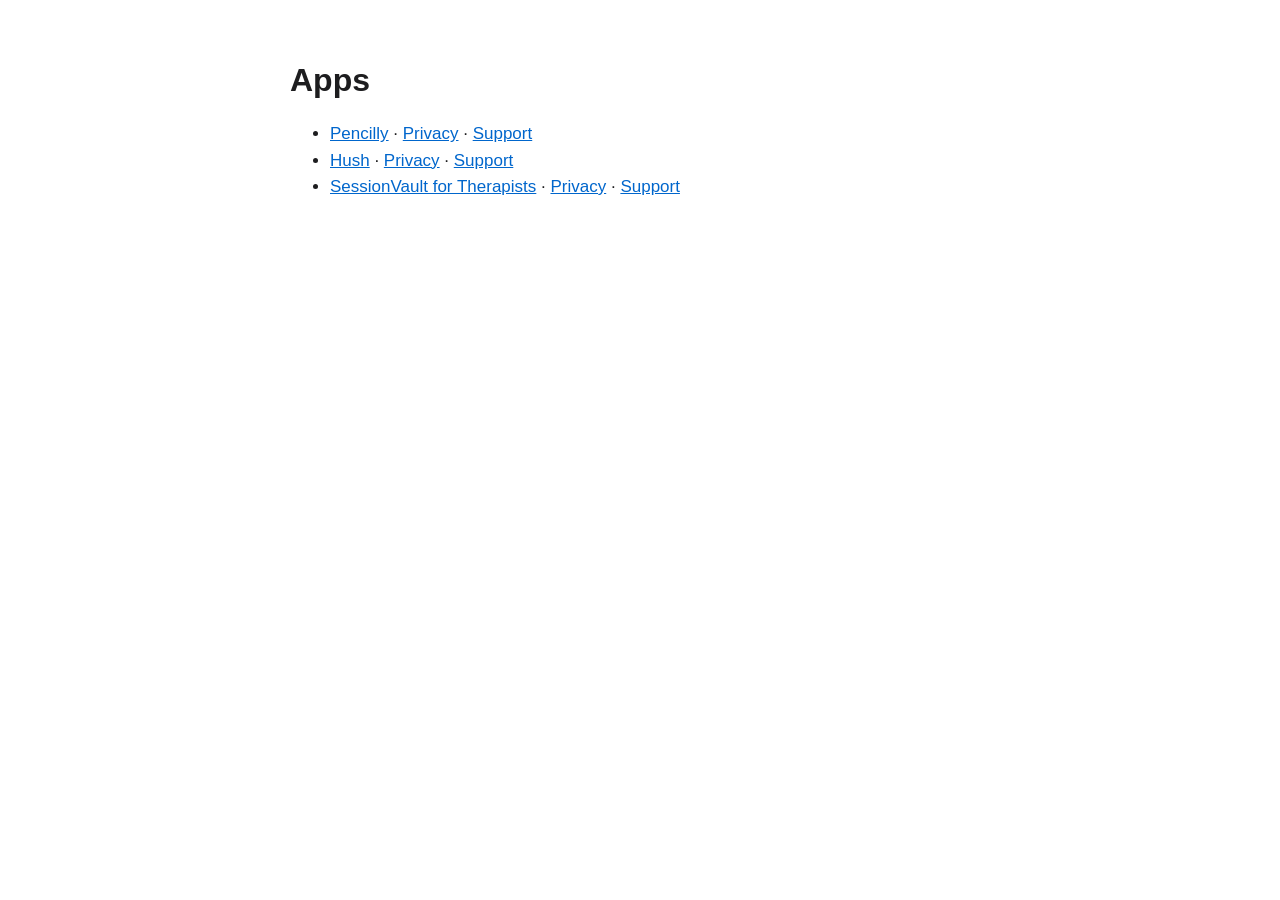
<file: index.html>
<!doctype html>
<html lang="en"><head><meta charset="utf-8"><meta name="viewport" content="width=device-width,initial-scale=1">
<title>rohanjsh apps</title><link rel="stylesheet" href="style.css"></head>
<body><main><h1>Apps</h1>
<ul><li><a href="pencilly/">Pencilly</a> · <a href="pencilly/privacy.html">Privacy</a> · <a href="pencilly/support.html">Support</a></li><li><a href="hush/">Hush</a> · <a href="hush/privacy.html">Privacy</a> · <a href="hush/support.html">Support</a></li><li><a href="sessionvault/">SessionVault for Therapists</a> · <a href="sessionvault/privacy.html">Privacy</a> · <a href="sessionvault/support.html">Support</a></li></ul>
</main></body></html>
</file>
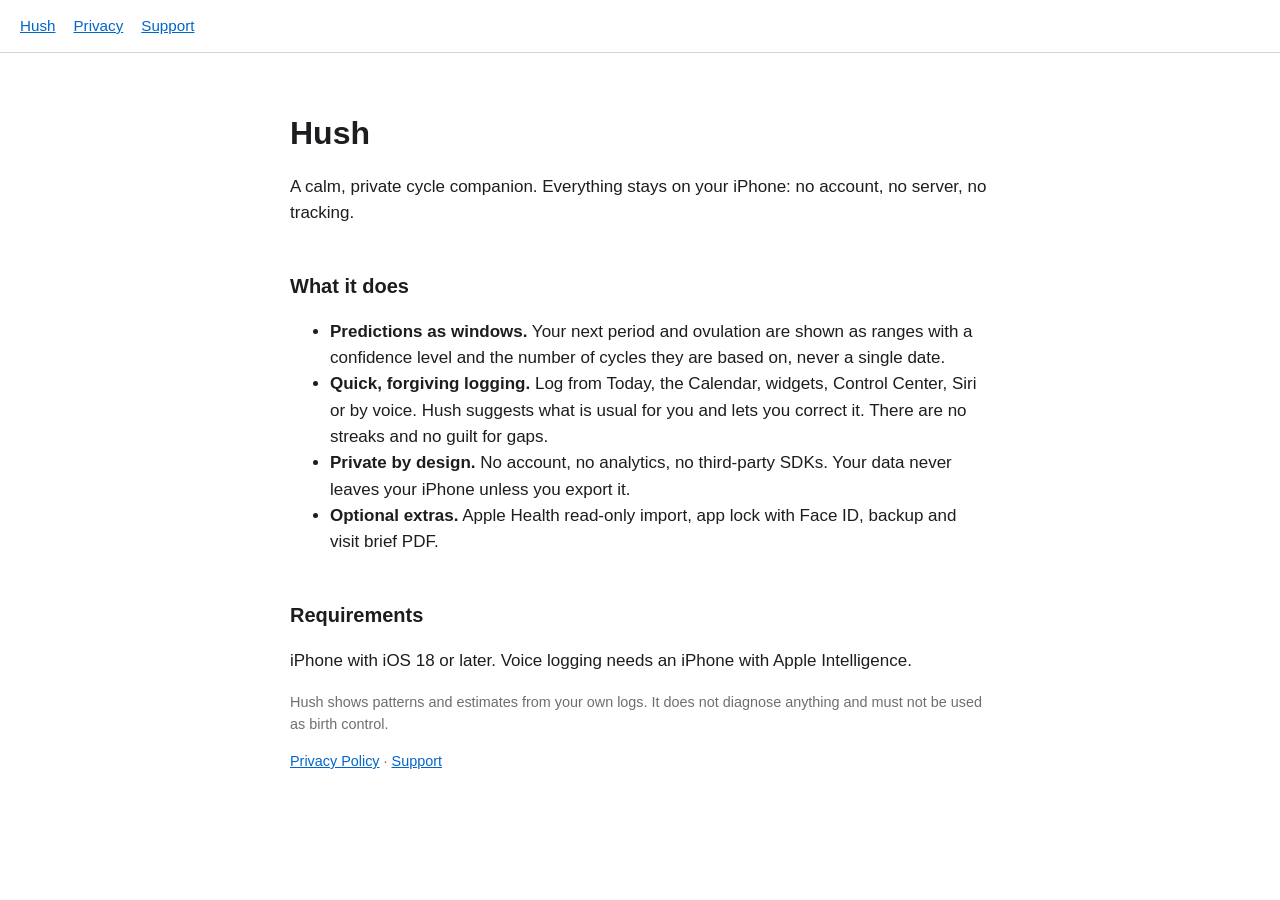
<file: hush/index.html>
<!doctype html>
<html lang="en"><head><meta charset="utf-8"><meta name="viewport" content="width=device-width,initial-scale=1">
<title>Hush: a private cycle companion</title><link rel="stylesheet" href="style.css"></head>
<body><nav><a href="index.html">Hush</a><a href="privacy.html">Privacy</a><a href="support.html">Support</a></nav>
<main>
<h1>Hush</h1>
<p class="lead">A calm, private cycle companion. Everything stays on your iPhone: no account, no server, no tracking.</p>

<h2>What it does</h2>
<ul>
<li><strong>Predictions as windows.</strong> Your next period and ovulation are shown as ranges with a confidence level and the number of cycles they are based on, never a single date.</li>
<li><strong>Quick, forgiving logging.</strong> Log from Today, the Calendar, widgets, Control Center, Siri or by voice. Hush suggests what is usual for you and lets you correct it. There are no streaks and no guilt for gaps.</li>
<li><strong>Private by design.</strong> No account, no analytics, no third-party SDKs. Your data never leaves your iPhone unless you export it.</li>
<li><strong>Optional extras.</strong> Apple Health read-only import, app lock with Face ID, backup and visit brief PDF.</li>
</ul>

<h2>Requirements</h2>
<p>iPhone with iOS 18 or later. Voice logging needs an iPhone with Apple Intelligence.</p>

<p class="muted">Hush shows patterns and estimates from your own logs. It does not diagnose anything and must not be used as birth control.</p>
<p class="muted"><a href="privacy.html">Privacy Policy</a> · <a href="support.html">Support</a></p>
</main></body></html>
</file>
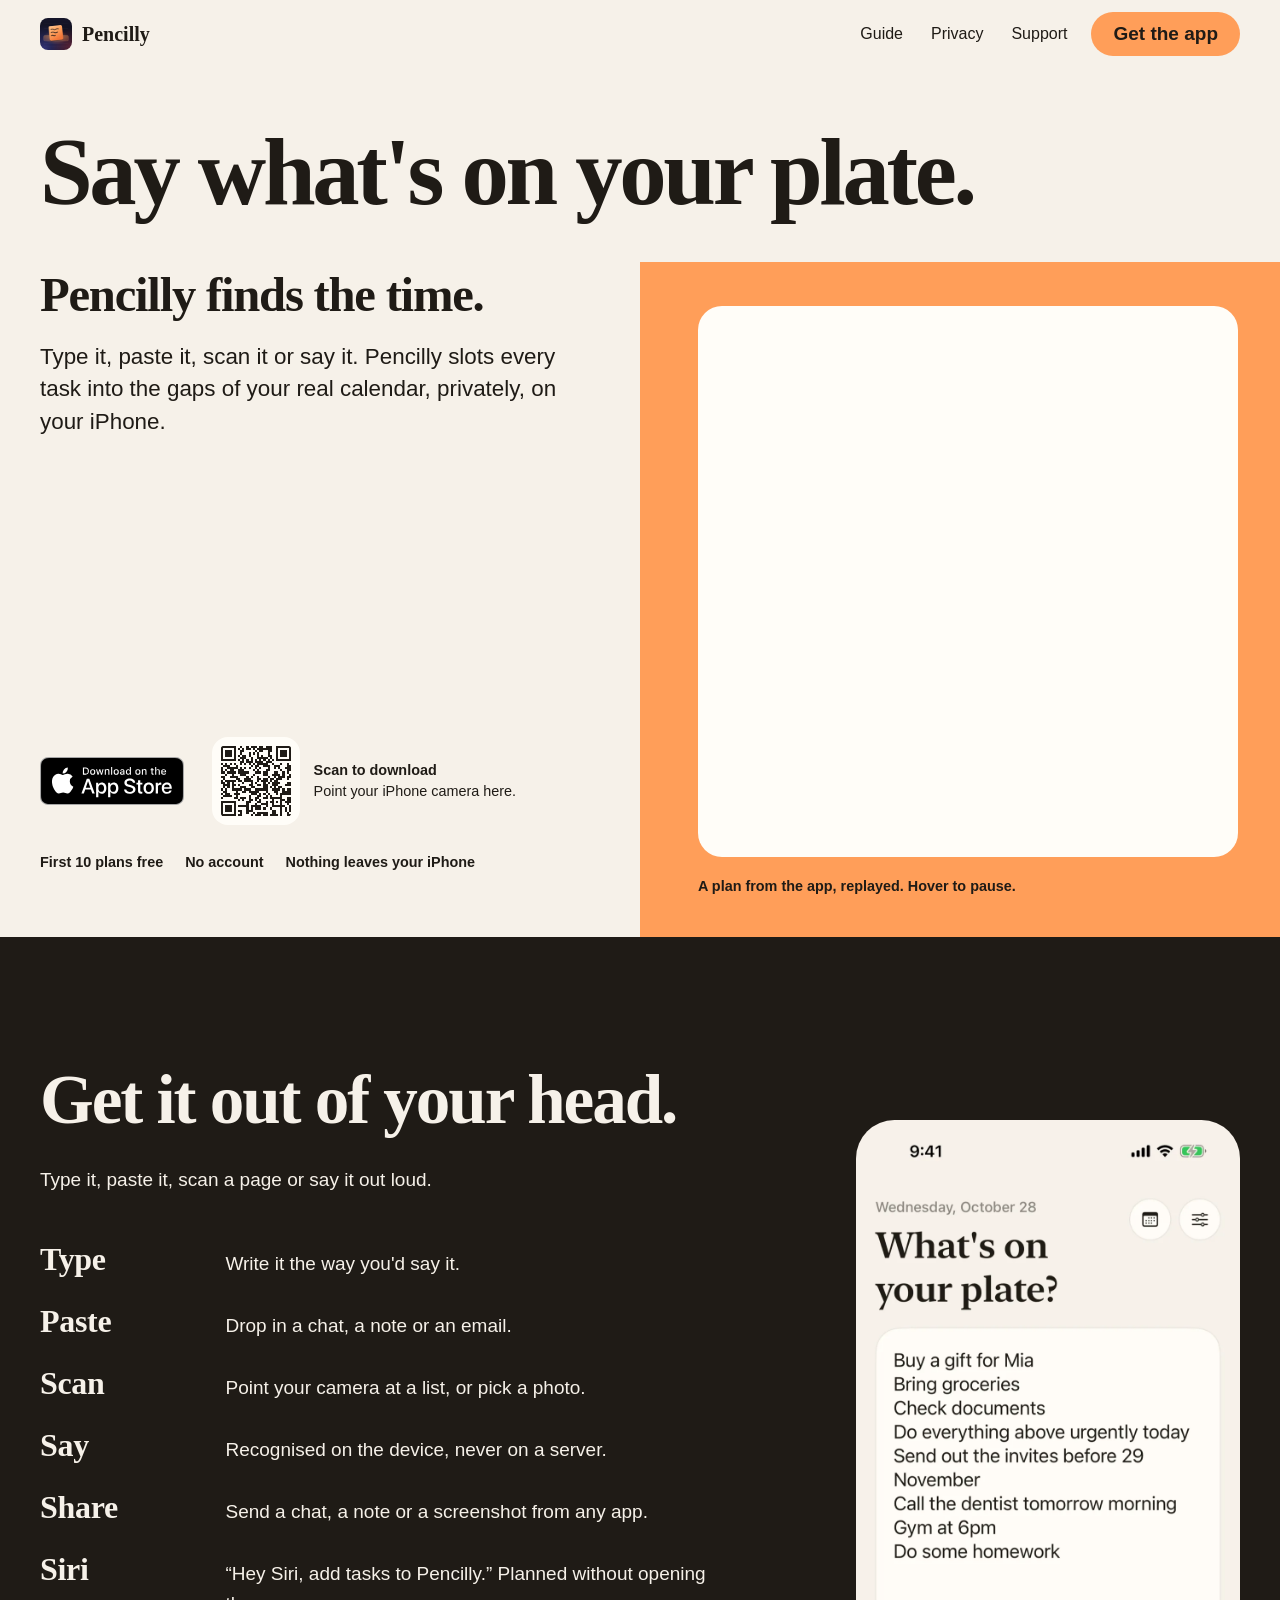
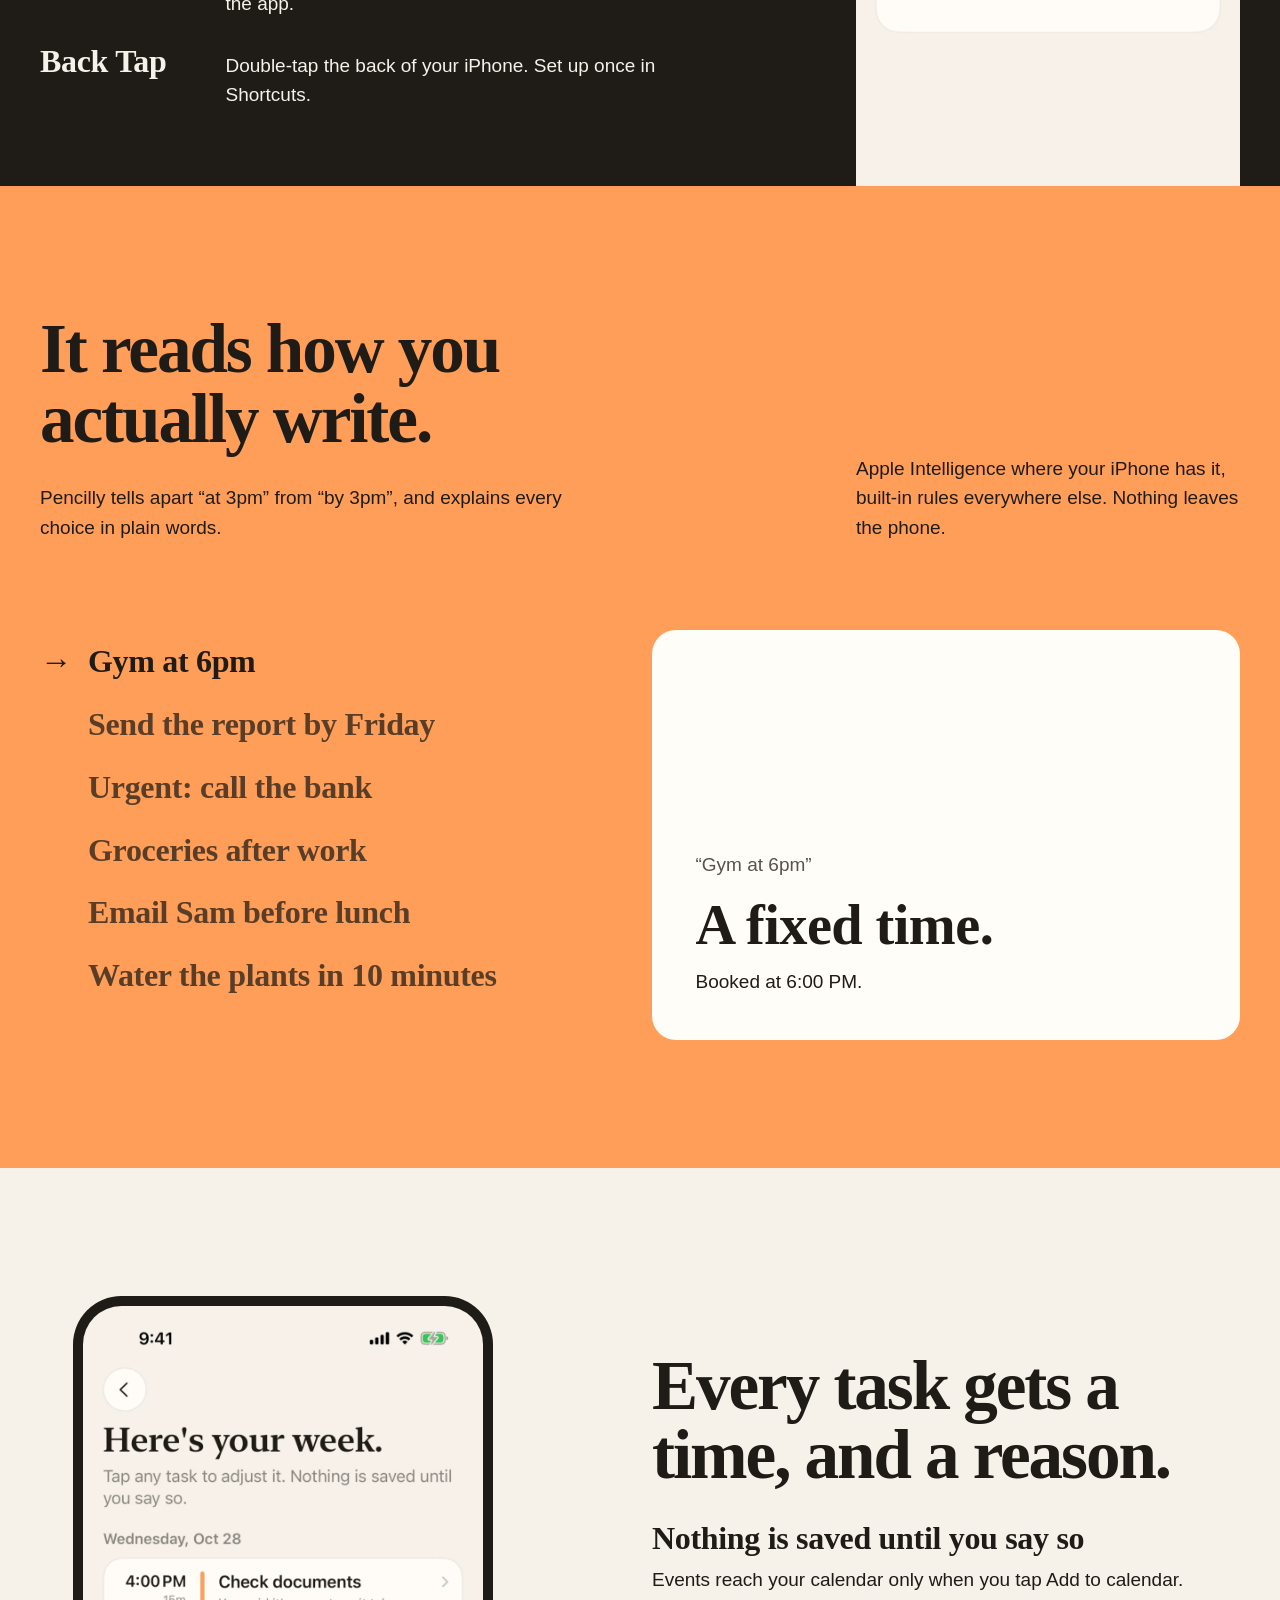
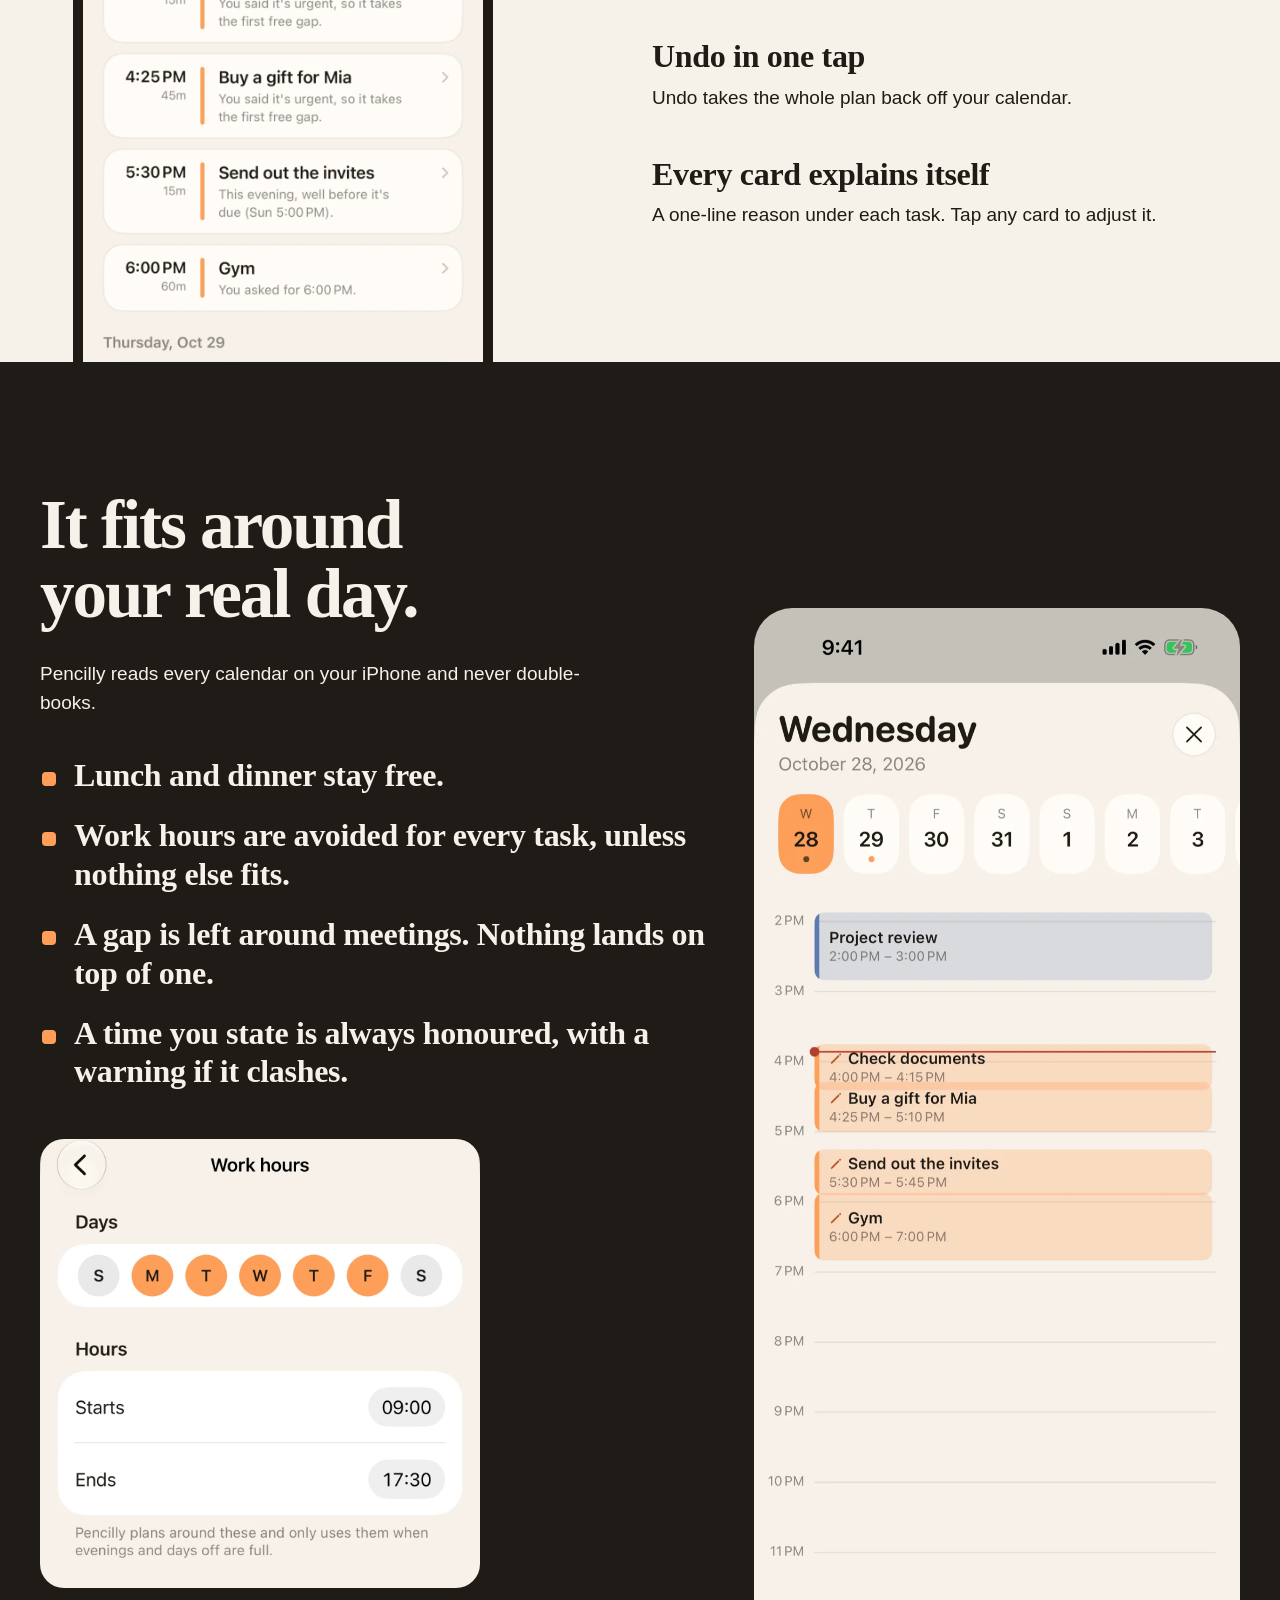
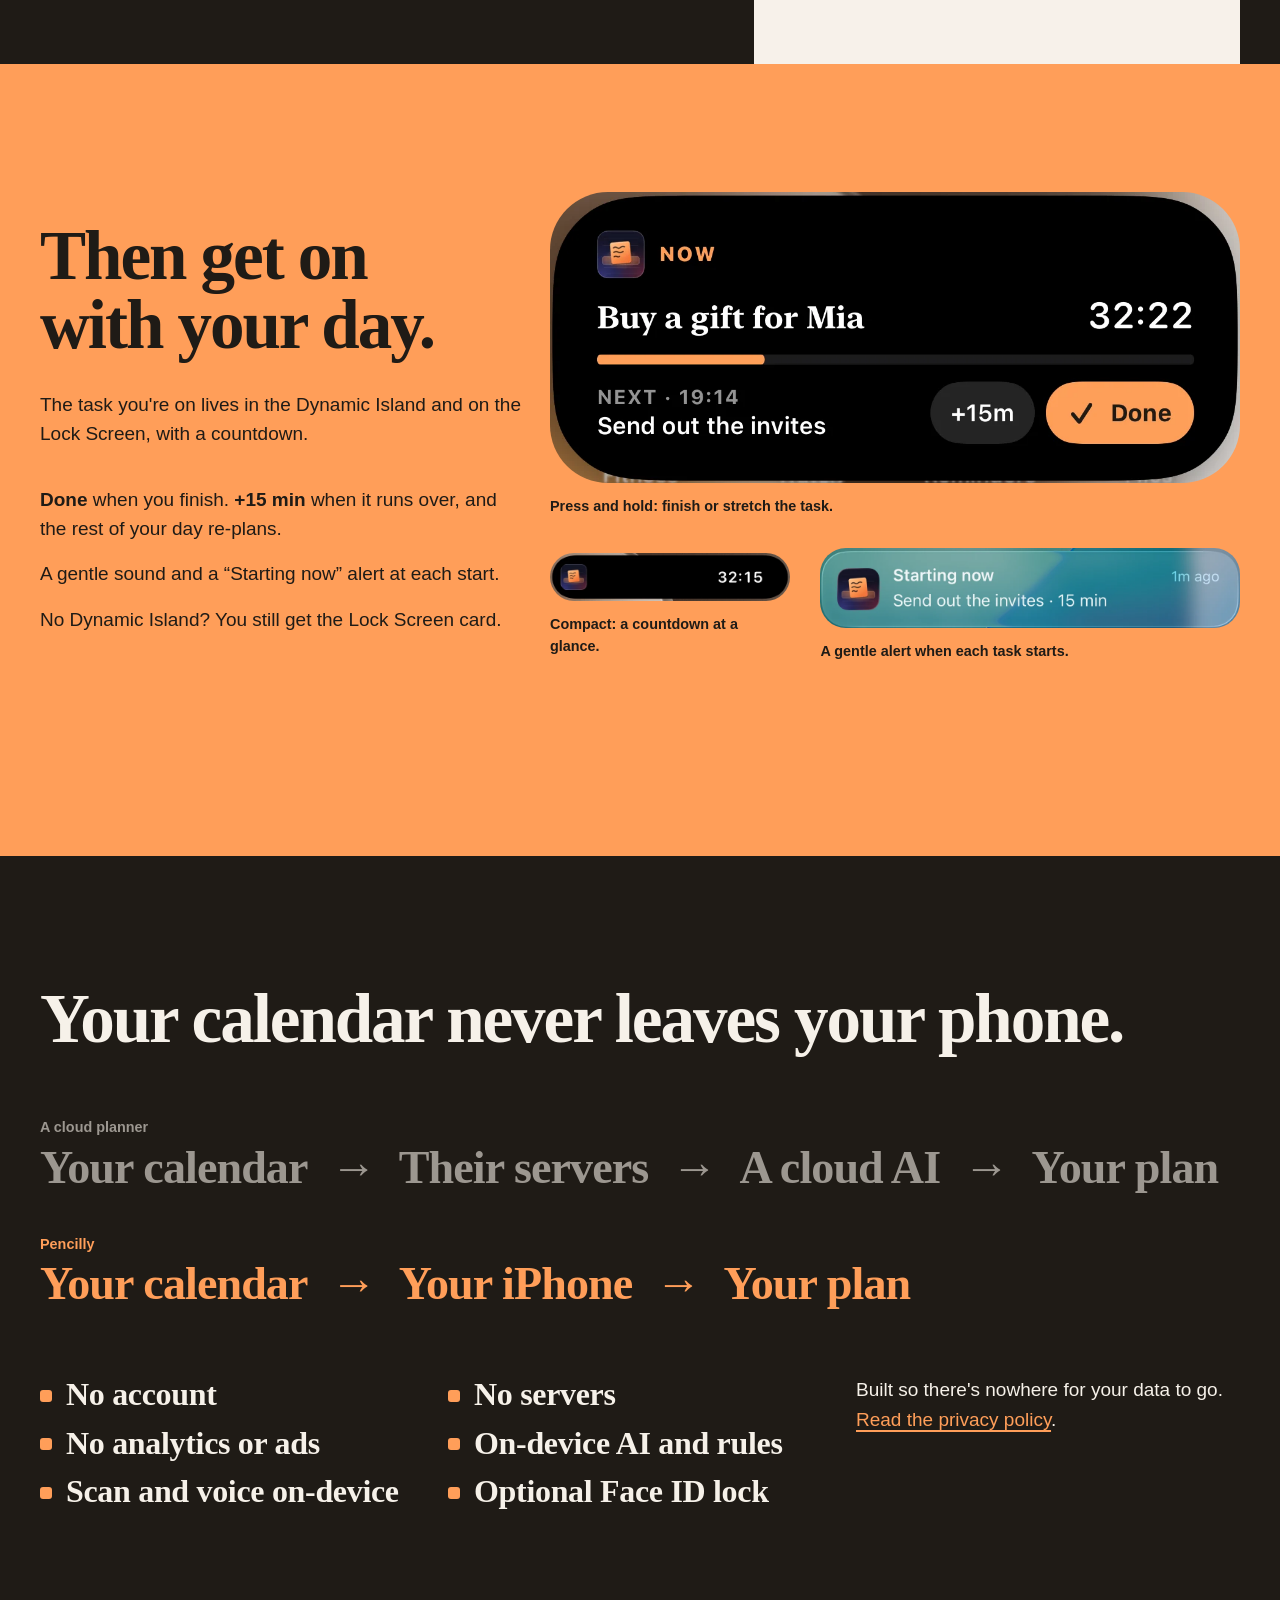
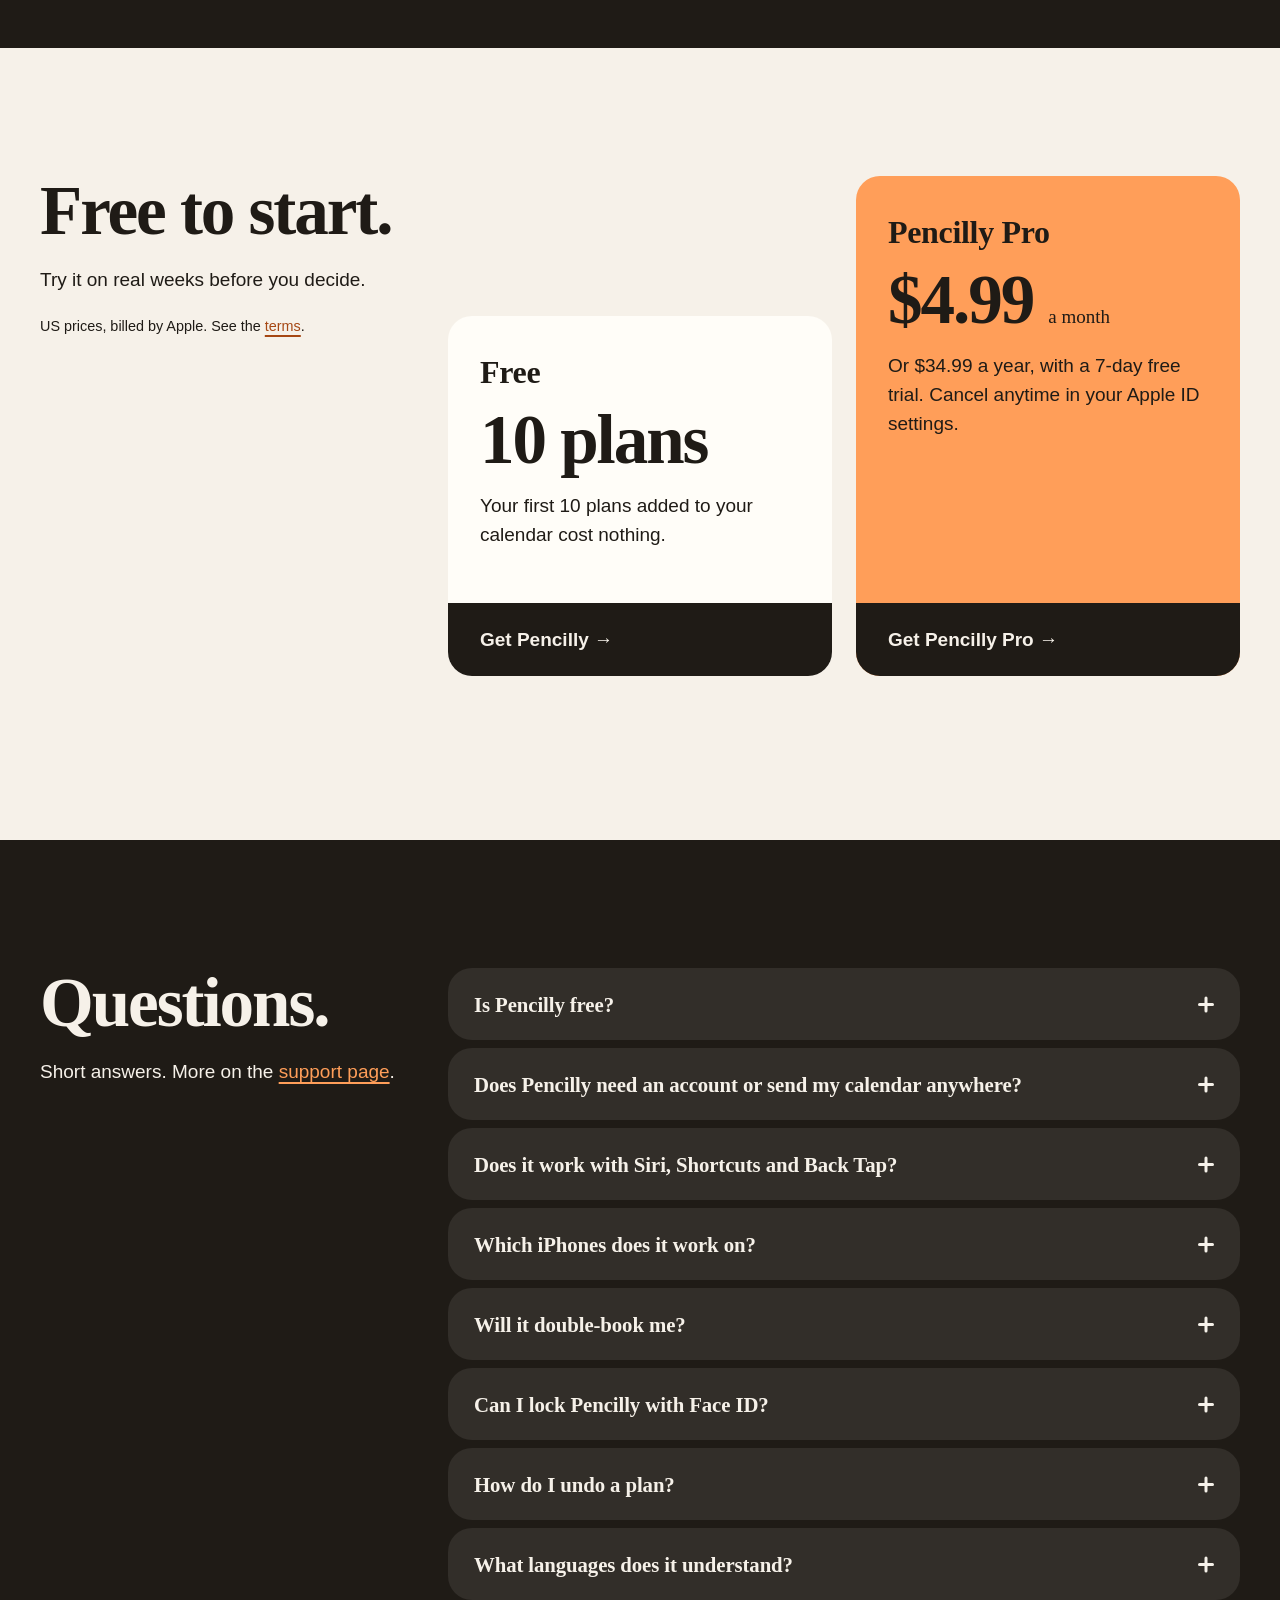
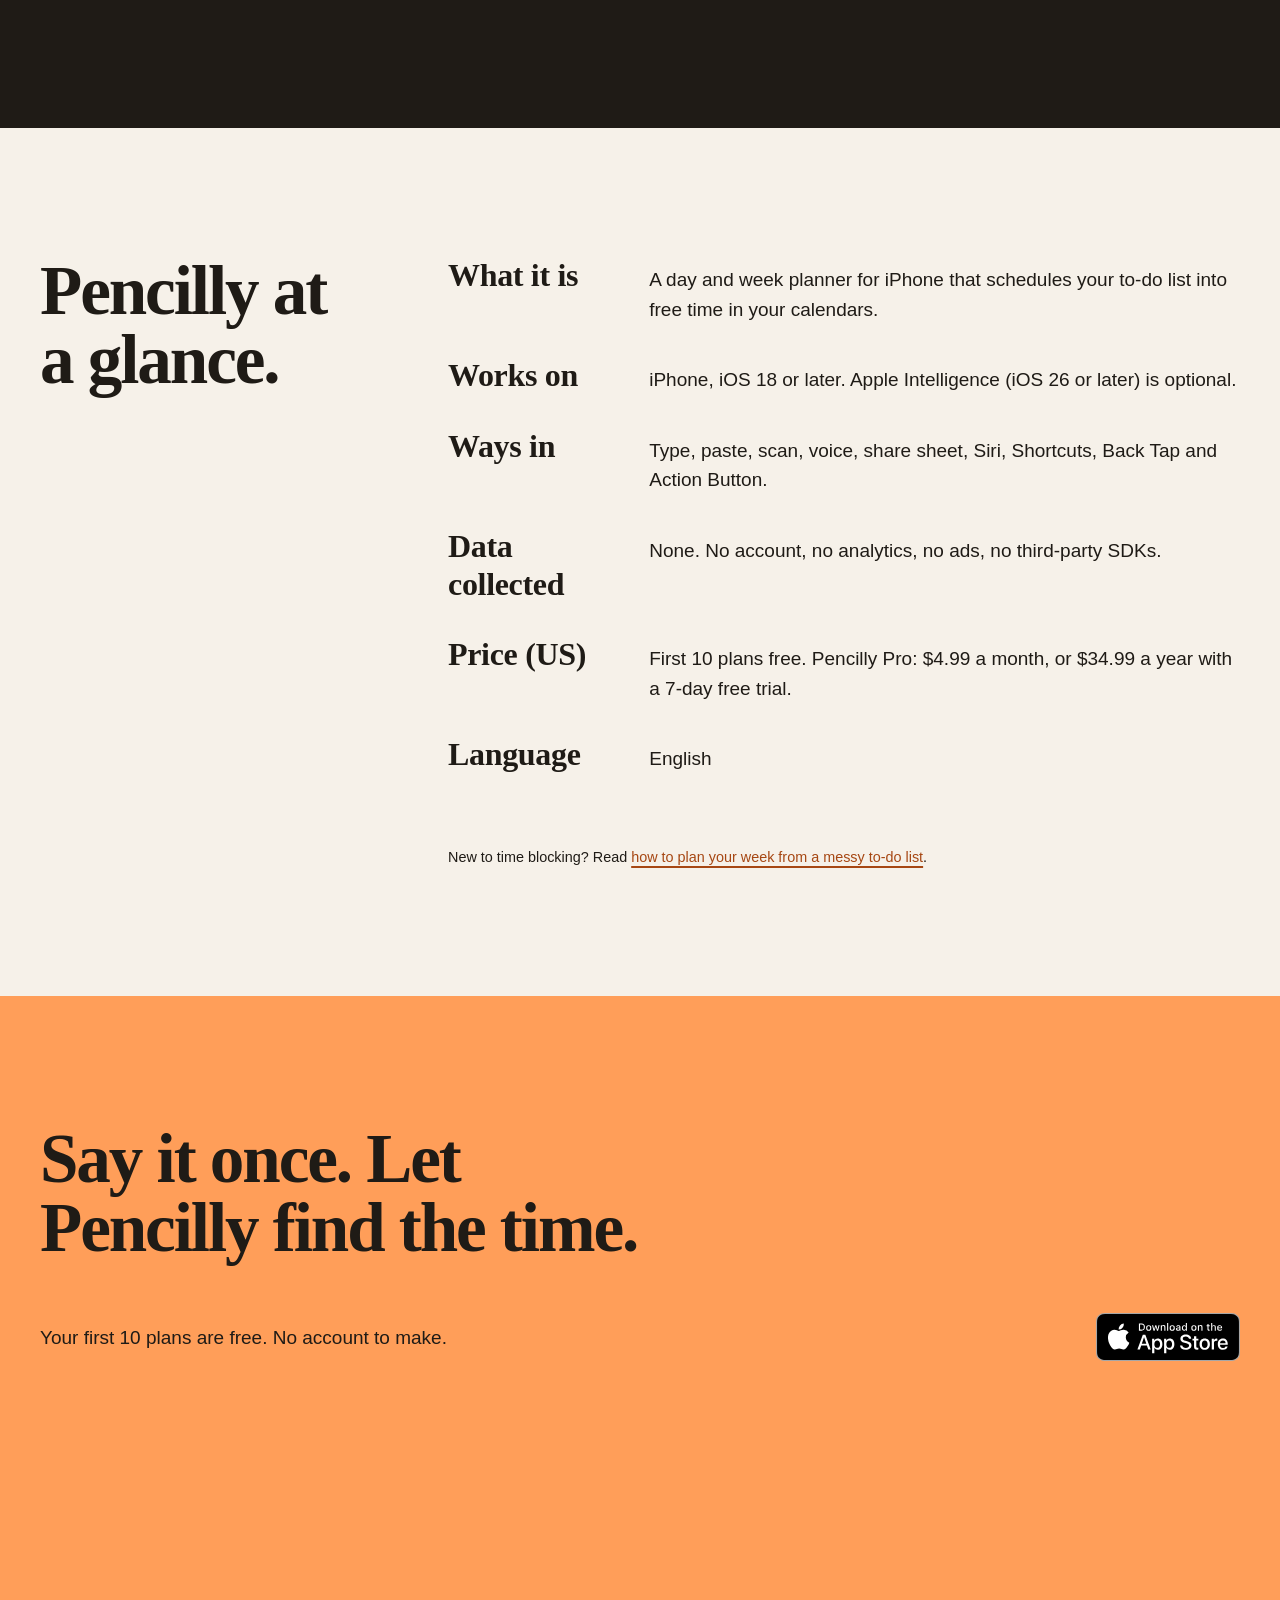
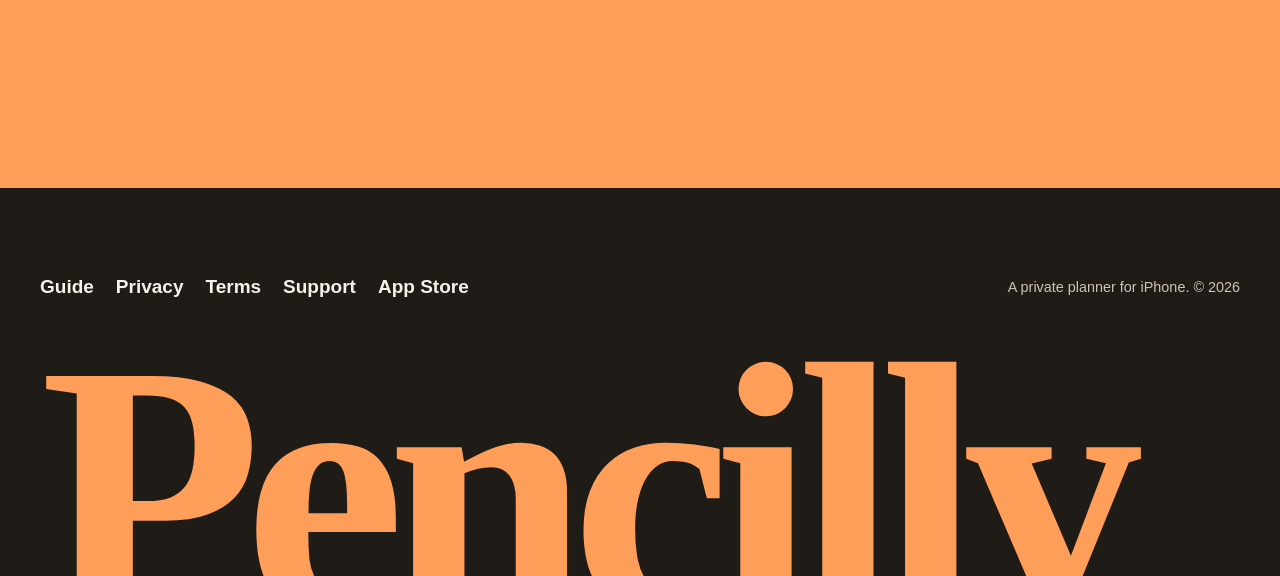
<file: pencilly/index.html>
<!doctype html>
<html lang="en"><head><meta charset="utf-8"><meta name="viewport" content="width=device-width,initial-scale=1">
<title>Pencilly: private iPhone planner that fits tasks around your calendar</title>
<meta name="description" content="Say what's on your plate and Pencilly fits it around your real calendar. Siri, Back Tap, Dynamic Island and Lock Screen built in. No account, no servers. Everything stays on your iPhone.">
<link rel="canonical" href="https://pencilly.rohanjsh.dev/">
<meta name="theme-color" content="#f6f1e9" media="(prefers-color-scheme: light)">
<meta name="theme-color" content="#14110d" media="(prefers-color-scheme: dark)">
<link rel="icon" type="image/png" sizes="48x48" href="favicon-48.png">
<link rel="apple-touch-icon" href="apple-touch-icon.png">
<meta property="og:type" content="website">
<meta property="og:site_name" content="Pencilly">
<meta property="og:title" content="Pencilly: say what's on your plate. It finds the time.">
<meta property="og:description" content="A private iPhone planner that fits every task around your real calendar. Works with Siri, Back Tap, Dynamic Island and the Lock Screen. No account. Nothing leaves your iPhone.">
<meta property="og:url" content="https://pencilly.rohanjsh.dev/">
<meta property="og:image" content="https://pencilly.rohanjsh.dev/og.png">
<meta property="og:image:width" content="1200"><meta property="og:image:height" content="630">
<meta property="og:image:alt" content="Pencilly on iPhone: a typed to-do list and the weekly plan it produced.">
<meta name="twitter:card" content="summary_large_image">
<meta name="twitter:title" content="Pencilly: say what's on your plate. It finds the time.">
<meta name="twitter:description" content="A private iPhone planner with Siri, Back Tap, Dynamic Island and Lock Screen. No account. No servers.">
<meta name="twitter:image" content="https://pencilly.rohanjsh.dev/og.png">
<link rel="stylesheet" href="home.css">
<script type="application/ld+json">
{
  "@context": "https://schema.org",
  "@graph": [
    {
      "@type": "WebSite",
      "@id": "https://pencilly.rohanjsh.dev/#website",
      "url": "https://pencilly.rohanjsh.dev/",
      "name": "Pencilly",
      "inLanguage": "en"
    },
    {
      "@type": "SoftwareApplication",
      "@id": "https://pencilly.rohanjsh.dev/#app",
      "name": "Pencilly",
      "alternateName": "Pencilly: Day Planner",
      "description": "An iPhone app that turns a typed, pasted, scanned or spoken to-do list into a plan that fits around your real calendars. Works with Siri, Shortcuts, Back Tap, Live Activities and the Dynamic Island. No account, no servers; planning happens on the device.",
      "applicationCategory": "ProductivityApplication",
      "operatingSystem": "iOS 18.0 or later",
      "url": "https://pencilly.rohanjsh.dev/",
      "downloadUrl": "https://apps.apple.com/au/app/pencilly-day-planner/id6827095563",
      "installUrl": "https://apps.apple.com/au/app/pencilly-day-planner/id6827095563",
      "image": "https://pencilly.rohanjsh.dev/icon-512.png",
      "screenshot": [
        "https://pencilly.rohanjsh.dev/img/capture.webp",
        "https://pencilly.rohanjsh.dev/img/plan.webp",
        "https://pencilly.rohanjsh.dev/img/calendar.webp"
      ],
      "inLanguage": "en",
      "isAccessibleForFree": true,
      "offers": {
        "@type": "Offer",
        "price": "0",
        "priceCurrency": "USD",
        "url": "https://apps.apple.com/au/app/pencilly-day-planner/id6827095563",
        "description": "Free for the first 10 plans added to your calendar. Pencilly Pro is $4.99 per month, or $34.99 per year with a 7-day free trial (US prices)."
      },
      "featureList": [
        "Type, paste, scan or say your tasks",
        "Add tasks with Siri without opening the app",
        "Back Tap and Action Button through Shortcuts",
        "Share text or screenshots from any app",
        "Live Activities on the Lock Screen and Dynamic Island with Done and +15 min",
        "Reads every calendar on the iPhone and never double-books",
        "Keeps lunch and dinner free and respects work hours",
        "Review the plan before anything is written to the calendar, with one-tap Undo",
        "Optional Face ID lock",
        "No account, no servers, no tracking"
      ]
    },
    {
      "@type": "FAQPage",
      "mainEntity": [
        {
          "@type": "Question",
          "name": "Is Pencilly free?",
          "acceptedAnswer": { "@type": "Answer", "text": "The first 10 plans you add to your calendar are free. After that, Pencilly Pro is $34.99 per year with a 7-day free trial, or $4.99 per month (US prices). You can manage or cancel in your Apple ID subscriptions." }
        },
        {
          "@type": "Question",
          "name": "Does Pencilly need an account or send my calendar anywhere?",
          "acceptedAnswer": { "@type": "Answer", "text": "No. Pencilly has no accounts and no servers. Your calendar, tasks, voice and images stay on your iPhone, and the developer collects no data." }
        },
        {
          "@type": "Question",
          "name": "Does Pencilly work with Siri, Shortcuts and Back Tap?",
          "acceptedAnswer": { "@type": "Answer", "text": "Yes. Pencilly adds Siri phrases and Shortcuts actions: \"Add tasks to Pencilly\" plans and saves tasks without opening the app, \"What's next in Pencilly\" tells you your next task, and \"Plan my week with Pencilly\" opens the app with your list. Set the same actions up once in Shortcuts to run them from Back Tap or the Action Button. Adding tasks by Siri uses Pencilly's built-in rules and needs calendar access already granted." }
        },
        {
          "@type": "Question",
          "name": "Which iPhones does Pencilly work on?",
          "acceptedAnswer": { "@type": "Answer", "text": "Any iPhone running iOS 18 or later. On an iPhone with Apple Intelligence (iOS 26 or later) Pencilly also uses Apple's on-device model to understand messy text; everywhere else, built-in rules do the work." }
        },
        {
          "@type": "Question",
          "name": "Will Pencilly double-book me?",
          "acceptedAnswer": { "@type": "Answer", "text": "No. It reads every calendar on your phone and never overlaps an existing event. It also keeps lunch and dinner free, respects your work hours and leaves a gap around events. If your calendar changes while you review a plan, Pencilly checks again when you tap Add and moves anything that now clashes." }
        },
        {
          "@type": "Question",
          "name": "Can I lock Pencilly with Face ID?",
          "acceptedAnswer": { "@type": "Answer", "text": "Yes. Settings has an optional Face ID lock. It uses your iPhone's own authentication and stores nothing anywhere else." }
        },
        {
          "@type": "Question",
          "name": "How do I undo a plan?",
          "acceptedAnswer": { "@type": "Answer", "text": "Tap Undo right after adding it, or delete the events from the Pencilly calendar in your Calendar app. Nothing is written to your calendar until you tap Add to calendar." }
        },
        {
          "@type": "Question",
          "name": "What languages does Pencilly understand?",
          "acceptedAnswer": { "@type": "Answer", "text": "English only for now." }
        }
      ]
    }
  ]
}
</script>
</head>
<body>
<a class="skip" href="#main">Skip to content</a>
<header class="top"><div class="in bar">
<a class="brand" href="./"><img src="apple-touch-icon.png" width="32" height="32" alt="">Pencilly</a>
<nav aria-label="Main"><a class="hide-s" href="plan-week-from-todo-list">Guide</a><a class="hide-s" href="privacy">Privacy</a><a class="hide-s" href="support">Support</a><a class="btn btn--sm" href="https://apps.apple.com/au/app/pencilly-day-planner/id6827095563" rel="noopener">Get the app</a></nav>
</div></header>

<main id="main">

<section class="hero"><div class="in">
<h1 class="d-xl rise">Say what's on your plate.</h1>
<div class="hero-grid">
<div class="hero-copy">
<p class="state rise d1">Pencilly finds the time.</p>
<p class="lede rise d2">Type it, paste it, scan it or say it. Pencilly slots every task into the gaps of your real calendar, privately, on your iPhone.</p>
<div class="cta-row rise d3">
<a class="store" href="https://apps.apple.com/au/app/pencilly-day-planner/id6827095563" rel="noopener"><picture><source media="(prefers-color-scheme: dark)" srcset="img/app-store-white.svg"><img src="img/app-store-black.svg" width="144" height="48" alt="Download on the App Store"></picture></a>
<div class="qr"><img src="img/qr-app-store.svg" width="88" height="88" alt="QR code that opens Pencilly in the App Store"><p><strong>Scan to download</strong><br>Point your iPhone camera here.</p></div>
</div>
<ul class="assure rise d4"><li>First 10 plans free</li><li>No account</li><li>Nothing leaves your iPhone</li></ul>
</div>
<div class="hero-field">
<div class="demo rise d2" data-ui role="img" aria-label="Animation: a messy to-do list is typed in, Pencilly plans it around an existing Project review meeting, and the plan is added to the calendar.">
<div class="demo-in" aria-hidden="true">
<div class="d-note">
<p class="d-h">What's on your plate?</p>
<div class="d-lines">
<span class="l l0">Buy a gift for Mia</span>
<span class="l l1">Bring groceries</span>
<span class="l l2">Check documents</span>
<span class="l l3">Do everything above urgently today</span>
<span class="l l4">Send out the invites before 29 November</span>
<span class="l l5">Call the dentist tomorrow morning</span>
<span class="l l6">Gym at 6pm</span>
<span class="l l7">Do some homework<span class="caret"></span></span>
</div>
<div class="d-bar"><p class="d-priv"><svg class="lk" width="13" height="14" viewBox="0 0 13 14" aria-hidden="true"><rect x="1.5" y="6" width="10" height="7" rx="2" fill="currentColor"/><path d="M4 6V4.4a2.5 2.5 0 015 0V6" fill="none" stroke="currentColor" stroke-width="1.6"/></svg>Private. Stays on this iPhone.</p><span class="d-btn d-plan">Plan it &#8594;</span></div>
</div>
<div class="d-day">
<div class="d-head"><p class="d-h">Here's your week.</p><p class="d-sub">Wednesday, Oct 28 &middot; fits around your day</p></div>
<div class="pc pc--ext pcx"><span class="t">2:00 PM<small>1h</small></span><div><b>Project review</b><i>Already on your calendar</i></div></div>
<div class="pc pc1"><span class="t">4:00 PM<small>15m</small></span><div><b>Check documents</b><i>You said it's urgent, so it takes the first free gap.</i></div></div>
<div class="pc pc2"><span class="t">4:25 PM<small>45m</small></span><div><b>Buy a gift for Mia</b><i>You said it's urgent, so it takes the first free gap.</i></div></div>
<div class="pc pc3"><span class="t">5:30 PM<small>15m</small></span><div><b>Send out the invites</b><i>This evening, well before it's due (Sun 5:00 PM).</i></div></div>
<div class="pc pc4"><span class="t">6:00 PM<small>60m</small></span><div><b>Gym</b><i>You asked for 6:00 PM.</i></div></div>
<div class="d-foot"><span class="d-btn d-add">Add to calendar</span><span class="d-btn d-set">You're set</span></div>
</div>
</div>
</div>
<p class="demo-cap">A plan from the app, replayed.<span class="hov"> Hover to pause.</span></p>
</div>
</div>
</div></section>

<section class="ch ch--ink ch--crop" id="capture" aria-labelledby="h-capture"><div class="in g">
<div class="c-copy">
<h2 class="d-l rv" id="h-capture">Get it out of your head.</h2>
<p class="lead rv">Type it, paste it, scan a page or say it out loud.</p>
<dl class="ways">
<div class="rv"><dt>Type</dt><dd>Write it the way you'd say it.</dd></div>
<div class="rv"><dt>Paste</dt><dd>Drop in a chat, a note or an email.</dd></div>
<div class="rv"><dt>Scan</dt><dd>Point your camera at a list, or pick a photo.</dd></div>
<div class="rv"><dt>Say</dt><dd>Recognised on the device, never on a server.</dd></div>
<div class="rv"><dt>Share</dt><dd>Send a chat, a note or a screenshot from any app.</dd></div>
<div class="rv"><dt>Siri</dt><dd>“Hey Siri, add tasks to Pencilly.” Planned without opening the app.</dd></div>
<div class="rv"><dt>Back Tap</dt><dd>Double-tap the back of your iPhone. Set up once in Shortcuts.</dd></div>
</dl>
</div>
<div class="c-shot"><div class="crop shot-rise"><img src="img/capture.webp" width="900" height="1956" alt="Pencilly's first screen: What's on your plate? with a messy to-do list typed in, scan and microphone buttons, and a Plan it button." loading="lazy" decoding="async"></div></div>
</div></section>

<section class="ch ch--ember" id="understand" aria-labelledby="h-understand"><div class="in g">
<div class="c-copy">
<h2 class="d-l rv" id="h-understand">It reads how you actually write.</h2>
<p class="lead rv">Pencilly tells apart “at 3pm” from “by 3pm”, and explains every choice in plain words.</p>
</div>
<div class="c-side">
<p class="lead rv">Apple Intelligence where your iPhone has it, built-in rules everywhere else. Nothing leaves the phone.</p>
</div>
<div class="reader rv">
<input class="vh" type="radio" name="phrase" id="ph1" checked aria-label="Gym at 6pm">
<input class="vh" type="radio" name="phrase" id="ph2" aria-label="Send the report by Friday">
<input class="vh" type="radio" name="phrase" id="ph3" aria-label="Urgent: call the bank">
<input class="vh" type="radio" name="phrase" id="ph4" aria-label="Groceries after work">
<input class="vh" type="radio" name="phrase" id="ph5" aria-label="Email Sam before lunch">
<input class="vh" type="radio" name="phrase" id="ph6" aria-label="Water the plants in 10 minutes">
<div class="phrases" role="group" aria-label="Example phrases">
<label for="ph1">Gym at 6pm</label>
<label for="ph2">Send the report by Friday</label>
<label for="ph3">Urgent: call the bank</label>
<label for="ph4">Groceries after work</label>
<label for="ph5">Email Sam before lunch</label>
<label for="ph6">Water the plants in 10 minutes</label>
</div>
<div class="reading" data-ui aria-live="polite">
<div class="r r1"><p class="r-q">“Gym at 6pm”</p><p class="r-k">A fixed time.</p><p class="r-a">Booked at 6:00 PM.</p></div>
<div class="r r2"><p class="r-q">“Send the report by Friday”</p><p class="r-k">A deadline.</p><p class="r-a">It goes in well before.</p></div>
<div class="r r3"><p class="r-q">“Urgent: call the bank”</p><p class="r-k">Urgent.</p><p class="r-a">Takes the first free gap.</p></div>
<div class="r r4"><p class="r-q">“Groceries after work”</p><p class="r-k">After work.</p><p class="r-a">Waits until your workday ends.</p></div>
<div class="r r5"><p class="r-q">“Email Sam before lunch”</p><p class="r-k">Before lunch.</p><p class="r-a">Done before your lunch break.</p></div>
<div class="r r6"><p class="r-q">“Water the plants in 10 minutes”</p><p class="r-k">A start time.</p><p class="r-a">Starts then.</p></div>
</div>
</div>
</div></section>

<section class="ch ch--paper ch--crop" id="tasks" aria-labelledby="h-tasks"><div class="in g g--rev">
<div class="c-shot"><div class="crop shot-rise"><img src="img/plan.webp" width="900" height="1956" alt="Here's your week: tasks like Check documents at 4:00 PM, Buy a gift for Mia at 4:25 PM and Gym at 6:00 PM, each with a one-line reason, and an Add to calendar button." loading="lazy" decoding="async"></div></div>
<div class="c-copy">
<h2 class="d-l rv" id="h-tasks">Every task gets a time, and a reason.</h2>
<div class="trio">
<div class="rv"><h3>Nothing is saved until you say so</h3><p>Events reach your calendar only when you tap Add to calendar.</p></div>
<div class="rv"><h3>Undo in one tap</h3><p>Undo takes the whole plan back off your calendar.</p></div>
<div class="rv"><h3>Every card explains itself</h3><p>A one-line reason under each task. Tap any card to adjust it.</p></div>
</div>
</div>
</div></section>

<section class="ch ch--ink ch--crop" id="calendar" aria-labelledby="h-calendar"><div class="in g">
<div class="c-copy">
<h2 class="d-l rv" id="h-calendar">It fits around your real day.</h2>
<p class="lead rv">Pencilly reads every calendar on your iPhone and never double-books.</p>
<ul class="rules">
<li class="rv">Lunch and dinner stay free.</li>
<li class="rv">Work hours are avoided for every task, unless nothing else fits.</li>
<li class="rv">A gap is left around meetings. Nothing lands on top of one.</li>
<li class="rv">A time you state is always honoured, with a warning if it clashes.</li>
</ul>
<img class="wide rv" src="img/work-hours.webp" width="1206" height="1230" alt="Pencilly's Work hours settings: work days Monday to Friday highlighted, starting at 09:00 and ending at 17:30, with a note that Pencilly plans around these hours." loading="lazy" decoding="async">
</div>
<div class="c-shot"><div class="crop shot-rise"><img src="img/calendar.webp" width="900" height="1956" alt="The day view for Wednesday, October 28: a Project review meeting from 2 to 3 PM and Pencilly's tasks placed in free time after it." loading="lazy" decoding="async"></div></div>
</div></section>

<section class="ch ch--ember" id="island" aria-labelledby="h-island"><div class="in g g--island">
<div class="c-copy">
<h2 class="d-l rv" id="h-island">Then get on with your day.</h2>
<p class="lead rv">The task you're on lives in the Dynamic Island and on the Lock Screen, with a countdown.</p>
<ul class="plain">
<li class="rv"><strong>Done</strong> when you finish. <strong>+15 min</strong> when it runs over, and the rest of your day re-plans.</li>
<li class="rv">A gentle sound and a “Starting now” alert at each start.</li>
<li class="rv">No Dynamic Island? You still get the Lock Screen card.</li>
</ul>
</div>
<div class="c-stage depth">
<figure class="rv"><img class="open" src="img/island-open.webp" width="1130" height="476" alt="The expanded Dynamic Island: Now, Buy a gift for Mia, a countdown, a progress bar, the next task, and +15m and Done buttons." loading="lazy" decoding="async"><figcaption>Press and hold: finish or stretch the task.</figcaption></figure>
<div class="pair">
<figure class="rv"><img class="pill" src="img/island-pill.webp" width="606" height="122" alt="The compact Dynamic Island: the Pencilly icon on the left and a countdown timer on the right." loading="lazy" decoding="async"><figcaption>Compact: a countdown at a glance.</figcaption></figure>
<figure class="rv"><img class="alert" src="img/start-alert.webp" width="1130" height="216" alt="A Starting now notification from Pencilly: Send out the invites, 15 min." loading="lazy" decoding="async"><figcaption>A gentle alert when each task starts.</figcaption></figure>
</div>
</div>
</div></section>

<section class="ch ch--ink" id="privacy" aria-labelledby="h-privacy"><div class="in">
<h2 class="d-l rv" id="h-privacy">Your calendar never leaves your phone.</h2>
<div class="flow">
<p class="flow-row flow-row--them rv"><span class="flow-label">A cloud planner</span> Your calendar <span class="go" aria-hidden="true">→</span> Their servers <span class="go" aria-hidden="true">→</span> A cloud AI <span class="go" aria-hidden="true">→</span> Your plan</p>
<p class="flow-row flow-row--us rv"><span class="flow-label">Pencilly</span> Your calendar <span class="go" aria-hidden="true">→</span> Your iPhone <span class="go" aria-hidden="true">→</span> Your plan</p>
</div>
<div class="g g--priv">
<ul class="nos">
<li class="rv">No account</li><li class="rv">No servers</li><li class="rv">No analytics or ads</li><li class="rv">On-device AI and rules</li><li class="rv">Scan and voice on-device</li><li class="rv">Optional Face ID lock</li>
</ul>
<p class="lead rv">Built so there's nowhere for your data to go. <a href="privacy">Read the privacy policy</a>.</p>
</div>
</div></section>

<section class="ch ch--paper" id="pricing" aria-labelledby="h-pricing"><div class="in g g--price">
<div class="p-head">
<h2 class="d-l rv" id="h-pricing">Free to start.</h2>
<p class="lead rv">Try it on real weeks before you decide.</p>
<p class="small rv">US prices, billed by Apple. See the <a href="terms">terms</a>.</p>
</div>
<div class="tile tile--free rv">
<div class="t-body"><h3>Free</h3><p class="price">10 plans</p><p>Your first 10 plans added to your calendar cost nothing.</p></div>
<a class="t-btn" href="https://apps.apple.com/au/app/pencilly-day-planner/id6827095563" rel="noopener">Get Pencilly</a>
</div>
<div class="tile tile--pro rv">
<div class="t-body"><h3>Pencilly Pro</h3><p class="price">$4.99 <small>a month</small></p><p>Or $34.99 a year, with a 7-day free trial. Cancel anytime in your Apple ID settings.</p></div>
<a class="t-btn" href="https://apps.apple.com/au/app/pencilly-day-planner/id6827095563" rel="noopener">Get Pencilly Pro</a>
</div>
</div></section>

<section class="ch ch--ink" id="faq" aria-labelledby="h-faq"><div class="in g g--faq">
<div class="f-head"><h2 class="d-l rv" id="h-faq">Questions.</h2><p class="lead rv">Short answers. More on the <a href="support">support page</a>.</p></div>
<div class="f-list">
<details name="faq"><summary>Is Pencilly free?</summary><p>The first 10 plans you add to your calendar are free. After that, Pencilly Pro is $4.99 a month, or $34.99 a year with a 7-day free trial (US prices). Manage or cancel in your Apple ID subscriptions.</p></details>
<details name="faq"><summary>Does Pencilly need an account or send my calendar anywhere?</summary><p>No. There are no accounts and no servers. Your calendar, tasks, voice and images stay on your iPhone, and the developer collects no data. Read the <a href="privacy">privacy policy</a>.</p></details>
<details name="faq"><summary>Does it work with Siri, Shortcuts and Back Tap?</summary><p>Yes. Pencilly adds Siri phrases and Shortcuts actions: "Add tasks to Pencilly" plans and saves tasks without opening the app, "What's next in Pencilly" tells you your next task, and "Plan my week with Pencilly" opens the app with your list. Set the same actions up once in Shortcuts to run them from Back Tap or the Action Button. Adding tasks by Siri uses Pencilly's built-in rules and needs calendar access already granted.</p></details>
<details name="faq"><summary>Which iPhones does it work on?</summary><p>Any iPhone running iOS 18 or later. On an iPhone with Apple Intelligence (iOS 26 or later) Pencilly also uses Apple's on-device model to understand messy text; everywhere else, built-in rules do the work.</p></details>
<details name="faq"><summary>Will it double-book me?</summary><p>No. It never overlaps an existing event, keeps lunch and dinner free, respects your work hours and leaves a gap around events. If your calendar changes while you review a plan, Pencilly checks again when you tap Add and moves anything that now clashes.</p></details>
<details name="faq"><summary>Can I lock Pencilly with Face ID?</summary><p>Yes. Settings has an optional Face ID lock. It uses your iPhone's own authentication and stores nothing anywhere else.</p></details>
<details name="faq"><summary>How do I undo a plan?</summary><p>Tap Undo right after adding it, or delete the events from the "Pencilly" calendar in your Calendar app. Nothing is written until you tap Add to calendar.</p></details>
<details name="faq"><summary>What languages does it understand?</summary><p>English only for now.</p></details>
</div>
</div></section>

<section class="ch ch--paper" id="facts" aria-labelledby="h-facts"><div class="in g g--facts">
<h2 class="d-m rv" id="h-facts">Pencilly at a glance.</h2>
<dl class="facts">
<div class="rv"><dt>What it is</dt><dd>A day and week planner for iPhone that schedules your to-do list into free time in your calendars.</dd></div>
<div class="rv"><dt>Works on</dt><dd>iPhone, iOS 18 or later. Apple Intelligence (iOS 26 or later) is optional.</dd></div>
<div class="rv"><dt>Ways in</dt><dd>Type, paste, scan, voice, share sheet, Siri, Shortcuts, Back Tap and Action Button.</dd></div>
<div class="rv"><dt>Data collected</dt><dd>None. No account, no analytics, no ads, no third-party SDKs.</dd></div>
<div class="rv"><dt>Price (US)</dt><dd>First 10 plans free. Pencilly Pro: $4.99 a month, or $34.99 a year with a 7-day free trial.</dd></div>
<div class="rv"><dt>Language</dt><dd>English</dd></div>
</dl>
<p class="small rv f-note">New to time blocking? Read <a href="plan-week-from-todo-list">how to plan your week from a messy to-do list</a>.</p>
</div></section>

<section class="ch ch--ember closer" aria-labelledby="h-closer"><div class="in">
<h2 class="d-l rv" id="h-closer">Say it once. Let Pencilly find the time.</h2>
<div class="closer-row">
<p class="lead rv">Your first 10 plans are free. No account to make.</p>
<p class="get rv"><a class="store" href="https://apps.apple.com/au/app/pencilly-day-planner/id6827095563" rel="noopener"><picture><source media="(prefers-color-scheme: dark)" srcset="img/app-store-white.svg"><img src="img/app-store-black.svg" width="144" height="48" alt="Download on the App Store" loading="lazy"></picture></a></p>
</div>
</div></section>

</main>

<footer class="foot"><div class="in">
<div class="foot-row">
<nav aria-label="Footer"><a href="plan-week-from-todo-list">Guide</a><a href="privacy">Privacy</a><a href="terms">Terms</a><a href="support">Support</a><a href="https://apps.apple.com/au/app/pencilly-day-planner/id6827095563" rel="noopener">App Store</a></nav>
<p>A private planner for iPhone. © 2026</p>
</div>
<p class="mark" aria-hidden="true">Pencilly</p>
</div></footer>
</body></html>
</file>
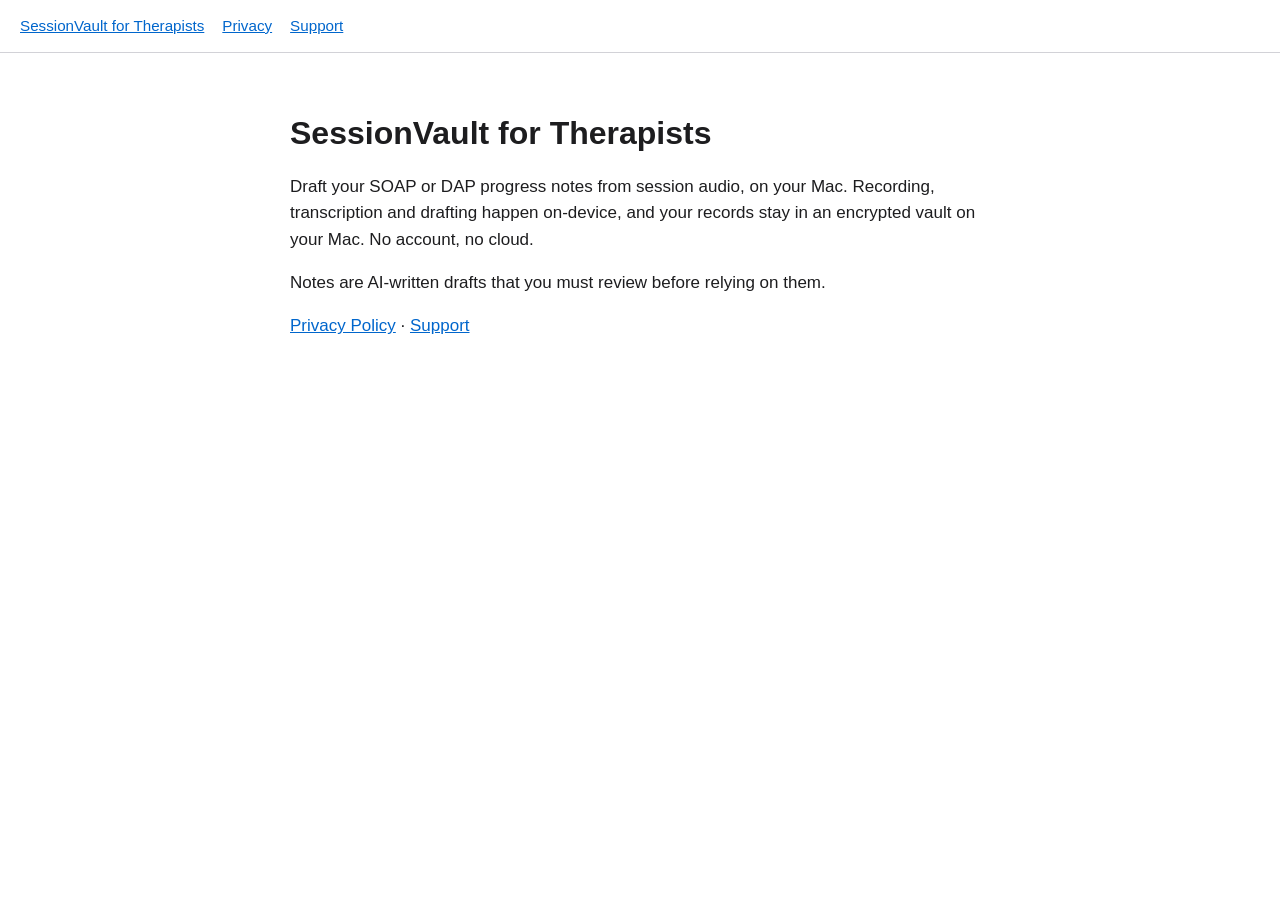
<file: sessionvault/index.html>
<!doctype html>
<html lang="en"><head><meta charset="utf-8"><meta name="viewport" content="width=device-width,initial-scale=1">
<title>SessionVault for Therapists</title><link rel="stylesheet" href="style.css"></head>
<body><nav><a href="index.html">SessionVault for Therapists</a><a href="privacy.html">Privacy</a><a href="support.html">Support</a></nav>
<main><h1>SessionVault for Therapists</h1>
<p>Draft your SOAP or DAP progress notes from session audio, on your Mac. Recording, transcription and drafting happen on-device, and your records stay in an encrypted vault on your Mac. No account, no cloud.</p>
<p>Notes are AI-written drafts that you must review before relying on them.</p>
<p><a href="privacy.html">Privacy Policy</a> · <a href="support.html">Support</a></p></main></body></html>
</file>
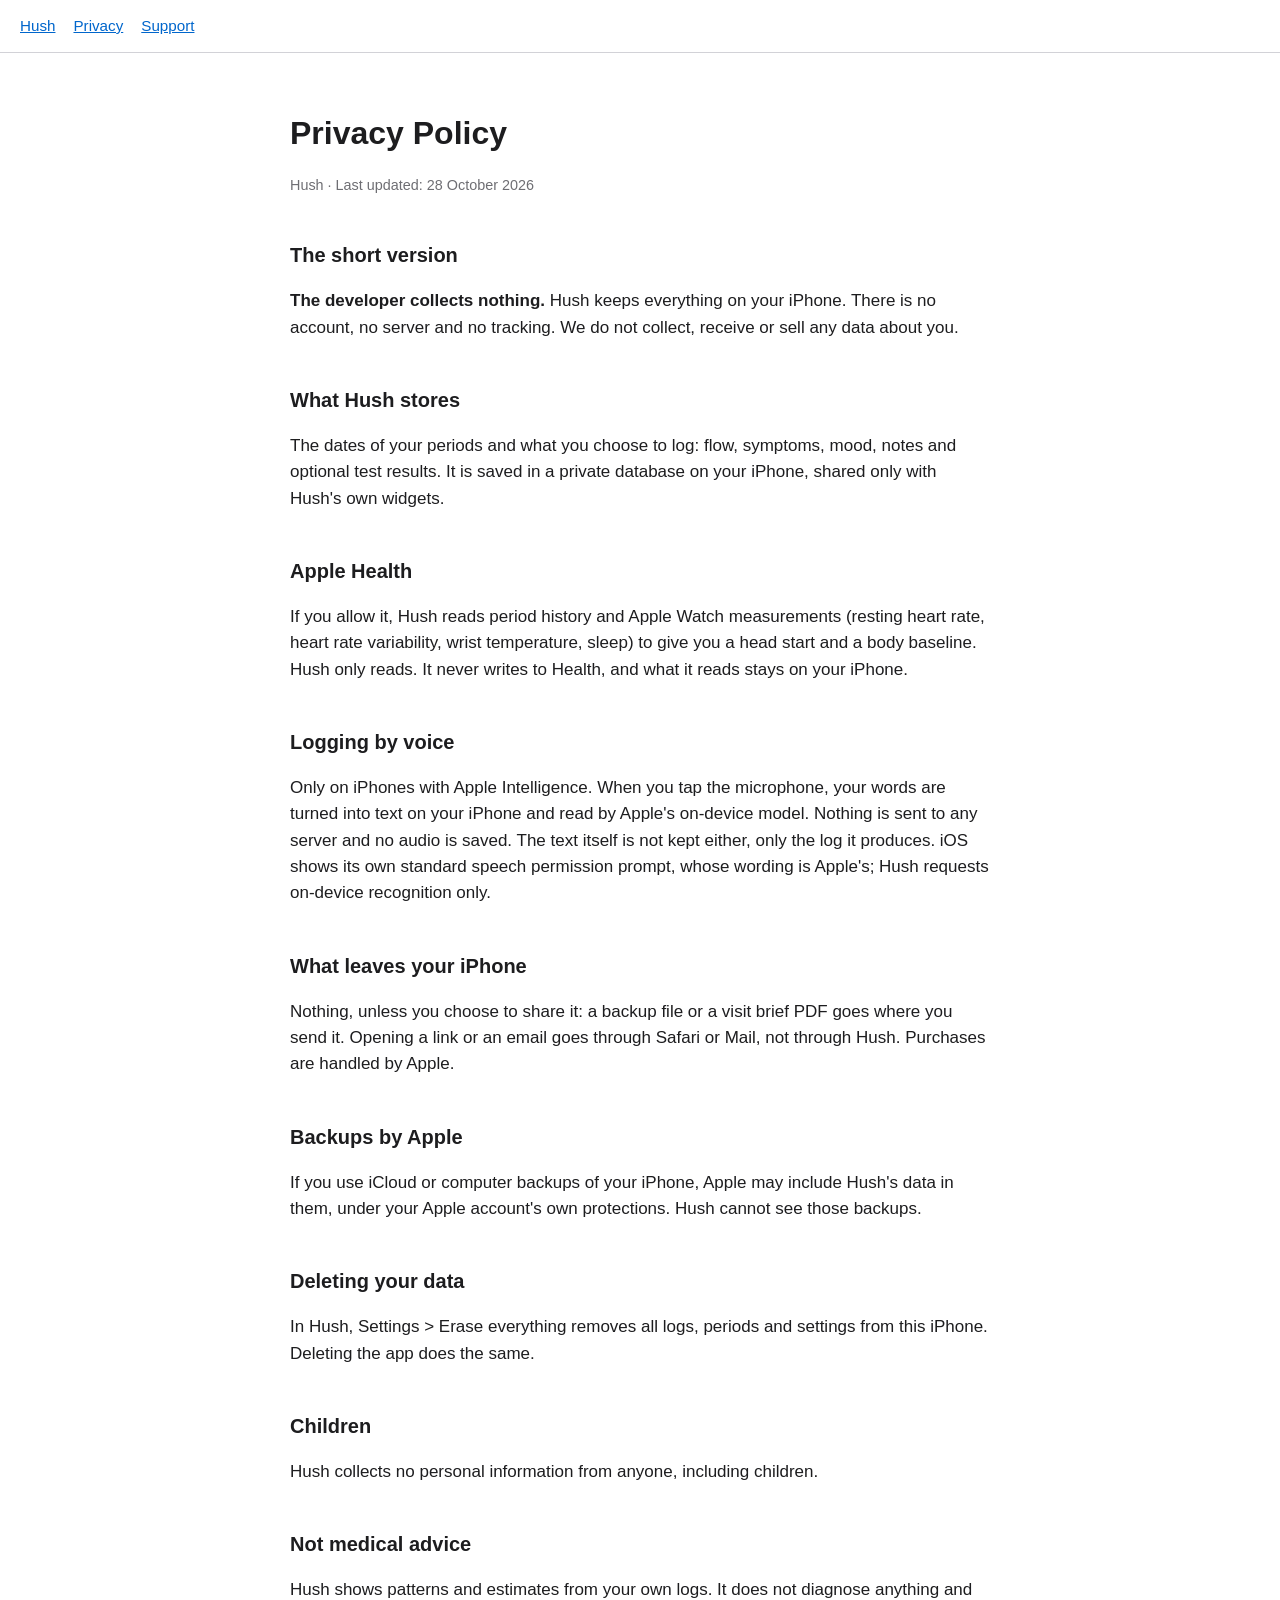
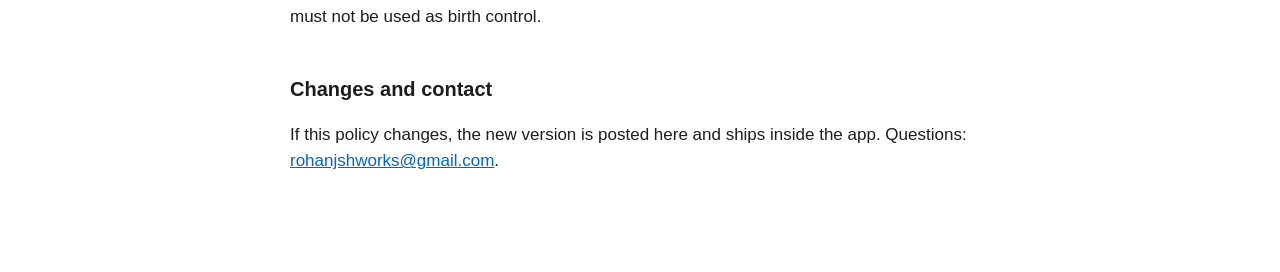
<file: hush/privacy.html>
<!doctype html>
<html lang="en"><head><meta charset="utf-8"><meta name="viewport" content="width=device-width,initial-scale=1">
<title>Privacy Policy – Hush</title><link rel="stylesheet" href="style.css"></head>
<body><nav><a href="index.html">Hush</a><a href="privacy.html">Privacy</a><a href="support.html">Support</a></nav>
<main>
<h1>Privacy Policy</h1>
<p class="muted">Hush · Last updated: 28 October 2026</p>

<h2>The short version</h2>
<p><strong>The developer collects nothing.</strong> Hush keeps everything on your iPhone. There is no account, no server and no tracking. We do not collect, receive or sell any data about you.</p>

<h2>What Hush stores</h2>
<p>The dates of your periods and what you choose to log: flow, symptoms, mood, notes and optional test results. It is saved in a private database on your iPhone, shared only with Hush's own widgets.</p>

<h2>Apple Health</h2>
<p>If you allow it, Hush reads period history and Apple Watch measurements (resting heart rate, heart rate variability, wrist temperature, sleep) to give you a head start and a body baseline. Hush only reads. It never writes to Health, and what it reads stays on your iPhone.</p>

<h2>Logging by voice</h2>
<p>Only on iPhones with Apple Intelligence. When you tap the microphone, your words are turned into text on your iPhone and read by Apple's on-device model. Nothing is sent to any server and no audio is saved. The text itself is not kept either, only the log it produces. iOS shows its own standard speech permission prompt, whose wording is Apple's; Hush requests on-device recognition only.</p>

<h2>What leaves your iPhone</h2>
<p>Nothing, unless you choose to share it: a backup file or a visit brief PDF goes where you send it. Opening a link or an email goes through Safari or Mail, not through Hush. Purchases are handled by Apple.</p>

<h2>Backups by Apple</h2>
<p>If you use iCloud or computer backups of your iPhone, Apple may include Hush's data in them, under your Apple account's own protections. Hush cannot see those backups.</p>

<h2>Deleting your data</h2>
<p>In Hush, Settings &gt; Erase everything removes all logs, periods and settings from this iPhone. Deleting the app does the same.</p>

<h2>Children</h2>
<p>Hush collects no personal information from anyone, including children.</p>

<h2>Not medical advice</h2>
<p>Hush shows patterns and estimates from your own logs. It does not diagnose anything and must not be used as birth control.</p>

<h2>Changes and contact</h2>
<p>If this policy changes, the new version is posted here and ships inside the app. Questions: <a href="mailto:rohanjshworks@gmail.com">rohanjshworks@gmail.com</a>.</p>
</main></body></html>
</file>
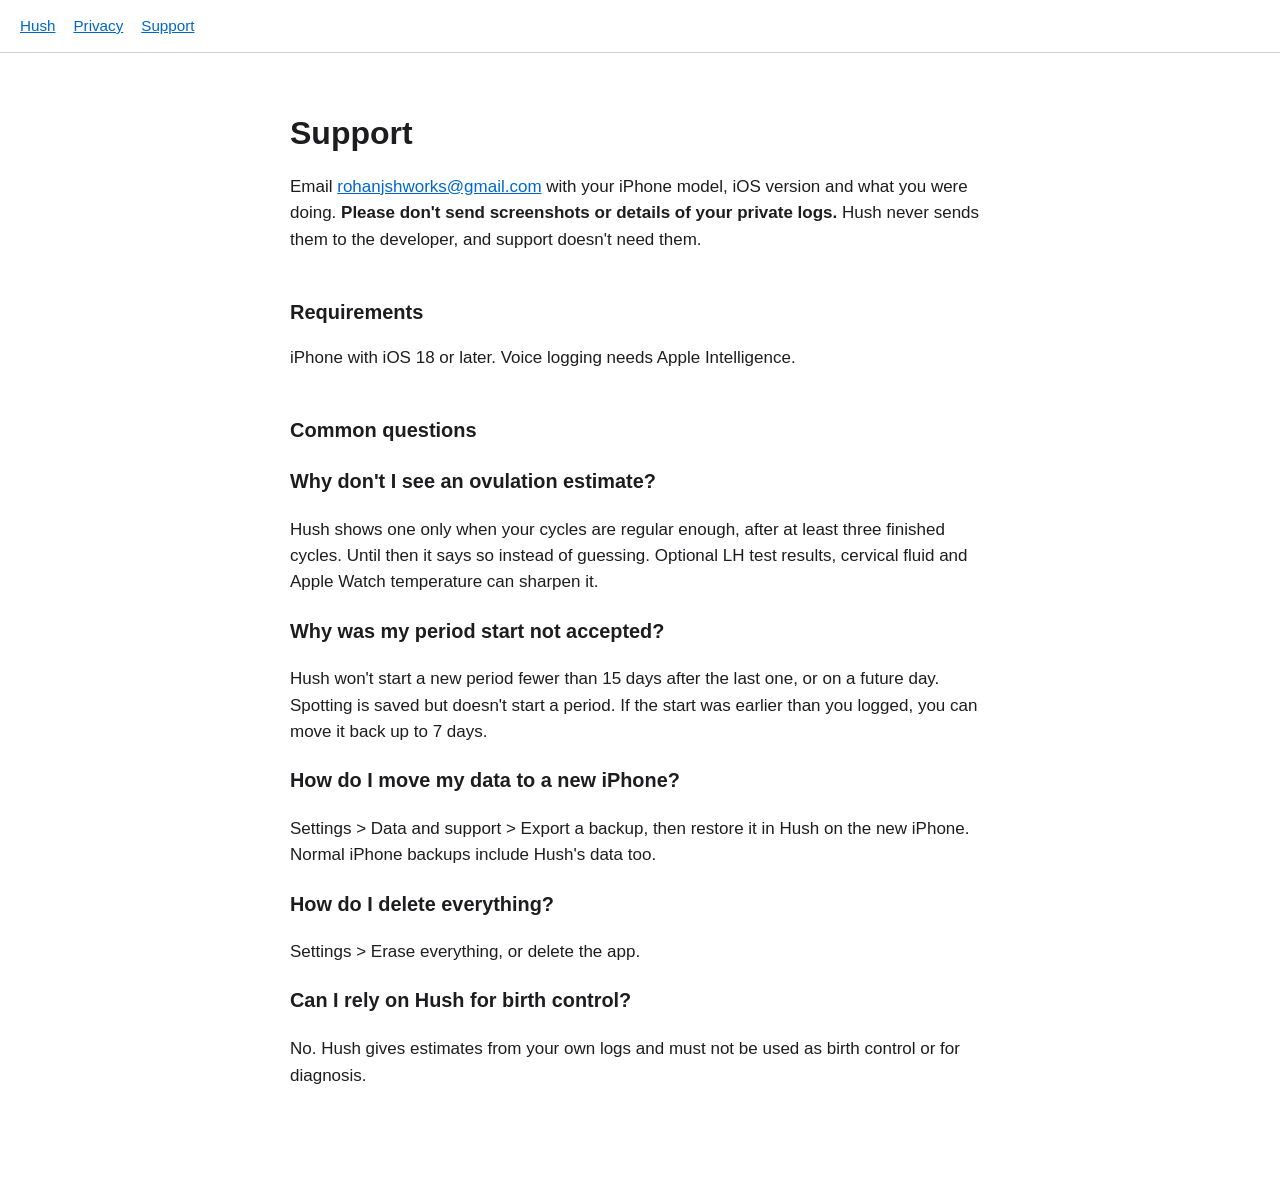
<file: hush/support.html>
<!doctype html>
<html lang="en"><head><meta charset="utf-8"><meta name="viewport" content="width=device-width,initial-scale=1">
<title>Support – Hush</title><link rel="stylesheet" href="style.css"></head>
<body><nav><a href="index.html">Hush</a><a href="privacy.html">Privacy</a><a href="support.html">Support</a></nav>
<main>
<h1>Support</h1>
<p>Email <a href="mailto:rohanjshworks@gmail.com">rohanjshworks@gmail.com</a> with your iPhone model, iOS version and what you were doing. <strong>Please don't send screenshots or details of your private logs.</strong> Hush never sends them to the developer, and support doesn't need them.</p>

<h2>Requirements</h2>
<p>iPhone with iOS 18 or later. Voice logging needs Apple Intelligence.</p>

<h2>Common questions</h2>
<h3>Why don't I see an ovulation estimate?</h3>
<p>Hush shows one only when your cycles are regular enough, after at least three finished cycles. Until then it says so instead of guessing. Optional LH test results, cervical fluid and Apple Watch temperature can sharpen it.</p>
<h3>Why was my period start not accepted?</h3>
<p>Hush won't start a new period fewer than 15 days after the last one, or on a future day. Spotting is saved but doesn't start a period. If the start was earlier than you logged, you can move it back up to 7 days.</p>
<h3>How do I move my data to a new iPhone?</h3>
<p>Settings &gt; Data and support &gt; Export a backup, then restore it in Hush on the new iPhone. Normal iPhone backups include Hush's data too.</p>
<h3>How do I delete everything?</h3>
<p>Settings &gt; Erase everything, or delete the app.</p>
<h3>Can I rely on Hush for birth control?</h3>
<p>No. Hush gives estimates from your own logs and must not be used as birth control or for diagnosis.</p>
</main></body></html>
</file>
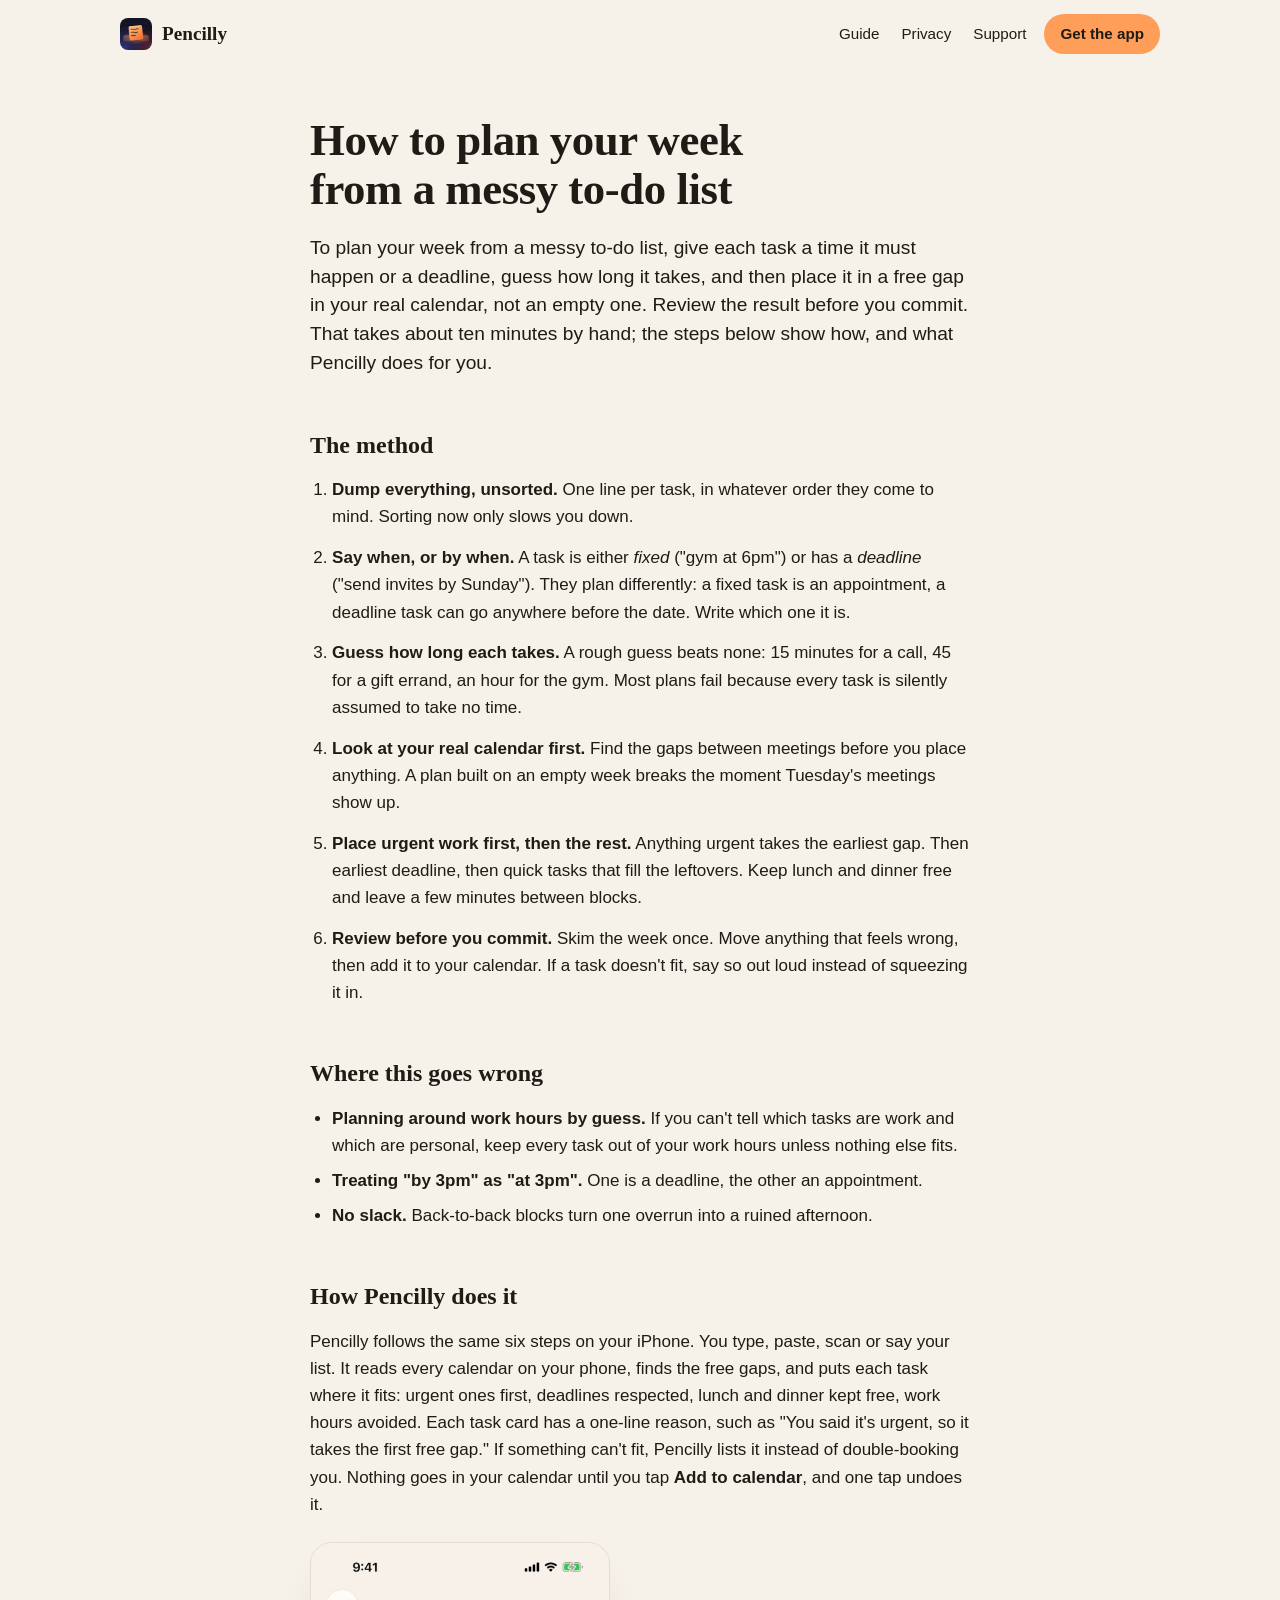
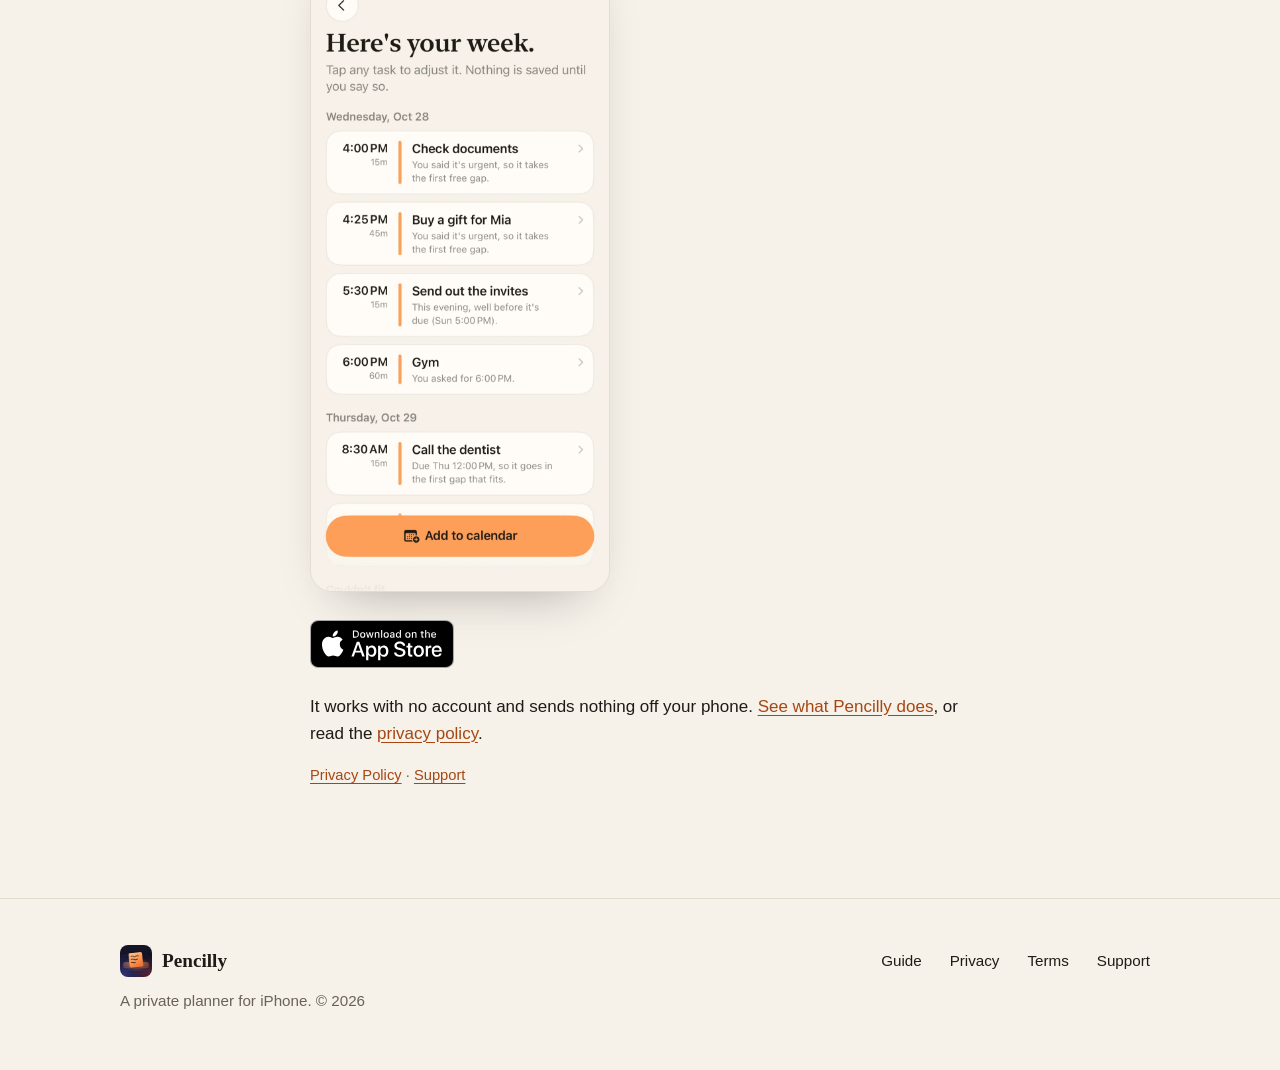
<file: pencilly/plan-week-from-todo-list.html>
<!doctype html>
<html lang="en"><head><meta charset="utf-8"><meta name="viewport" content="width=device-width,initial-scale=1">
<title>How to plan your week from a messy to-do list (iPhone) – Pencilly</title>
<meta name="description" content="A practical way to turn a messy to-do list into a week that fits around your meetings: say when, estimate time, look at your real calendar, protect meals, review. And how Pencilly does it for you.">
<link rel="canonical" href="https://pencilly.rohanjsh.dev/plan-week-from-todo-list">
<meta name="theme-color" content="#f6f1e9" media="(prefers-color-scheme: light)">
<meta name="theme-color" content="#14110d" media="(prefers-color-scheme: dark)">
<link rel="icon" type="image/png" sizes="48x48" href="favicon-48.png">
<link rel="apple-touch-icon" href="apple-touch-icon.png">
<meta property="og:type" content="article">
<meta property="og:site_name" content="Pencilly">
<meta property="og:title" content="How to plan your week from a messy to-do list">
<meta property="og:description" content="Six steps that turn an unsorted list into time blocks around your real calendar, and how Pencilly automates them on iPhone.">
<meta property="og:url" content="https://pencilly.rohanjsh.dev/plan-week-from-todo-list">
<meta property="og:image" content="https://pencilly.rohanjsh.dev/og.png">
<meta name="twitter:card" content="summary_large_image">
<link rel="stylesheet" href="site.css">
<script type="application/ld+json">
{
  "@context": "https://schema.org",
  "@type": "Article",
  "headline": "How to plan your week from a messy to-do list",
  "description": "Six steps that turn an unsorted list into time blocks around your real calendar, and how Pencilly automates them on iPhone.",
  "datePublished": "2026-11-17",
  "dateModified": "2026-11-17",
  "inLanguage": "en",
  "mainEntityOfPage": "https://pencilly.rohanjsh.dev/plan-week-from-todo-list",
  "image": "https://pencilly.rohanjsh.dev/og.png",
  "publisher": { "@type": "Organization", "name": "Pencilly", "url": "https://pencilly.rohanjsh.dev/", "logo": { "@type": "ImageObject", "url": "https://pencilly.rohanjsh.dev/icon-512.png" } }
}
</script>
</head>
<body>
<a class="skip" href="#main">Skip to content</a>
<header class="top"><div class="wrap"><a class="brand" href="./"><img src="apple-touch-icon.png" width="32" height="32" alt="">Pencilly</a><nav aria-label="Main"><a class="hide-s" href="plan-week-from-todo-list">Guide</a><a class="hide-s" href="privacy">Privacy</a><a class="hide-s" href="support">Support</a><a class="cta" href="https://apps.apple.com/au/app/pencilly-day-planner/id6827095563" rel="noopener">Get the app</a></nav></div></header>
<main id="main" class="doc">
<h1>How to plan your week from a messy to-do list</h1>
<p class="lead">To plan your week from a messy to-do list, give each task a time it must happen or a deadline, guess how long it takes, and then place it in a free gap in your real calendar, not an empty one. Review the result before you commit. That takes about ten minutes by hand; the steps below show how, and what Pencilly does for you.</p>

<h2>The method</h2>
<ol class="steps-list">
<li><strong>Dump everything, unsorted.</strong> One line per task, in whatever order they come to mind. Sorting now only slows you down.</li>
<li><strong>Say when, or by when.</strong> A task is either <em>fixed</em> ("gym at 6pm") or has a <em>deadline</em> ("send invites by Sunday"). They plan differently: a fixed task is an appointment, a deadline task can go anywhere before the date. Write which one it is.</li>
<li><strong>Guess how long each takes.</strong> A rough guess beats none: 15 minutes for a call, 45 for a gift errand, an hour for the gym. Most plans fail because every task is silently assumed to take no time.</li>
<li><strong>Look at your real calendar first.</strong> Find the gaps between meetings before you place anything. A plan built on an empty week breaks the moment Tuesday's meetings show up.</li>
<li><strong>Place urgent work first, then the rest.</strong> Anything urgent takes the earliest gap. Then earliest deadline, then quick tasks that fill the leftovers. Keep lunch and dinner free and leave a few minutes between blocks.</li>
<li><strong>Review before you commit.</strong> Skim the week once. Move anything that feels wrong, then add it to your calendar. If a task doesn't fit, say so out loud instead of squeezing it in.</li>
</ol>

<h2>Where this goes wrong</h2>
<ul class="tight">
<li><strong>Planning around work hours by guess.</strong> If you can't tell which tasks are work and which are personal, keep every task out of your work hours unless nothing else fits.</li>
<li><strong>Treating "by 3pm" as "at 3pm".</strong> One is a deadline, the other an appointment.</li>
<li><strong>No slack.</strong> Back-to-back blocks turn one overrun into a ruined afternoon.</li>
</ul>

<h2>How Pencilly does it</h2>
<p>Pencilly follows the same six steps on your iPhone. You type, paste, scan or say your list. It reads every calendar on your phone, finds the free gaps, and puts each task where it fits: urgent ones first, deadlines respected, lunch and dinner kept free, work hours avoided. Each task card has a one-line reason, such as "You said it's urgent, so it takes the first free gap." If something can't fit, Pencilly lists it instead of double-booking you. Nothing goes in your calendar until you tap <strong>Add to calendar</strong>, and one tap undoes it.</p>

<figure class="one"><div class="device"><img src="img/plan.webp" width="560" height="1218" alt="Pencilly's plan screen: tasks placed at 4:00, 4:25, 5:30 and 6:00 PM with a reason under each." decoding="async"></div></figure>

<p class="get"><a class="store" href="https://apps.apple.com/au/app/pencilly-day-planner/id6827095563" rel="noopener"><picture><source media="(prefers-color-scheme: dark)" srcset="img/app-store-white.svg"><img src="img/app-store-black.svg" width="144" height="48" alt="Download on the App Store"></picture></a></p>

<p>It works with no account and sends nothing off your phone. <a href="./">See what Pencilly does</a>, or read the <a href="privacy">privacy policy</a>.</p>

<p class="muted"><a href="privacy">Privacy Policy</a> · <a href="support">Support</a></p>
</main>
<footer class="foot"><div class="wrap"><div><a class="brand" href="./"><img src="apple-touch-icon.png" width="32" height="32" alt="">Pencilly</a><p>A private planner for iPhone. © 2026</p></div><nav aria-label="Footer"><a href="plan-week-from-todo-list">Guide</a><a href="privacy">Privacy</a><a href="terms">Terms</a><a href="support">Support</a></nav></div></footer>
</body></html>
</file>
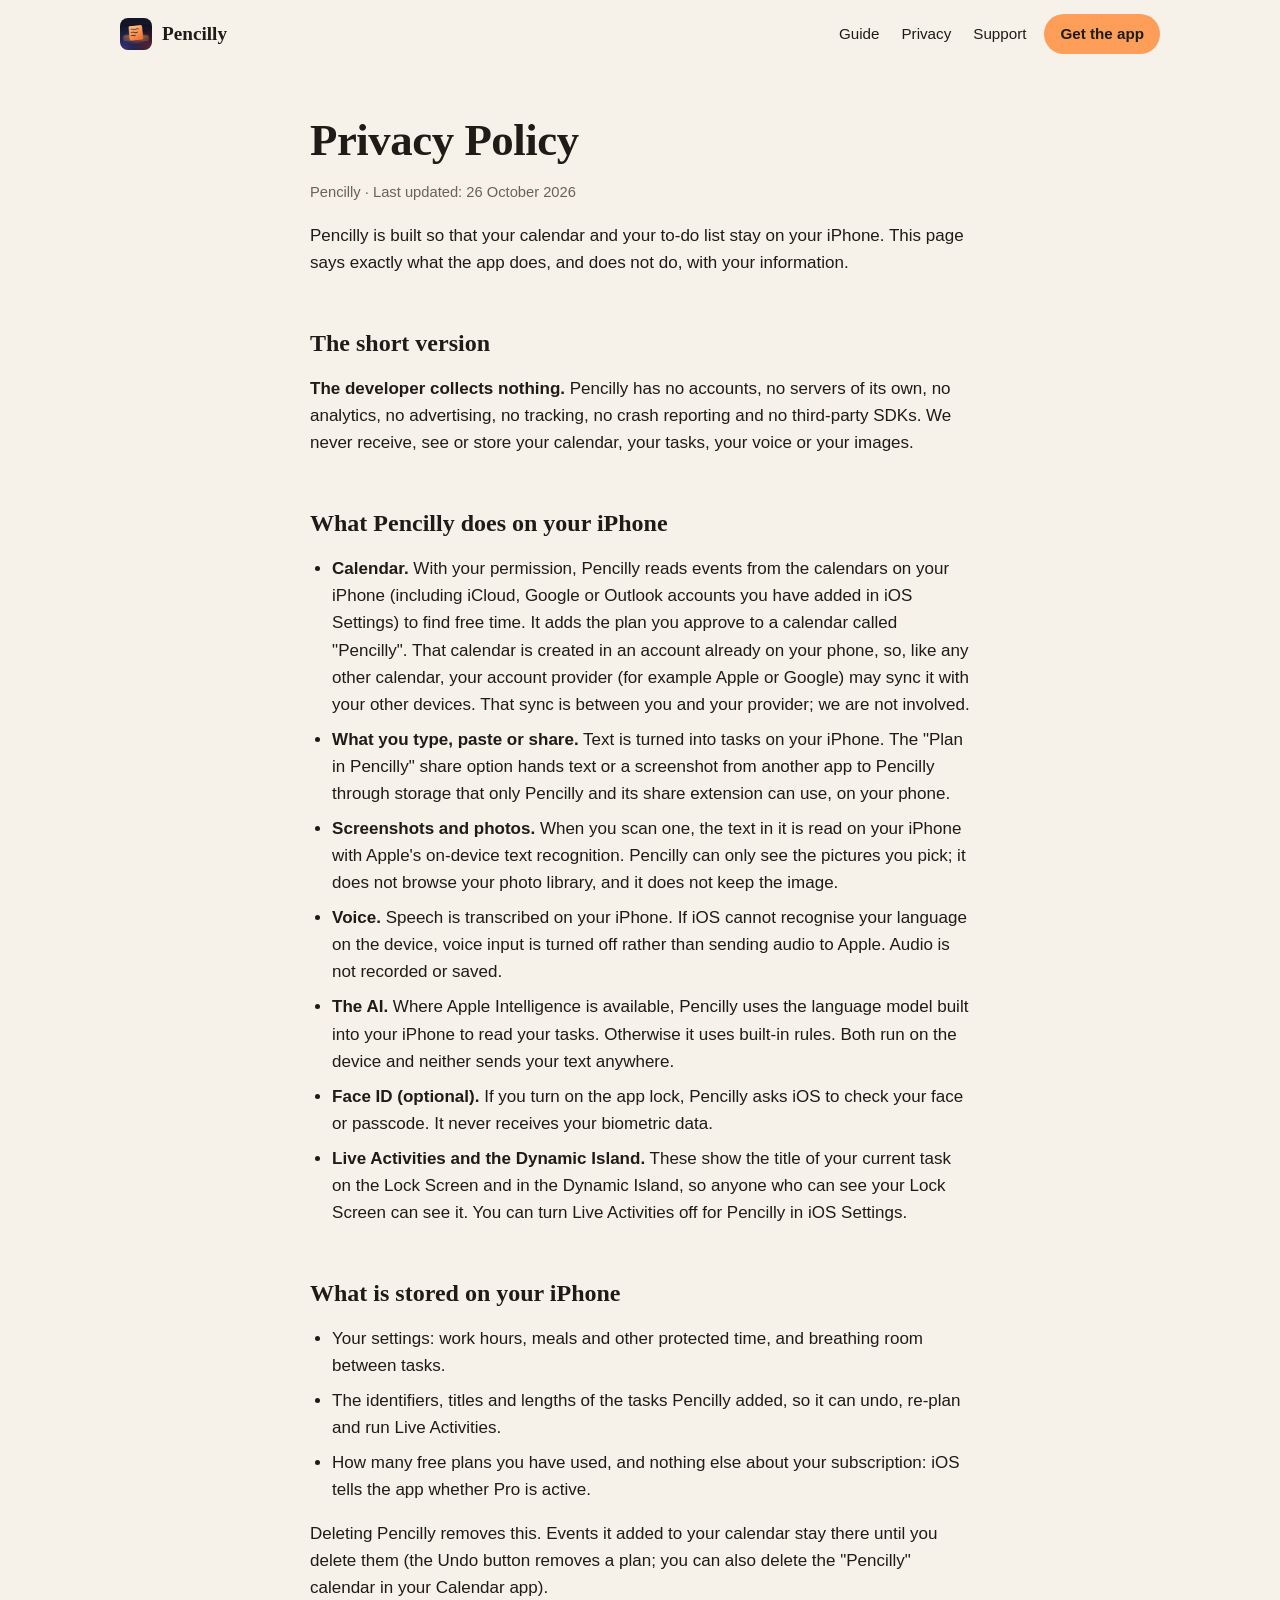
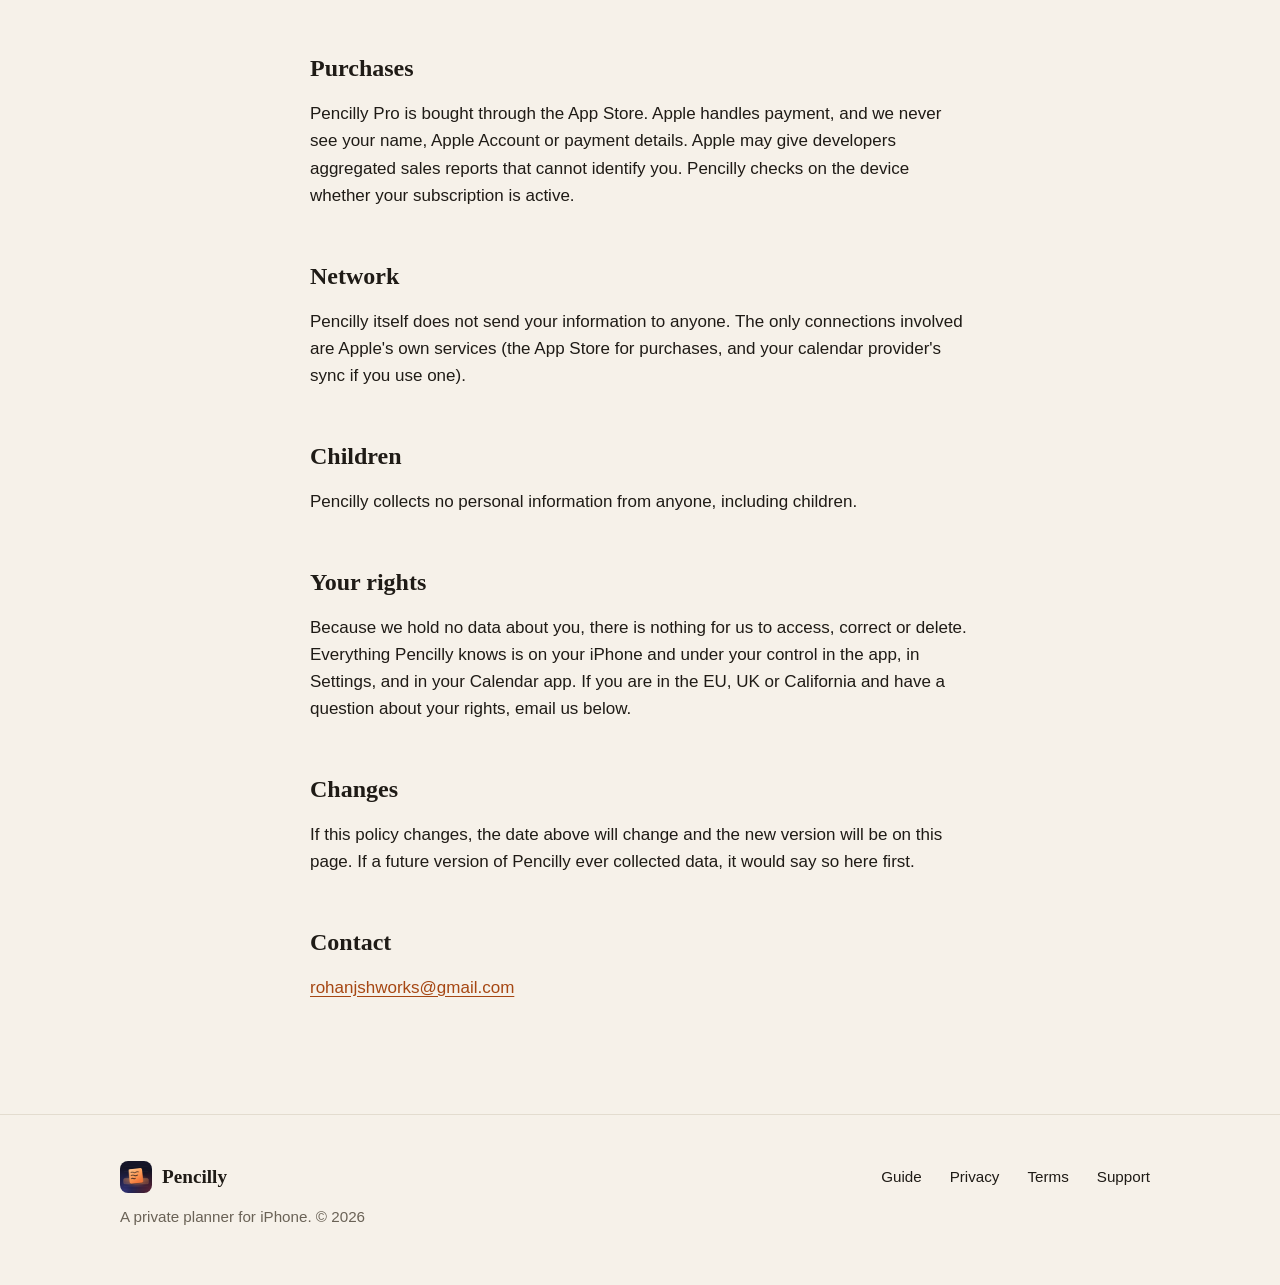
<file: pencilly/privacy.html>
<!doctype html>
<html lang="en"><head><meta charset="utf-8"><meta name="viewport" content="width=device-width,initial-scale=1">
<title>Privacy Policy – Pencilly</title><meta name="description" content="Pencilly's privacy policy: the developer collects nothing. No accounts, no servers, no analytics, no tracking. Your calendar, tasks, voice and images stay on your iPhone.">
<link rel="canonical" href="https://pencilly.rohanjsh.dev/privacy">
<meta name="theme-color" content="#f6f1e9" media="(prefers-color-scheme: light)">
<meta name="theme-color" content="#14110d" media="(prefers-color-scheme: dark)">
<link rel="icon" type="image/png" sizes="48x48" href="favicon-48.png">
<link rel="apple-touch-icon" href="apple-touch-icon.png">
<link rel="stylesheet" href="site.css"></head>
<body>
<a class="skip" href="#main">Skip to content</a>
<header class="top"><div class="wrap"><a class="brand" href="./"><img src="apple-touch-icon.png" width="32" height="32" alt="">Pencilly</a><nav aria-label="Main"><a class="hide-s" href="plan-week-from-todo-list">Guide</a><a class="hide-s" href="privacy">Privacy</a><a class="hide-s" href="support">Support</a><a class="cta" href="https://apps.apple.com/au/app/pencilly-day-planner/id6827095563" rel="noopener">Get the app</a></nav></div></header>
<main id="main" class="doc">
<h1>Privacy Policy</h1>
<p class="muted">Pencilly · Last updated: 26 October 2026</p>

<p>Pencilly is built so that your calendar and your to-do list stay on your iPhone. This page says exactly what the app does, and does not do, with your information.</p>

<h2>The short version</h2>
<p><strong>The developer collects nothing.</strong> Pencilly has no accounts, no servers of its own, no analytics, no advertising, no tracking, no crash reporting and no third-party SDKs. We never receive, see or store your calendar, your tasks, your voice or your images.</p>

<h2>What Pencilly does on your iPhone</h2>
<ul>
<li><strong>Calendar.</strong> With your permission, Pencilly reads events from the calendars on your iPhone (including iCloud, Google or Outlook accounts you have added in iOS Settings) to find free time. It adds the plan you approve to a calendar called "Pencilly". That calendar is created in an account already on your phone, so, like any other calendar, your account provider (for example Apple or Google) may sync it with your other devices. That sync is between you and your provider; we are not involved.</li>
<li><strong>What you type, paste or share.</strong> Text is turned into tasks on your iPhone. The "Plan in Pencilly" share option hands text or a screenshot from another app to Pencilly through storage that only Pencilly and its share extension can use, on your phone.</li>
<li><strong>Screenshots and photos.</strong> When you scan one, the text in it is read on your iPhone with Apple's on-device text recognition. Pencilly can only see the pictures you pick; it does not browse your photo library, and it does not keep the image.</li>
<li><strong>Voice.</strong> Speech is transcribed on your iPhone. If iOS cannot recognise your language on the device, voice input is turned off rather than sending audio to Apple. Audio is not recorded or saved.</li>
<li><strong>The AI.</strong> Where Apple Intelligence is available, Pencilly uses the language model built into your iPhone to read your tasks. Otherwise it uses built-in rules. Both run on the device and neither sends your text anywhere.</li>
<li><strong>Face ID (optional).</strong> If you turn on the app lock, Pencilly asks iOS to check your face or passcode. It never receives your biometric data.</li>
<li><strong>Live Activities and the Dynamic Island.</strong> These show the title of your current task on the Lock Screen and in the Dynamic Island, so anyone who can see your Lock Screen can see it. You can turn Live Activities off for Pencilly in iOS Settings.</li>
</ul>

<h2>What is stored on your iPhone</h2>
<ul>
<li>Your settings: work hours, meals and other protected time, and breathing room between tasks.</li>
<li>The identifiers, titles and lengths of the tasks Pencilly added, so it can undo, re-plan and run Live Activities.</li>
<li>How many free plans you have used, and nothing else about your subscription: iOS tells the app whether Pro is active.</li>
</ul>
<p>Deleting Pencilly removes this. Events it added to your calendar stay there until you delete them (the Undo button removes a plan; you can also delete the "Pencilly" calendar in your Calendar app).</p>

<h2>Purchases</h2>
<p>Pencilly Pro is bought through the App Store. Apple handles payment, and we never see your name, Apple Account or payment details. Apple may give developers aggregated sales reports that cannot identify you. Pencilly checks on the device whether your subscription is active.</p>

<h2>Network</h2>
<p>Pencilly itself does not send your information to anyone. The only connections involved are Apple's own services (the App Store for purchases, and your calendar provider's sync if you use one).</p>

<h2>Children</h2>
<p>Pencilly collects no personal information from anyone, including children.</p>

<h2>Your rights</h2>
<p>Because we hold no data about you, there is nothing for us to access, correct or delete. Everything Pencilly knows is on your iPhone and under your control in the app, in Settings, and in your Calendar app. If you are in the EU, UK or California and have a question about your rights, email us below.</p>

<h2>Changes</h2>
<p>If this policy changes, the date above will change and the new version will be on this page. If a future version of Pencilly ever collected data, it would say so here first.</p>

<h2>Contact</h2>
<p><a href="mailto:rohanjshworks@gmail.com">rohanjshworks@gmail.com</a></p>
</main>
<footer class="foot"><div class="wrap"><div><a class="brand" href="./"><img src="apple-touch-icon.png" width="32" height="32" alt="">Pencilly</a><p>A private planner for iPhone. © 2026</p></div><nav aria-label="Footer"><a href="plan-week-from-todo-list">Guide</a><a href="privacy">Privacy</a><a href="terms">Terms</a><a href="support">Support</a></nav></div></footer>
</body></html>
</file>
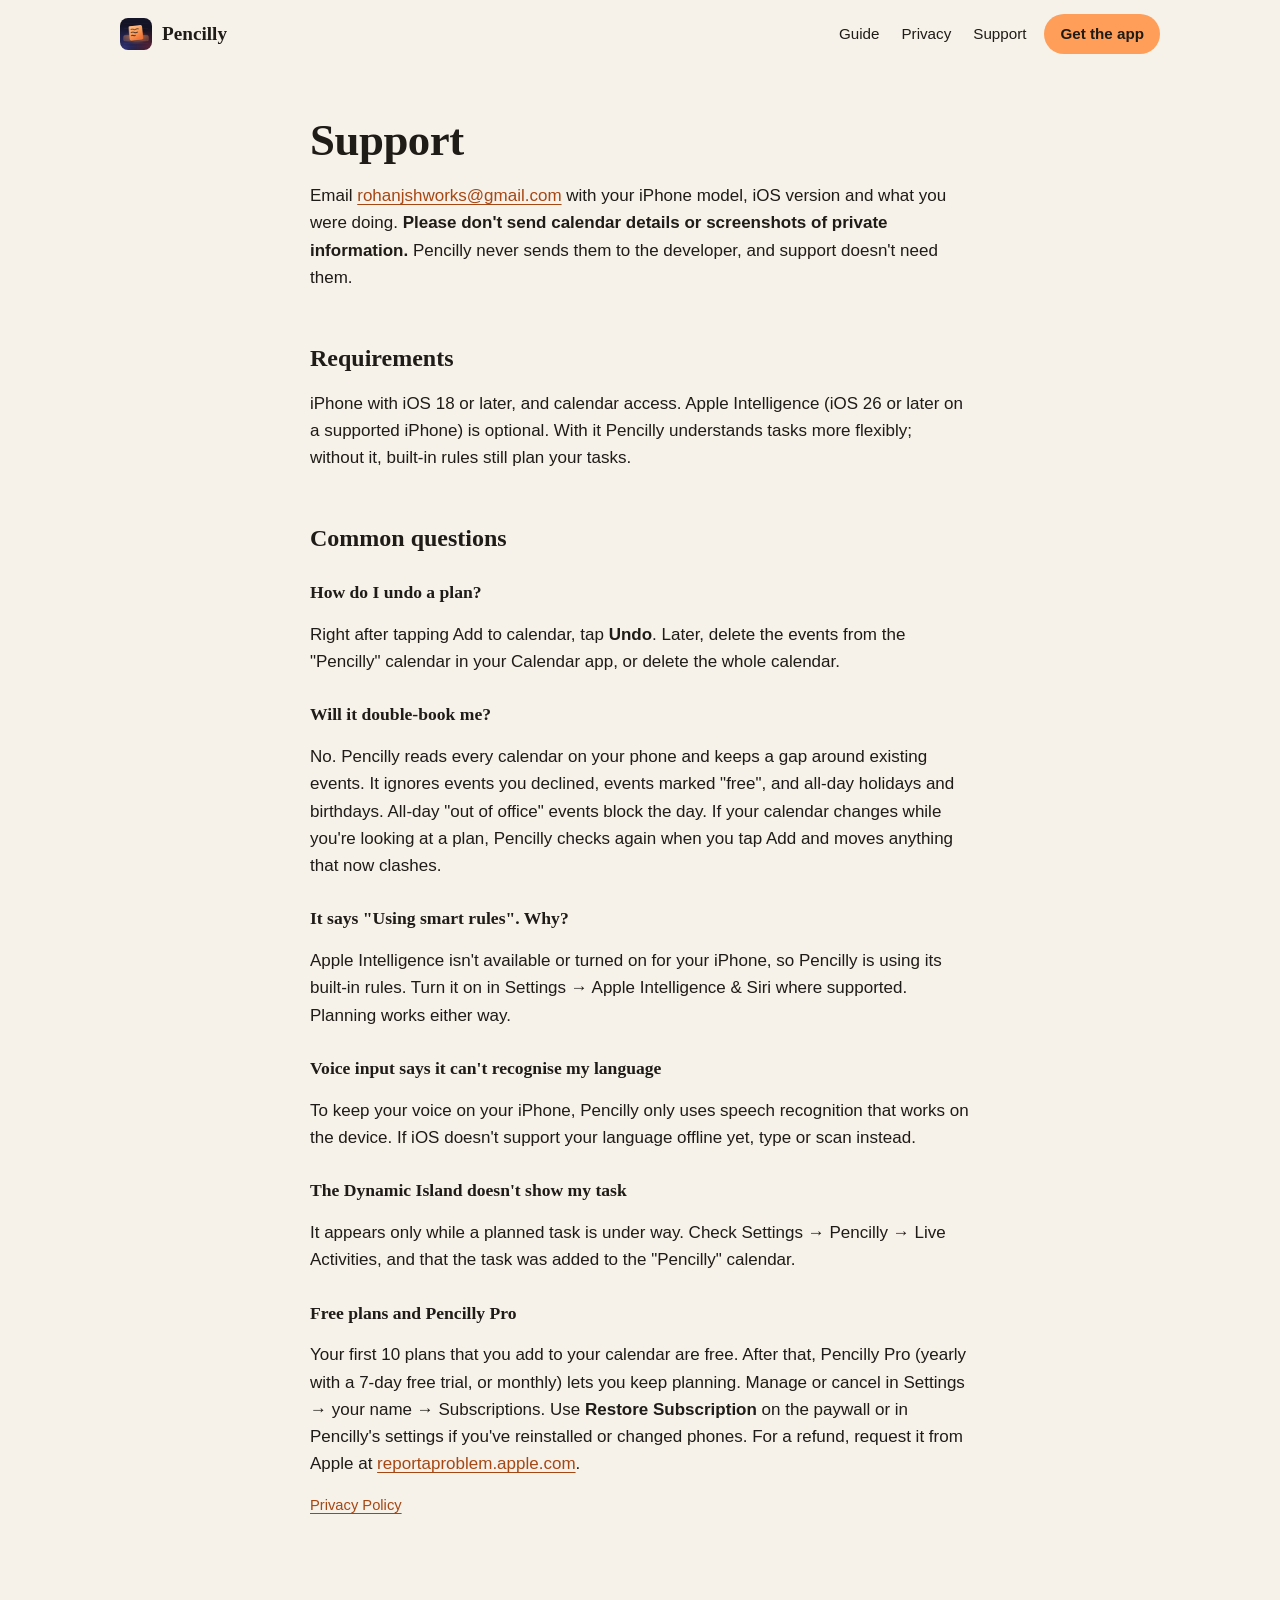
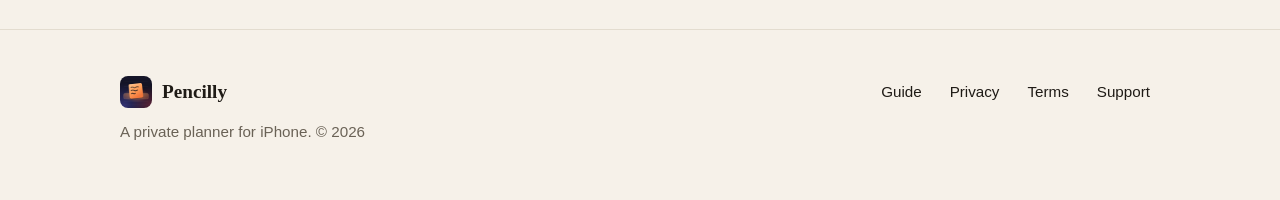
<file: pencilly/support.html>
<!doctype html>
<html lang="en"><head><meta charset="utf-8"><meta name="viewport" content="width=device-width,initial-scale=1">
<title>Support – Pencilly</title><meta name="description" content="Pencilly support: requirements, how to undo a plan, double-booking, voice and Live Activity help, and subscriptions.">
<link rel="canonical" href="https://pencilly.rohanjsh.dev/support">
<meta name="theme-color" content="#f6f1e9" media="(prefers-color-scheme: light)">
<meta name="theme-color" content="#14110d" media="(prefers-color-scheme: dark)">
<link rel="icon" type="image/png" sizes="48x48" href="favicon-48.png">
<link rel="apple-touch-icon" href="apple-touch-icon.png">
<link rel="stylesheet" href="site.css"></head>
<body>
<a class="skip" href="#main">Skip to content</a>
<header class="top"><div class="wrap"><a class="brand" href="./"><img src="apple-touch-icon.png" width="32" height="32" alt="">Pencilly</a><nav aria-label="Main"><a class="hide-s" href="plan-week-from-todo-list">Guide</a><a class="hide-s" href="privacy">Privacy</a><a class="hide-s" href="support">Support</a><a class="cta" href="https://apps.apple.com/au/app/pencilly-day-planner/id6827095563" rel="noopener">Get the app</a></nav></div></header>
<main id="main" class="doc">
<h1>Support</h1>
<p>Email <a href="mailto:rohanjshworks@gmail.com">rohanjshworks@gmail.com</a> with your iPhone model, iOS version and what you were doing. <strong>Please don't send calendar details or screenshots of private information.</strong> Pencilly never sends them to the developer, and support doesn't need them.</p>

<h2>Requirements</h2>
<p>iPhone with iOS 18 or later, and calendar access. Apple Intelligence (iOS 26 or later on a supported iPhone) is optional. With it Pencilly understands tasks more flexibly; without it, built-in rules still plan your tasks.</p>

<h2>Common questions</h2>

<h2 class="q">How do I undo a plan?</h2>
<p>Right after tapping Add to calendar, tap <strong>Undo</strong>. Later, delete the events from the "Pencilly" calendar in your Calendar app, or delete the whole calendar.</p>

<h2 class="q">Will it double-book me?</h2>
<p>No. Pencilly reads every calendar on your phone and keeps a gap around existing events. It ignores events you declined, events marked "free", and all-day holidays and birthdays. All-day "out of office" events block the day. If your calendar changes while you're looking at a plan, Pencilly checks again when you tap Add and moves anything that now clashes.</p>

<h2 class="q">It says "Using smart rules". Why?</h2>
<p>Apple Intelligence isn't available or turned on for your iPhone, so Pencilly is using its built-in rules. Turn it on in Settings → Apple Intelligence &amp; Siri where supported. Planning works either way.</p>

<h2 class="q">Voice input says it can't recognise my language</h2>
<p>To keep your voice on your iPhone, Pencilly only uses speech recognition that works on the device. If iOS doesn't support your language offline yet, type or scan instead.</p>

<h2 class="q">The Dynamic Island doesn't show my task</h2>
<p>It appears only while a planned task is under way. Check Settings → Pencilly → Live Activities, and that the task was added to the "Pencilly" calendar.</p>

<h2 class="q">Free plans and Pencilly Pro</h2>
<p>Your first 10 plans that you add to your calendar are free. After that, Pencilly Pro (yearly with a 7-day free trial, or monthly) lets you keep planning. Manage or cancel in Settings → your name → Subscriptions. Use <strong>Restore Subscription</strong> on the paywall or in Pencilly's settings if you've reinstalled or changed phones. For a refund, request it from Apple at <a href="https://reportaproblem.apple.com">reportaproblem.apple.com</a>.</p>

<p class="muted"><a href="privacy">Privacy Policy</a></p>
</main>
<footer class="foot"><div class="wrap"><div><a class="brand" href="./"><img src="apple-touch-icon.png" width="32" height="32" alt="">Pencilly</a><p>A private planner for iPhone. © 2026</p></div><nav aria-label="Footer"><a href="plan-week-from-todo-list">Guide</a><a href="privacy">Privacy</a><a href="terms">Terms</a><a href="support">Support</a></nav></div></footer>
</body></html>
</file>
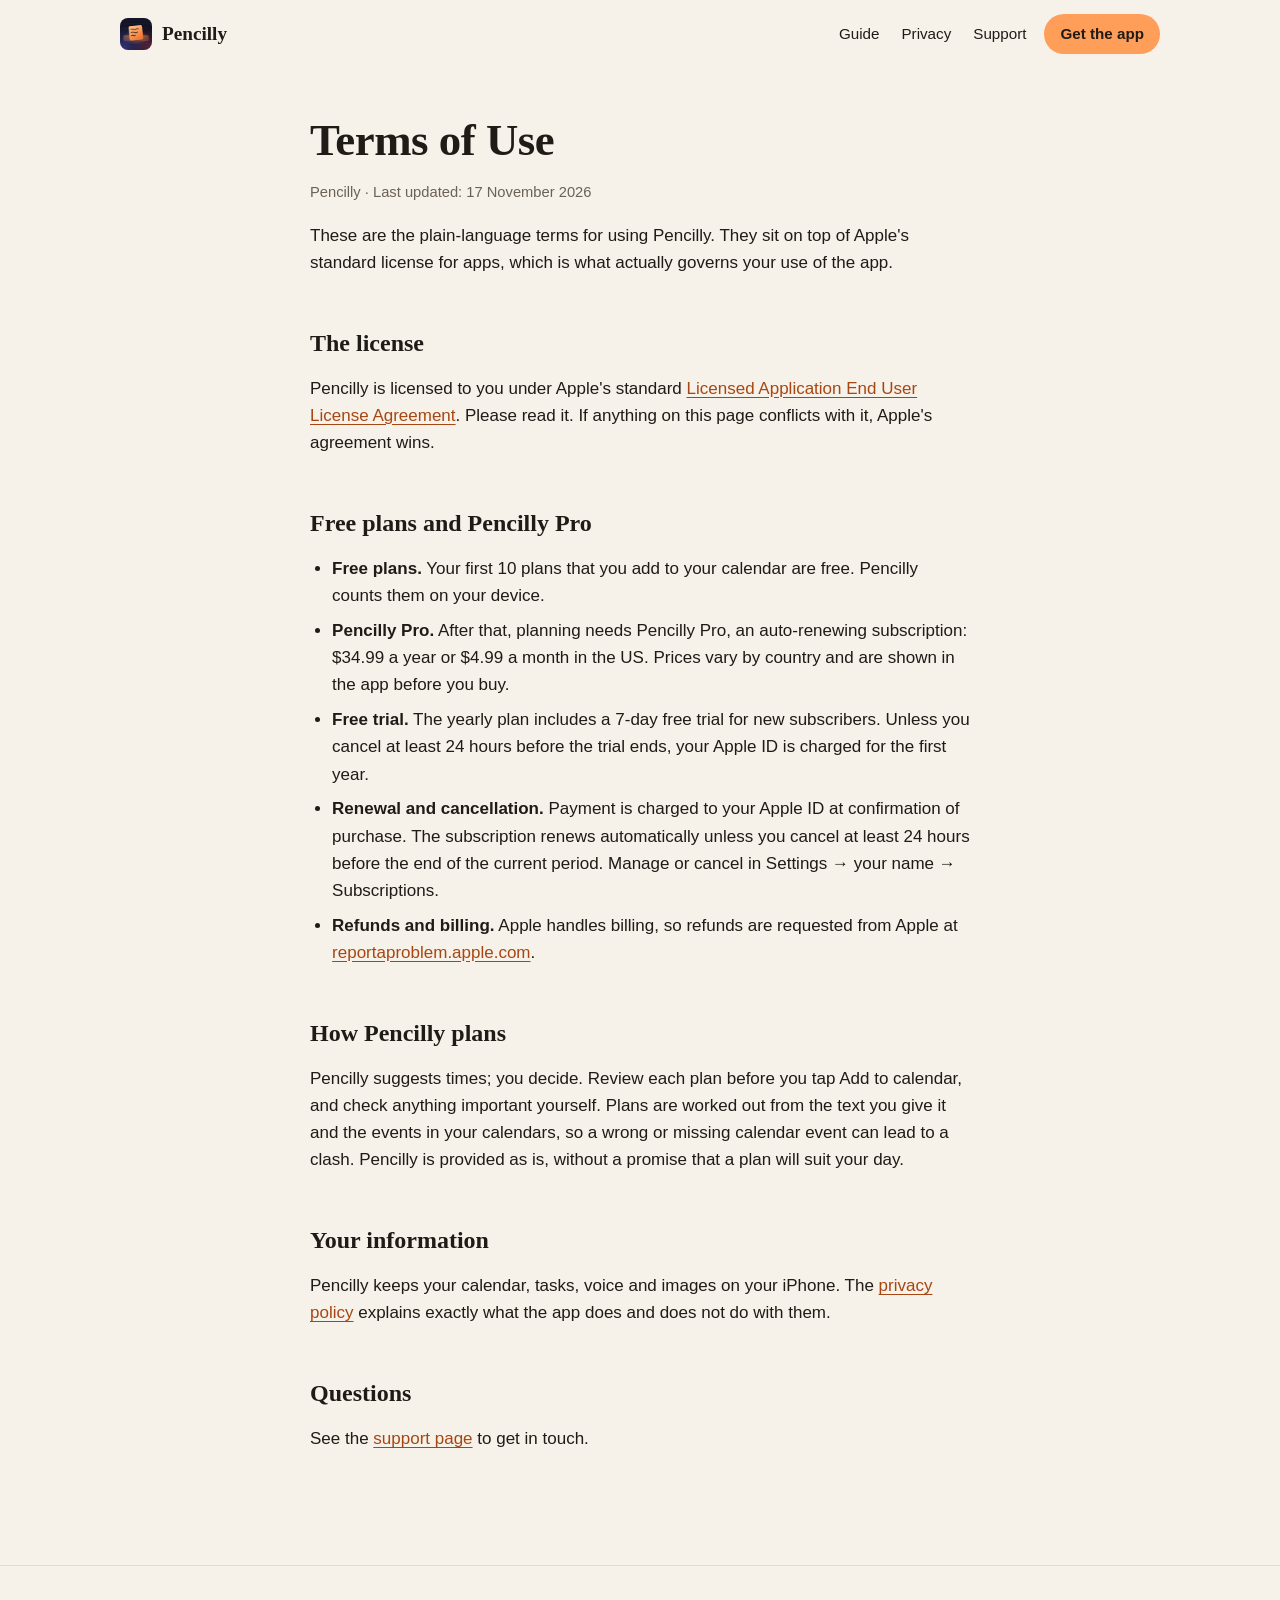
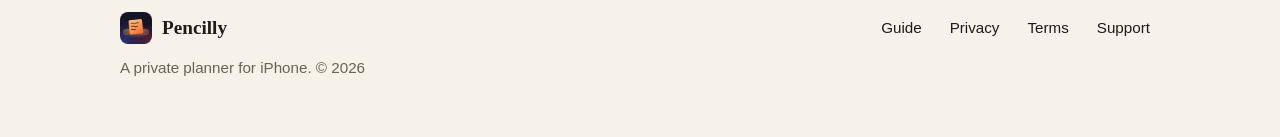
<file: pencilly/terms.html>
<!doctype html>
<html lang="en"><head><meta charset="utf-8"><meta name="viewport" content="width=device-width,initial-scale=1">
<title>Terms of Use – Pencilly</title>
<meta name="description" content="Pencilly's terms of use: licensed under Apple's standard EULA, plus how free plans, the 7-day trial and Pencilly Pro subscriptions work.">
<link rel="canonical" href="https://pencilly.rohanjsh.dev/terms">
<meta name="theme-color" content="#f6f1e9" media="(prefers-color-scheme: light)">
<meta name="theme-color" content="#14110d" media="(prefers-color-scheme: dark)">
<link rel="icon" type="image/png" sizes="48x48" href="favicon-48.png">
<link rel="apple-touch-icon" href="apple-touch-icon.png">
<link rel="stylesheet" href="site.css"></head>
<body>
<a class="skip" href="#main">Skip to content</a>
<header class="top"><div class="wrap"><a class="brand" href="./"><img src="apple-touch-icon.png" width="32" height="32" alt="">Pencilly</a><nav aria-label="Main"><a class="hide-s" href="plan-week-from-todo-list">Guide</a><a class="hide-s" href="privacy">Privacy</a><a class="hide-s" href="support">Support</a><a class="cta" href="https://apps.apple.com/au/app/pencilly-day-planner/id6827095563" rel="noopener">Get the app</a></nav></div></header>
<main id="main" class="doc">
<h1>Terms of Use</h1>
<p class="muted">Pencilly · Last updated: 17 November 2026</p>

<p>These are the plain-language terms for using Pencilly. They sit on top of Apple's standard license for apps, which is what actually governs your use of the app.</p>

<h2>The license</h2>
<p>Pencilly is licensed to you under Apple's standard <a href="https://www.apple.com/legal/internet-services/itunes/dev/stdeula/">Licensed Application End User License Agreement</a>. Please read it. If anything on this page conflicts with it, Apple's agreement wins.</p>

<h2>Free plans and Pencilly Pro</h2>
<ul>
<li><strong>Free plans.</strong> Your first 10 plans that you add to your calendar are free. Pencilly counts them on your device.</li>
<li><strong>Pencilly Pro.</strong> After that, planning needs Pencilly Pro, an auto-renewing subscription: $34.99 a year or $4.99 a month in the US. Prices vary by country and are shown in the app before you buy.</li>
<li><strong>Free trial.</strong> The yearly plan includes a 7-day free trial for new subscribers. Unless you cancel at least 24 hours before the trial ends, your Apple ID is charged for the first year.</li>
<li><strong>Renewal and cancellation.</strong> Payment is charged to your Apple ID at confirmation of purchase. The subscription renews automatically unless you cancel at least 24 hours before the end of the current period. Manage or cancel in Settings → your name → Subscriptions.</li>
<li><strong>Refunds and billing.</strong> Apple handles billing, so refunds are requested from Apple at <a href="https://reportaproblem.apple.com">reportaproblem.apple.com</a>.</li>
</ul>

<h2>How Pencilly plans</h2>
<p>Pencilly suggests times; you decide. Review each plan before you tap Add to calendar, and check anything important yourself. Plans are worked out from the text you give it and the events in your calendars, so a wrong or missing calendar event can lead to a clash. Pencilly is provided as is, without a promise that a plan will suit your day.</p>

<h2>Your information</h2>
<p>Pencilly keeps your calendar, tasks, voice and images on your iPhone. The <a href="privacy">privacy policy</a> explains exactly what the app does and does not do with them.</p>

<h2>Questions</h2>
<p>See the <a href="support">support page</a> to get in touch.</p>
</main>
<footer class="foot"><div class="wrap"><div><a class="brand" href="./"><img src="apple-touch-icon.png" width="32" height="32" alt="">Pencilly</a><p>A private planner for iPhone. © 2026</p></div><nav aria-label="Footer"><a href="plan-week-from-todo-list">Guide</a><a href="privacy">Privacy</a><a href="terms">Terms</a><a href="support">Support</a></nav></div></footer>
</body></html>
</file>
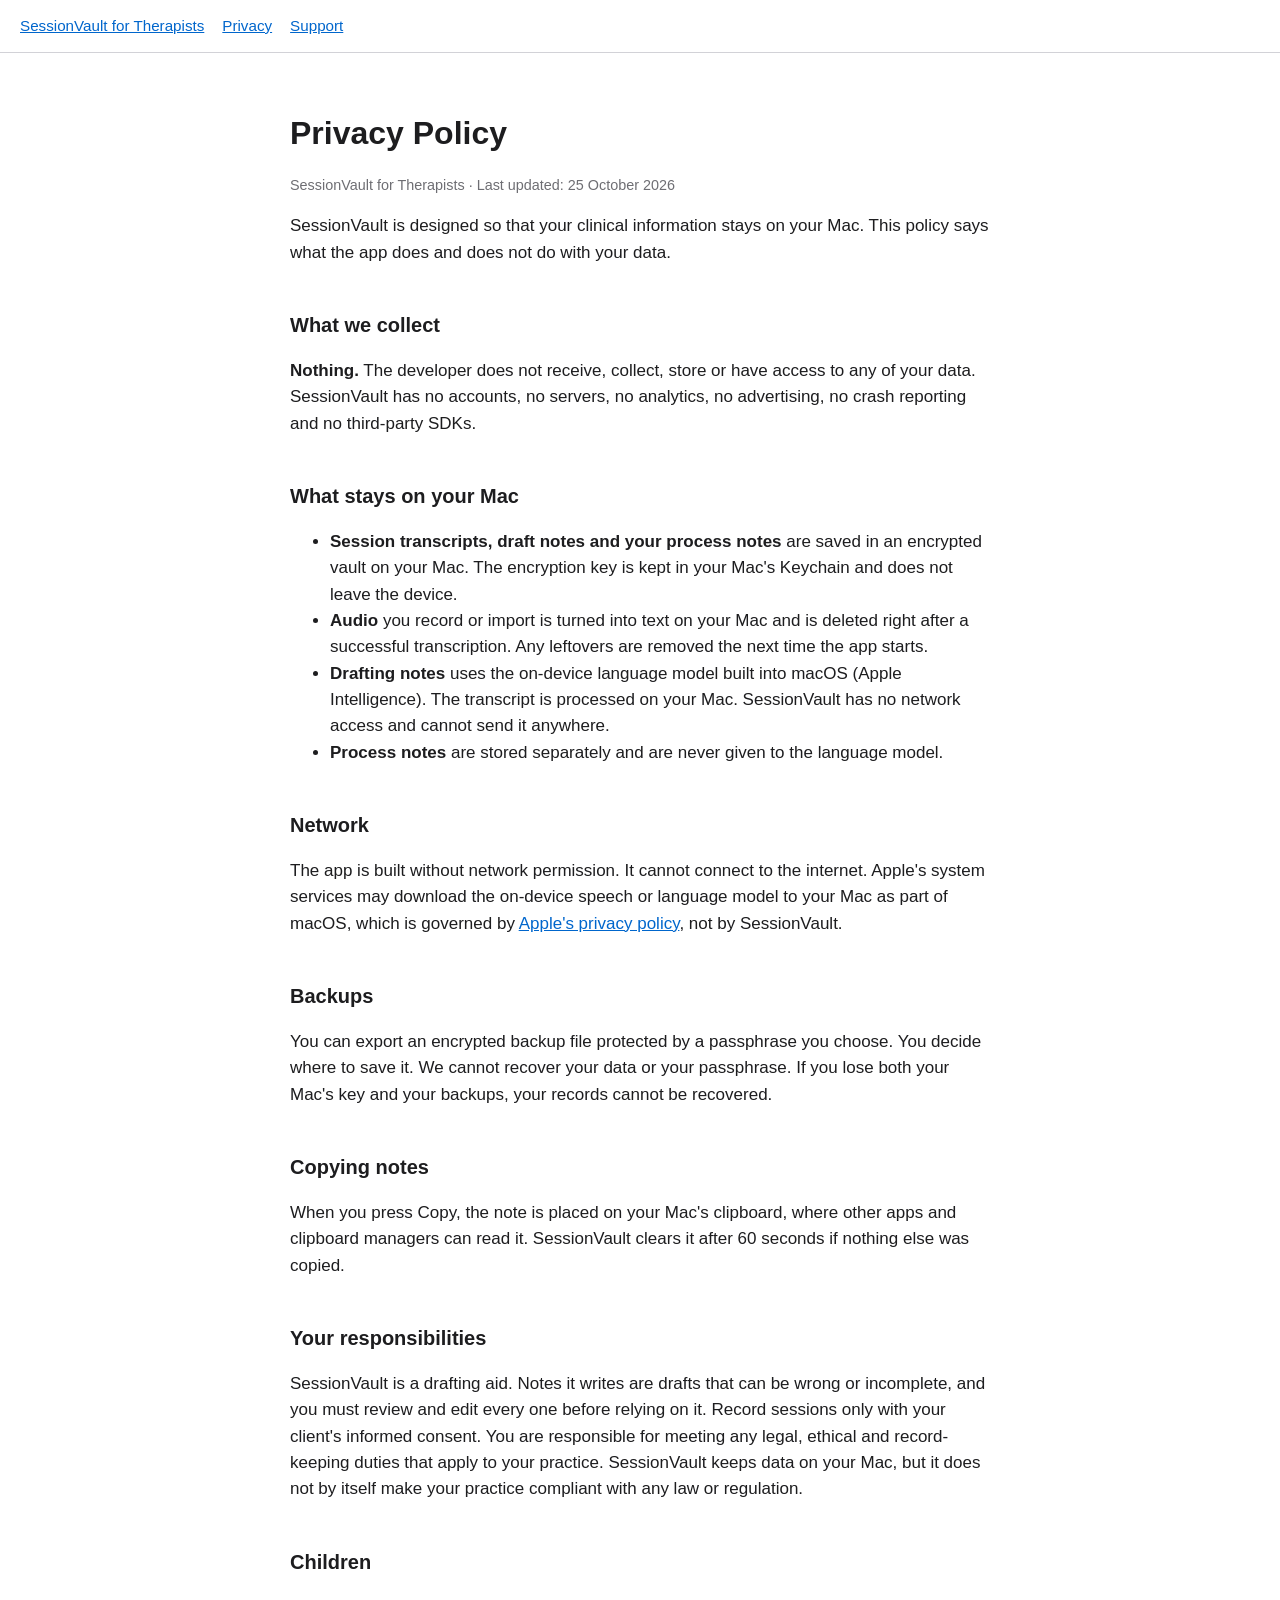
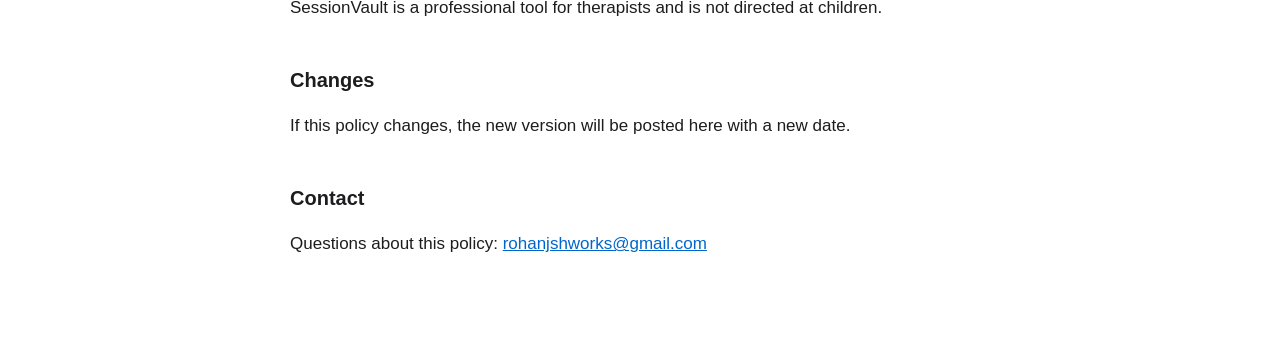
<file: sessionvault/privacy.html>
<!doctype html>
<html lang="en"><head><meta charset="utf-8"><meta name="viewport" content="width=device-width,initial-scale=1">
<title>Privacy Policy – SessionVault for Therapists</title><link rel="stylesheet" href="style.css"></head>
<body><nav><a href="index.html">SessionVault for Therapists</a><a href="privacy.html">Privacy</a><a href="support.html">Support</a></nav>
<main>
<h1>Privacy Policy</h1>
<p class="muted">SessionVault for Therapists · Last updated: 25 October 2026</p>

<p>SessionVault is designed so that your clinical information stays on your Mac. This policy says what the app does and does not do with your data.</p>

<h2>What we collect</h2>
<p><strong>Nothing.</strong> The developer does not receive, collect, store or have access to any of your data. SessionVault has no accounts, no servers, no analytics, no advertising, no crash reporting and no third-party SDKs.</p>

<h2>What stays on your Mac</h2>
<ul>
<li><strong>Session transcripts, draft notes and your process notes</strong> are saved in an encrypted vault on your Mac. The encryption key is kept in your Mac's Keychain and does not leave the device.</li>
<li><strong>Audio</strong> you record or import is turned into text on your Mac and is deleted right after a successful transcription. Any leftovers are removed the next time the app starts.</li>
<li><strong>Drafting notes</strong> uses the on-device language model built into macOS (Apple Intelligence). The transcript is processed on your Mac. SessionVault has no network access and cannot send it anywhere.</li>
<li><strong>Process notes</strong> are stored separately and are never given to the language model.</li>
</ul>

<h2>Network</h2>
<p>The app is built without network permission. It cannot connect to the internet. Apple's system services may download the on-device speech or language model to your Mac as part of macOS, which is governed by <a href="https://www.apple.com/legal/privacy/">Apple's privacy policy</a>, not by SessionVault.</p>

<h2>Backups</h2>
<p>You can export an encrypted backup file protected by a passphrase you choose. You decide where to save it. We cannot recover your data or your passphrase. If you lose both your Mac's key and your backups, your records cannot be recovered.</p>

<h2>Copying notes</h2>
<p>When you press Copy, the note is placed on your Mac's clipboard, where other apps and clipboard managers can read it. SessionVault clears it after 60 seconds if nothing else was copied.</p>

<h2>Your responsibilities</h2>
<p>SessionVault is a drafting aid. Notes it writes are drafts that can be wrong or incomplete, and you must review and edit every one before relying on it. Record sessions only with your client's informed consent. You are responsible for meeting any legal, ethical and record-keeping duties that apply to your practice. SessionVault keeps data on your Mac, but it does not by itself make your practice compliant with any law or regulation.</p>

<h2>Children</h2>
<p>SessionVault is a professional tool for therapists and is not directed at children.</p>

<h2>Changes</h2>
<p>If this policy changes, the new version will be posted here with a new date.</p>

<h2>Contact</h2>
<p>Questions about this policy: <a href="mailto:rohanjshworks@gmail.com">rohanjshworks@gmail.com</a></p>
</main></body></html>
</file>
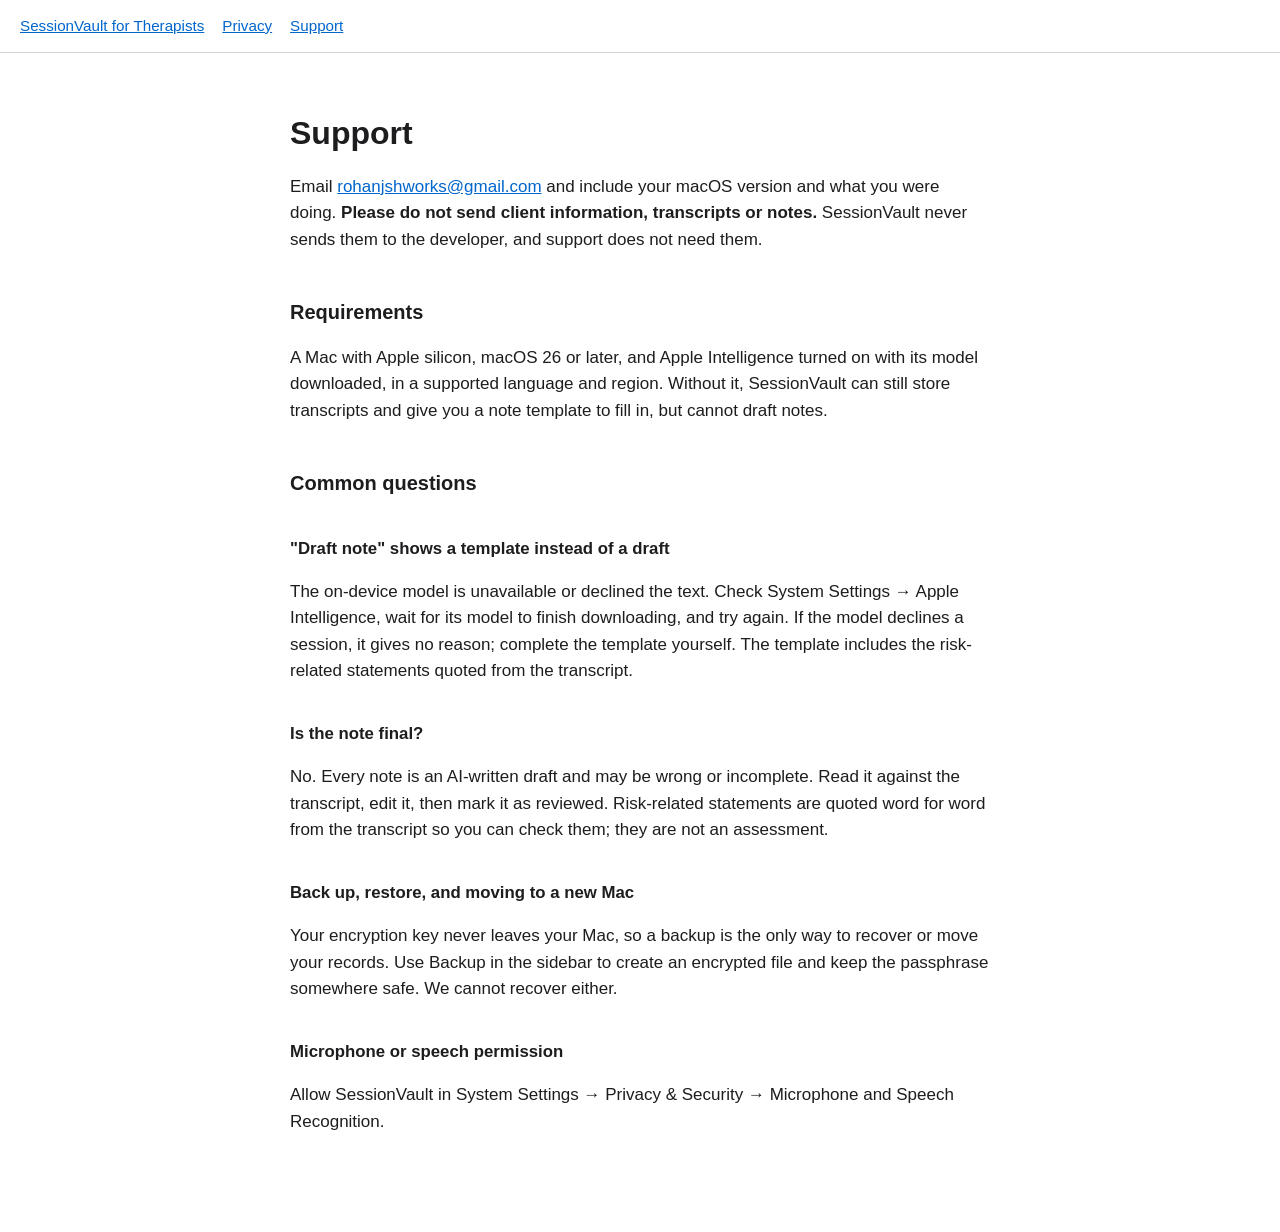
<file: sessionvault/support.html>
<!doctype html>
<html lang="en"><head><meta charset="utf-8"><meta name="viewport" content="width=device-width,initial-scale=1">
<title>Support – SessionVault for Therapists</title><link rel="stylesheet" href="style.css"></head>
<body><nav><a href="index.html">SessionVault for Therapists</a><a href="privacy.html">Privacy</a><a href="support.html">Support</a></nav>
<main>
<h1>Support</h1>
<p>Email <a href="mailto:rohanjshworks@gmail.com">rohanjshworks@gmail.com</a> and include your macOS version and what you were doing. <strong>Please do not send client information, transcripts or notes.</strong> SessionVault never sends them to the developer, and support does not need them.</p>

<h2>Requirements</h2>
<p>A Mac with Apple silicon, macOS 26 or later, and Apple Intelligence turned on with its model downloaded, in a supported language and region. Without it, SessionVault can still store transcripts and give you a note template to fill in, but cannot draft notes.</p>

<h2>Common questions</h2>
<h2 class="q">"Draft note" shows a template instead of a draft</h2>
<p>The on-device model is unavailable or declined the text. Check System Settings → Apple Intelligence, wait for its model to finish downloading, and try again. If the model declines a session, it gives no reason; complete the template yourself. The template includes the risk-related statements quoted from the transcript.</p>

<h2 class="q">Is the note final?</h2>
<p>No. Every note is an AI-written draft and may be wrong or incomplete. Read it against the transcript, edit it, then mark it as reviewed. Risk-related statements are quoted word for word from the transcript so you can check them; they are not an assessment.</p>

<h2 class="q">Back up, restore, and moving to a new Mac</h2>
<p>Your encryption key never leaves your Mac, so a backup is the only way to recover or move your records. Use Backup in the sidebar to create an encrypted file and keep the passphrase somewhere safe. We cannot recover either.</p>

<h2 class="q">Microphone or speech permission</h2>
<p>Allow SessionVault in System Settings → Privacy &amp; Security → Microphone and Speech Recognition.</p>
</main></body></html>
</file>
<file: style.css>
:root{color-scheme:light dark;--bg:#fff;--fg:#1d1d1f;--muted:#6e6e73;--line:#d2d2d7;--link:#0066cc}
@media (prefers-color-scheme:dark){:root{--bg:#1c1c1e;--fg:#f5f5f7;--muted:#a1a1a6;--line:#3a3a3c;--link:#64a8ff}}
body{margin:0;background:var(--bg);color:var(--fg);font:17px/1.55 -apple-system,BlinkMacSystemFont,"Segoe UI",Roboto,sans-serif}
main{max-width:700px;margin:0 auto;padding:40px 20px 80px}
h1{font-size:2rem;line-height:1.2}h2{font-size:1.25rem;margin-top:2.2em}
a{color:var(--link)}.muted{color:var(--muted);font-size:.9rem}
nav{border-bottom:1px solid var(--line);padding:14px 20px;font-size:.95rem}nav a{margin-right:18px}
</file>
<file: hush/style.css>
:root{color-scheme:light dark;--bg:#fff;--fg:#1d1d1f;--muted:#6e6e73;--line:#d2d2d7;--link:#0066cc}
@media (prefers-color-scheme:dark){:root{--bg:#1c1c1e;--fg:#f5f5f7;--muted:#a1a1a6;--line:#3a3a3c;--link:#64a8ff}}
body{margin:0;background:var(--bg);color:var(--fg);font:17px/1.55 -apple-system,BlinkMacSystemFont,"Segoe UI",Roboto,sans-serif}
main{max-width:700px;margin:0 auto;padding:40px 20px 80px}
h1{font-size:2rem;line-height:1.2}h2{font-size:1.25rem;margin-top:2.2em}
a{color:var(--link)}.muted{color:var(--muted);font-size:.9rem}
nav{border-bottom:1px solid var(--line);padding:14px 20px;font-size:.95rem}nav a{margin-right:18px}
.q{font-size:1.05rem}
</file>
<file: pencilly/home.css>
/* Pencilly landing page. Colour chapters: one flat brand colour per chapter, one serif, one sans.
   System fonts only and no scripts (the CSP allows neither). Every interaction here is CSS. */
:root{
  color-scheme:light dark;
  --paper:#f6f1e9;--card:#fffdf8;--ink:#1f1b16;--muted:#6a6256;
  --ember:#ff9e59;--link:#a64713;--band:#1f1b16;--on-band:#f6f1e9;--on-band-muted:#cfc5b6;
  --serif:"New York",ui-serif,"Iowan Old Style",Georgia,"Times New Roman",serif;
  --sans:-apple-system,BlinkMacSystemFont,"SF Pro Text","Segoe UI",Roboto,sans-serif;
  --m:clamp(16px,3.2vw,40px);--r:24px;--ease:cubic-bezier(.2,.7,.2,1);
  --d1:clamp(2.9rem,7.4vw,8rem);--d2:clamp(2.4rem,5.4vw,5.2rem);--d3:clamp(1.4rem,2.5vw,2.2rem);
  --b:1.1875rem;--sm:.9rem;
}
@media (prefers-color-scheme:dark){:root{
  --paper:#14110d;--card:#1d1913;--ink:#f3eee6;--muted:#a79e91;--link:#ffa565;
  --band:#241f18;--on-band:#f3eee6;--on-band-muted:#bcb2a3;
}}
*,*::before,*::after{box-sizing:border-box}
html{-webkit-text-size-adjust:100%;scroll-padding-top:84px;scroll-behavior:smooth}
body{margin:0;background:var(--paper);color:var(--ink);font:var(--b)/1.55 var(--sans);overflow-x:clip}
img{max-width:100%}
a{color:var(--link);text-underline-offset:4px;text-decoration-thickness:1.5px}
a:focus-visible,summary:focus-visible,.t-btn:focus-visible{outline:3px solid currentColor;outline-offset:4px;border-radius:8px}
.skip{position:absolute;left:12px;top:-60px;background:var(--ink);color:var(--paper);padding:10px 16px;border-radius:999px;z-index:30}
.skip:focus{top:12px}
.vh{position:absolute;opacity:0;width:2px;height:2px;margin:0;pointer-events:none} /* taste-skill-ignore: visually hidden radio */
.in{width:min(100% - 2*var(--m),1360px);margin-inline:auto}
h1,h2,h3{font-family:var(--serif);font-weight:600;text-wrap:balance;margin:0}
p{margin:0}

/* header: a plain bar, always the paper chapter, so the action stays in reach */
.top{position:sticky;top:0;z-index:20;background:var(--paper)}
.bar{display:flex;align-items:center;justify-content:space-between;min-height:68px}
.brand{display:flex;align-items:center;gap:10px;font:600 1.25rem var(--serif);color:var(--ink);text-decoration:none;min-height:44px}
.brand img{border-radius:8px;display:block}
.top nav{display:flex;align-items:center;gap:4px}
.top nav a:not(.btn){display:inline-flex;align-items:center;min-height:44px;padding:0 12px;color:var(--ink);text-decoration:none;font-size:1rem;border-radius:999px;transition:background-color .2s}
.top nav a:not(.btn):hover{background:color-mix(in srgb,var(--ink) 9%,var(--paper))}
@media(max-width:640px){.top nav a.hide-s{display:none}}

/* one button shape: the pill */
.btn{display:inline-flex;align-items:center;justify-content:center;min-height:44px;padding:0 22px;border-radius:999px;background:var(--ember);color:#1f1b16;font-weight:700;text-decoration:none;transition:transform .2s var(--ease),filter .2s}
.btn:hover{filter:brightness(1.06);transform:translateY(-1px)}
.btn:active{transform:scale(.96)}
.btn--sm{margin-left:8px}
.store{display:inline-block;line-height:0;border-radius:10px;transition:transform .25s var(--ease)}
.store:hover{transform:translateY(-2px)}
.store:active{transform:scale(.97)}
.store img{display:block;height:48px;width:auto}

/* type: five steps. display 1, display 2, statement, body, small */
.d-xl{font-size:var(--d1);line-height:.98;letter-spacing:-.035em}
.d-l,.d-m{font-size:var(--d2);line-height:1;letter-spacing:-.03em}
.lead{max-width:30em}
.small{font-size:var(--sm)}
.statement{font:600 var(--d3)/1.25 var(--serif);letter-spacing:-.01em}

/* chapters */
.ch{background:var(--bg);color:var(--fg);padding-block:clamp(72px,10vw,152px);overflow:clip}
.ch a{color:var(--lk)}
.ch--paper{--bg:var(--paper);--fg:var(--ink);--lk:var(--link);--tile:color-mix(in srgb,var(--ink) 7%,var(--paper))}
.ch--ink{--bg:var(--band);--fg:var(--on-band);--lk:var(--ember);--tile:color-mix(in srgb,var(--on-band) 9%,var(--band))}
.ch--ember{--bg:var(--ember);--fg:#1f1b16;--lk:#1f1b16;--tile:color-mix(in srgb,#1f1b16 10%,var(--ember))}
.ch--crop{padding-bottom:0}
.g{display:grid;gap:clamp(36px,5vw,64px) 24px;grid-template-columns:minmax(0,1fr)}
.c-copy>*+*{margin-top:clamp(20px,2.4vw,32px)}
.c-copy>h2+*{margin-top:clamp(20px,2.4vw,32px)}
@media(min-width:960px){
  .g{grid-template-columns:repeat(12,minmax(0,1fr))}
  .ch:not(.ch--crop){min-height:min(88svh,900px)}
}

/* phones, cropped by the chapter's lower edge */
.crop{border-radius:calc(var(--r)*1.6) calc(var(--r)*1.6) 0 0;overflow:hidden;max-height:min(74svh,780px);width:min(100%,420px);margin-inline:auto}
.crop img{display:block;width:100%;height:auto}
.c-shot{align-self:end}
.ch--crop .c-copy{padding-bottom:clamp(8px,6vw,112px)}
@media(max-width:959px){.crop{max-height:min(62svh,560px)}.ch--crop .c-copy{padding-bottom:0}}

/* hero: the headline across the page, the plan beneath it, a field of ember behind the plan */
.hero{background:var(--paper);padding-top:clamp(24px,4.5vw,60px);overflow:clip}
.hero h1{margin-bottom:clamp(24px,3.4vw,48px)}
.hero-grid{position:relative;display:grid;gap:0;grid-template-columns:minmax(0,1fr);isolation:isolate}
.hero-copy{padding-bottom:clamp(36px,5vw,64px)}
.state{font:600 clamp(2.1rem,3.8vw,3.4rem)/1.05 var(--serif);letter-spacing:-.025em;margin-bottom:20px}
.lede{max-width:27em;margin-bottom:28px;font-size:1.4rem;line-height:1.45}
.cta-row{display:flex;flex-wrap:wrap;gap:18px 28px;align-items:center}
.qr{display:none}
.assure{list-style:none;display:flex;flex-wrap:wrap;gap:6px 22px;padding:0;margin:26px 0 0;font-size:var(--sm);font-weight:600}
.hero-field{background:var(--ember);color:#1f1b16;margin-inline:calc(var(--m)*-1);padding:clamp(24px,5vw,48px) var(--m)}
.demo-cap{margin:18px auto 0;max-width:540px;font-size:var(--sm);font-weight:600}
.hov{display:none}
@media(hover:hover){.hov{display:inline}}
@media(min-width:960px){
  .hero-grid{grid-template-columns:minmax(0,1fr) minmax(0,1fr);align-items:stretch}
  .hero-field{position:relative;margin:0;padding:44px 0 40px 56px}
  .hero-field::after{content:"";position:absolute;z-index:-1;top:0;bottom:0;left:100%;width:50vw;background:var(--ember)}
  .hero-copy{display:flex;flex-direction:column;padding:8px 56px clamp(36px,5vw,64px) 0}
  .hero-copy .cta-row{margin-top:auto}
}
@media(min-width:960px) and (hover:hover){
  .qr{display:flex;align-items:center;gap:14px}
  .qr img{display:block;width:88px;height:88px;background:#fffdf8;border-radius:16px;padding:7px}
  .qr p{font-size:var(--sm);line-height:1.4}
}
.rise{animation:rise .9s var(--ease) both;animation-delay:calc(var(--d,0)*90ms)}
.d1{--d:1}.d2{--d:2}.d3{--d:3}.d4{--d:4}
@keyframes rise{from{opacity:0;transform:translateY(18px)}to{opacity:1;transform:none}}

/* the replayed plan, a real fragment of the app */
.demo{width:100%;max-width:540px;margin:0 auto;background:var(--card);color:var(--ink);border-radius:var(--r);padding:clamp(20px,3vw,30px)}
.demo-in{display:grid}
.d-note,.d-day{grid-area:1/1;display:flex;flex-direction:column}
.d-h{font:600 1.4rem/1.15 var(--serif);letter-spacing:-.01em}
.d-sub{margin-top:4px;color:var(--muted);font-size:.88rem}
.d-lines{margin:18px 0 20px;display:grid;gap:7px;align-content:start}
.l{width:fit-content;max-width:100%;font-size:1.03rem;line-height:1.35}
.caret{display:inline-block;width:2px;height:1.05em;margin-left:3px;vertical-align:-.15em;background:var(--link);animation:blink 1s steps(1) infinite}
@keyframes blink{50%{opacity:0}}
.d-btn{display:inline-flex;align-items:center;justify-content:center;min-height:48px;padding:0 24px;border-radius:999px;background:var(--ember);color:#1f1b16;font-weight:700;font-size:.96rem}
.d-bar{display:flex;align-items:center;justify-content:space-between;gap:12px;margin-top:auto}
.d-priv{display:flex;align-items:center;gap:8px;color:var(--muted);font-size:.88rem}
.lk{flex:none}
.d-day{gap:9px}
.d-head{margin-bottom:6px}
.pc{display:grid;grid-template-columns:62px 1fr;gap:14px;align-items:start;padding:12px 16px 12px 12px;border-radius:16px;background:var(--paper);transition:translate .25s var(--ease)}
.pc:hover{translate:0 -3px}
.pc .t{font-weight:600;font-size:.88rem;line-height:1.25;text-align:right;padding-top:2px}
.pc .t small{display:block;color:var(--muted);font-weight:400;font-size:.88rem}
.pc div{border-left:3px solid var(--ember);padding-left:12px}
.pc b{display:block;font-size:1rem;line-height:1.25}
.pc i{display:block;font-style:normal;color:var(--muted);font-size:.88rem;line-height:1.35;margin-top:2px}
.pc--ext{background:color-mix(in srgb,#7f93c0 24%,var(--card))}
.pc--ext div{border-left-color:#7f93c0}
.d-foot{display:grid;margin-top:auto;padding-top:6px}
.d-foot .d-btn{grid-area:1/1;width:100%}
.d-set{background:var(--ink);color:var(--paper)}
.hero-field:hover .demo-in *,.hero-field:hover .demo-in{animation-play-state:paused}

/* capture: the ways in, set large */
.lead+.ways{margin-top:clamp(28px,4vw,48px)}
.ways{margin:0;display:grid;gap:clamp(18px,2vw,26px)}
.ways>div{display:grid;gap:4px 24px}
.ways dt{font:600 var(--d3)/1.1 var(--serif);letter-spacing:-.01em}
.ways dd{margin:0;max-width:30em}
@media(min-width:700px){.ways>div{grid-template-columns:minmax(8em,.32fr) 1fr;align-items:baseline}}
@media(min-width:960px){.c-copy{grid-column:1/8}.c-shot{grid-column:9/13}}

/* understand: pick a phrase, read how Pencilly reads it */
.ch--ember .c-side{align-self:end}
@media(min-width:960px){.ch--ember .c-side{grid-column:9/13}}
.reader{grid-column:1/-1;display:grid;gap:28px 24px;margin-top:clamp(8px,2vw,24px)}
@media(min-width:960px){.reader{grid-template-columns:repeat(12,minmax(0,1fr))}.phrases{grid-column:1/7}.reading{grid-column:7/13}}
.phrases{display:grid;align-content:start}
.phrases label{position:relative;display:block;padding:13px 0 13px 1.5em;cursor:pointer;font:600 var(--d3)/1.15 var(--serif);letter-spacing:-.01em;color:color-mix(in srgb,#1f1b16 74%,var(--ember));transition:color .2s,translate .25s var(--ease)}
.phrases label::before{content:"→";position:absolute;left:0;top:13px;opacity:0;translate:-8px 0;transition:opacity .2s,translate .25s var(--ease)}
.phrases label:hover{color:#1f1b16;translate:6px 0}
.reading{background:var(--card);color:#1f1b16;border-radius:var(--r);padding:clamp(24px,3.4vw,48px);min-height:clamp(280px,32vw,420px);display:grid;align-content:end}
@media(prefers-color-scheme:dark){.reading{color:var(--ink)}}
.r{display:none;animation:fade .3s var(--ease) both}
@keyframes fade{from{opacity:0;transform:translateY(8px)}to{opacity:1;transform:none}}
.r-q{font-size:var(--b);margin-bottom:16px;opacity:.75}
.r-k{font:600 var(--d3)/1.1 var(--serif);letter-spacing:-.01em;font-size:clamp(2.2rem,4.4vw,3.8rem);margin-bottom:10px}
.r-a{font-size:var(--b)}
#ph1:checked~.reading .r1,#ph2:checked~.reading .r2,#ph3:checked~.reading .r3,#ph4:checked~.reading .r4,#ph5:checked~.reading .r5,#ph6:checked~.reading .r6{display:block}
#ph1:checked~.phrases [for=ph1],#ph2:checked~.phrases [for=ph2],#ph3:checked~.phrases [for=ph3],#ph4:checked~.phrases [for=ph4],#ph5:checked~.phrases [for=ph5],#ph6:checked~.phrases [for=ph6]{color:#1f1b16;padding-left:1.5em}
#ph1:checked~.phrases [for=ph1]::before,#ph2:checked~.phrases [for=ph2]::before,#ph3:checked~.phrases [for=ph3]::before,#ph4:checked~.phrases [for=ph4]::before,#ph5:checked~.phrases [for=ph5]::before,#ph6:checked~.phrases [for=ph6]::before{opacity:1;translate:0}
#ph1:focus-visible~.phrases [for=ph1],#ph2:focus-visible~.phrases [for=ph2],#ph3:focus-visible~.phrases [for=ph3],#ph4:focus-visible~.phrases [for=ph4],#ph5:focus-visible~.phrases [for=ph5],#ph6:focus-visible~.phrases [for=ph6]{outline:3px solid #1f1b16;outline-offset:2px;border-radius:6px}

/* tasks */
.trio{display:grid;gap:clamp(28px,3.4vw,44px)}
.trio h3{font-size:var(--d3);line-height:1.15;letter-spacing:-.01em;margin-bottom:8px}
.trio p{max-width:28em}
@media(min-width:960px){.g--rev .c-shot{grid-column:1/6;grid-row:1}.g--rev .c-copy{grid-column:7/13;grid-row:1;align-self:center;padding-bottom:clamp(8px,6vw,112px)}}

/* calendar */
.rules{list-style:none;margin:clamp(24px,3vw,40px) 0 0;padding:0;display:grid;gap:clamp(14px,1.8vw,22px)}
.rules li{position:relative;padding-left:34px;font:600 var(--d3)/1.2 var(--serif);letter-spacing:-.01em}
.rules li::before{content:"";position:absolute;left:2px;top:.5em;width:14px;height:14px;border-radius:4px;background:var(--ember)}
.wide{display:block;width:100%;height:auto;border-radius:var(--r);margin-top:clamp(28px,4vw,48px);max-width:440px}

/* island */
.g--island{align-items:center}
@media(min-width:960px){.g--island .c-copy{grid-column:1/6}.c-stage{grid-column:6/13}}
.c-stage{display:grid;gap:clamp(20px,2.4vw,32px)}
.c-stage figure{margin:0}
.c-stage img{display:block;width:100%;height:auto}
.c-stage figcaption{font-size:var(--sm);font-weight:600;margin-top:12px}
.open{border-radius:58px}.pill{border-radius:999px}.alert{border-radius:26px}
.pair{display:grid;gap:clamp(20px,2.4vw,32px);align-items:center}
@media(min-width:640px){.pair{grid-template-columns:minmax(0,.8fr) minmax(0,1.4fr)}}
.plain{list-style:none;margin:clamp(24px,3vw,36px) 0 0;padding:0;display:grid;gap:16px}
.plain li{max-width:28em}

/* privacy */
.flow{margin:clamp(36px,5vw,64px) 0;display:grid;gap:clamp(24px,3vw,40px)}
.flow-row{display:flex;flex-wrap:wrap;gap:.1em .5em;align-items:baseline;font:600 clamp(1.5rem,3.6vw,3.2rem)/1.15 var(--serif);letter-spacing:-.02em}
.flow-label{flex:0 0 100%;font:700 var(--sm)/1.4 var(--sans);letter-spacing:0}
.flow-row--them{color:color-mix(in srgb,var(--fg) 58%,var(--bg))}
.flow-row--us{color:var(--ember)}
.go{font-weight:400}
.g--priv{align-items:start}
.nos{list-style:none;margin:0;padding:0;display:grid;gap:10px 24px;grid-template-columns:repeat(2,minmax(0,1fr))}
.nos li{font:600 var(--d3)/1.2 var(--serif);letter-spacing:-.01em;position:relative;padding-left:26px}
.nos li::before{content:"";position:absolute;left:0;top:.45em;width:12px;height:12px;border-radius:3px;background:var(--ember)}
@media(min-width:960px){.nos{grid-column:1/9}.g--priv .lead{grid-column:9/13}}

/* pricing: the bigger plan is literally bigger */
.g--price{align-items:end}
.p-head{align-self:start}
.p-head>*+*{margin-top:20px}
.tile{display:flex;flex-direction:column;justify-content:space-between;border-radius:var(--r);overflow:hidden;color:#1f1b16}
.tile--free{background:var(--card);min-height:340px}
.tile--pro{background:var(--ember);min-height:440px}
.t-body{padding:clamp(22px,2.6vw,32px)}
.t-body h3{font-size:var(--d3);letter-spacing:-.01em;margin-bottom:6px}
.price{font:600 clamp(2.6rem,4.6vw,4rem)/1.05 var(--serif);letter-spacing:-.03em;margin-bottom:14px}
.price small{font-size:var(--b);font-weight:400;letter-spacing:0}
.tile--free{color:var(--ink)}
.ch .t-btn{display:block;padding:22px clamp(22px,2.6vw,32px);background:#1f1b16;color:#f6f1e9;font-weight:700;text-decoration:none;transition:background-color .2s,padding .25s var(--ease)}
.t-btn::after{content:" →"}
.ch .t-btn:hover{background:#38302a;padding-left:calc(clamp(22px,2.6vw,32px) + 6px)}
.ch .tile--free .t-btn{background:var(--ink);color:var(--paper)}
@media(prefers-color-scheme:dark){.ch .tile--pro .t-btn{background:#1f1b16;color:#f6f1e9}}
@media(min-width:960px){.p-head{grid-column:1/5}.tile--free{grid-column:5/9;min-height:360px}.tile--pro{grid-column:9/13;min-height:500px}}
@media(max-width:959px){.tile--free,.tile--pro{min-height:0}}

/* faq: filled tiles, one open at a time */
.g--faq{align-items:start}
.f-head>*+*{margin-top:20px}
.f-list{display:grid;gap:8px}
@media(min-width:960px){.f-head{grid-column:1/5;position:sticky;top:104px}.f-list{grid-column:5/13}}
details{background:var(--tile);border-radius:var(--r);transition:background-color .25s}
details:hover{background:color-mix(in srgb,var(--on-band) 14%,var(--band))}
details[open]{background:var(--ember);color:#1f1b16}
details[open] a{color:#1f1b16}
summary{list-style:none;cursor:pointer;position:relative;padding:22px 64px 22px 26px;min-height:72px;font:600 1.3rem/1.3 var(--serif);letter-spacing:-.005em;display:flex;align-items:center}
summary::-webkit-details-marker{display:none}
summary::before,summary::after{content:"";position:absolute;right:26px;top:50%;width:16px;height:3px;margin-top:-1.5px;background:currentColor;border-radius:2px;transition:transform .3s var(--ease)}
summary::after{transform:rotate(90deg)}
details[open] summary::after{transform:rotate(0)}
details p{padding:0 26px 26px;max-width:38em;animation:fade .3s var(--ease) both}

/* at a glance */
.g--facts{align-items:start}
.facts{margin:0;display:grid;gap:clamp(22px,2.6vw,32px)}
.facts>div{display:grid;gap:4px 24px}
.facts dt{font:600 var(--d3)/1.2 var(--serif);letter-spacing:-.01em}
.facts dd{margin:0;max-width:34em}
.f-note{margin-top:8px}
@media(min-width:700px){.facts>div{grid-template-columns:minmax(8em,.3fr) 1fr;align-items:baseline}}
@media(min-width:960px){.g--facts h2{grid-column:1/5}.facts{grid-column:5/13}.f-note{grid-column:5/13}}

/* closer */
.closer .in{display:grid;gap:clamp(28px,4vw,56px)}
.closer h2{max-width:11em}
.closer-row{display:flex;flex-wrap:wrap;gap:20px 40px;align-items:center;justify-content:space-between}
.closer .get{line-height:0}

/* footer: the name comes back at full width, cropped by the page's last edge */
.foot{background:var(--band);color:var(--on-band);padding-top:clamp(40px,6vw,88px);overflow:hidden}
.foot-row{display:flex;flex-wrap:wrap;gap:12px 40px;justify-content:space-between;align-items:center}
.foot nav{display:flex;flex-wrap:wrap;gap:4px 8px}
.foot nav a{display:inline-flex;align-items:center;min-height:44px;padding:0 14px 0 0;color:var(--on-band);font-weight:600;text-decoration:none;transition:color .2s}
.foot nav a:hover{color:var(--ember)}
.foot-row p{font-size:var(--sm);color:var(--on-band-muted)}
.mark{display:block;font:600 clamp(4rem,28.4vw,27rem)/.8 var(--serif);letter-spacing:-.05em;color:var(--ember);margin:clamp(24px,3vw,48px) 0 -.17em;white-space:nowrap;user-select:none}

/* hero demo timeline (generated, 18s loop) */
@keyframes noteLife{0%{opacity:0;transform:translateY(10px)}2.78%{opacity:1;transform:none}35%{opacity:1;transform:none}38.33%,100%{opacity:0;transform:translateY(-14px) scale(.97)}}
@keyframes dayLife{0%,37.78%{opacity:0;transform:translateY(12px)}41.11%{opacity:1;transform:none}93.33%{opacity:1;transform:none}97.78%,100%{opacity:0;transform:translateY(-8px)}}
@keyframes typ0{0%,3.33%{clip-path:inset(0 100% 0 0)}5.67%,100%{clip-path:inset(0 0 0 0)}}
@keyframes typ1{0%,6.11%{clip-path:inset(0 100% 0 0)}8.44%,100%{clip-path:inset(0 0 0 0)}}
@keyframes typ2{0%,8.89%{clip-path:inset(0 100% 0 0)}11.22%,100%{clip-path:inset(0 0 0 0)}}
@keyframes typ3{0%,11.67%{clip-path:inset(0 100% 0 0)}14%,100%{clip-path:inset(0 0 0 0)}}
@keyframes typ4{0%,14.44%{clip-path:inset(0 100% 0 0)}16.78%,100%{clip-path:inset(0 0 0 0)}}
@keyframes typ5{0%,17.22%{clip-path:inset(0 100% 0 0)}19.56%,100%{clip-path:inset(0 0 0 0)}}
@keyframes typ6{0%,20%{clip-path:inset(0 100% 0 0)}22.33%,100%{clip-path:inset(0 0 0 0)}}
@keyframes typ7{0%,22.78%{clip-path:inset(0 100% 0 0)}25.11%,100%{clip-path:inset(0 0 0 0)}}
@keyframes pcx{0%,41.11%{opacity:0;transform:translateY(14px) scale(.98)}43.33%,100%{opacity:1;transform:none}}
@keyframes pc1{0%,44.44%{opacity:0;transform:translateY(14px) scale(.98)}47.22%,100%{opacity:1;transform:none}}
@keyframes pc2{0%,47.78%{opacity:0;transform:translateY(14px) scale(.98)}50.56%,100%{opacity:1;transform:none}}
@keyframes pc3{0%,51.11%{opacity:0;transform:translateY(14px) scale(.98)}53.89%,100%{opacity:1;transform:none}}
@keyframes pc4{0%,54.44%{opacity:0;transform:translateY(14px) scale(.98)}57.22%,100%{opacity:1;transform:none}}
@keyframes planBtn{0%,27.22%{opacity:0;transform:translateY(8px)}29.44%{opacity:1;transform:none}32.5%{transform:none;filter:none}33.33%{transform:scale(.94);filter:brightness(.94)}34.44%,100%{opacity:1;transform:none;filter:none}}
@keyframes addBtn{0%,60%{opacity:0;transform:translateY(8px)}62.22%{opacity:1;transform:none;filter:none}66.67%{transform:none;filter:none}67.5%{transform:scale(.96);filter:brightness(.94)}68.61%{opacity:1;transform:none;filter:none}70.56%,100%{opacity:0;transform:scale(.98)}}
@keyframes setBtn{0%,70%{opacity:0;transform:scale(.96)}72.22%,100%{opacity:1;transform:none}}
.l0{animation:typ0 18.0s steps(16,end) infinite both}
.l1{animation:typ1 18.0s steps(16,end) infinite both}
.l2{animation:typ2 18.0s steps(16,end) infinite both}
.l3{animation:typ3 18.0s steps(16,end) infinite both}
.l4{animation:typ4 18.0s steps(16,end) infinite both}
.l5{animation:typ5 18.0s steps(16,end) infinite both}
.l6{animation:typ6 18.0s steps(16,end) infinite both}
.l7{animation:typ7 18.0s steps(16,end) infinite both}
.pcx{animation:pcx 18.0s cubic-bezier(.2,.7,.2,1) infinite both}
.pc1{animation:pc1 18.0s cubic-bezier(.2,.7,.2,1) infinite both}
.pc2{animation:pc2 18.0s cubic-bezier(.2,.7,.2,1) infinite both}
.pc3{animation:pc3 18.0s cubic-bezier(.2,.7,.2,1) infinite both}
.pc4{animation:pc4 18.0s cubic-bezier(.2,.7,.2,1) infinite both}
.d-plan{animation:planBtn 18.0s ease-out infinite both}
.d-add{animation:addBtn 18.0s ease-out infinite both}.d-set{animation:setBtn 18.0s cubic-bezier(.2,.7,.2,1) infinite both}
.d-note{animation:noteLife 18.0s ease-in-out infinite both}.d-day{animation:dayLife 18.0s ease-in-out infinite both}

/* scroll-driven entrances. Content is visible by default; browsers without scroll timelines just show it. */
@supports (animation-timeline:view()){
  .rv{animation:rv linear both;animation-timeline:view();animation-range:entry 4% entry 52%}
  .shot-rise{animation:shotrise linear both;animation-timeline:view();animation-range:entry 0% entry 80%}
}
@keyframes rv{from{opacity:0;transform:translateY(26px)}to{opacity:1;transform:none}}
@keyframes shotrise{from{transform:translateY(72px)}to{transform:none}}

@media (prefers-reduced-motion:reduce){
  html{scroll-behavior:auto}
  *,*::before,*::after{animation:none!important;transition:none!important}
  .d-note,.d-add,.caret{display:none}
}

/* phone crops on the paper chapter get a flat ink edge, so the screen reads as a device */
.ch--paper .crop{background:#1f1b16;padding:10px 10px 0;border-radius:calc(var(--r)*1.6 + 10px) calc(var(--r)*1.6 + 10px) 0 0}
.ch--paper .crop img{border-radius:calc(var(--r)*1.6) calc(var(--r)*1.6) 0 0}
/* the calendar day is the tall one: let it run the full height of its column */
@media(min-width:960px){#calendar .c-shot{grid-column:8/13}#calendar .crop{width:100%;max-height:none}}
@media(max-width:959px){.reading{order:-1;min-height:220px}}

/* depth: scroll-driven parallax (transform only; content is fully visible without it) */
.price{font-size:clamp(3rem,5.4vw,4.8rem)}
@supports (animation-timeline:view()){
  /* the app screen scrolls inside its frame as the page scrolls past */
  .crop img{animation:screen linear both;animation-timeline:view();animation-range:cover 0% cover 100%}
  #calendar .crop img{animation:none}
  /* Island captures sit at three depths */
  .depth .open{animation:d-slow linear both;animation-timeline:view();animation-range:cover}
  .depth .pill{animation:d-fast linear both;animation-timeline:view();animation-range:cover}
  .depth .alert{animation:d-mid linear both;animation-timeline:view();animation-range:cover}
  /* the privacy answer is drawn in as it arrives */
  .flow-row--us{animation:draw linear both;animation-timeline:view();animation-range:entry 10% entry 90%}
  .flow-row--them{animation:fadeout linear both;animation-timeline:view();animation-range:entry 10% cover 60%}
  /* the footer name rises into place */
  .mark{animation:markrise linear both;animation-timeline:view();animation-range:entry 0% entry 100%}
  /* the plan in the hero drifts against the page */
  .demo{animation:rise .9s var(--ease) both,heroDrift linear both;animation-delay:.18s,0s;animation-timeline:auto,scroll(root);animation-range:normal,0 700px}
}
@keyframes screen{from{transform:translateY(0)}to{transform:translateY(-14%)}}
@keyframes d-slow{from{transform:translateY(18px)}to{transform:translateY(-18px)}}
@keyframes d-mid{from{transform:translateY(34px)}to{transform:translateY(-24px)}}
@keyframes d-fast{from{transform:translateY(48px)}to{transform:translateY(-32px)}}
@keyframes draw{from{clip-path:inset(0 100% 0 0)}to{clip-path:inset(0 0 0 0)}}
@keyframes fadeout{from{opacity:1}to{opacity:.55}}
@keyframes markrise{from{transform:translateY(38%)}to{transform:none}}
@keyframes heroDrift{from{translate:0 0}to{translate:0 56px}}
</file>
<file: sessionvault/style.css>
:root{color-scheme:light dark;--bg:#fff;--fg:#1d1d1f;--muted:#6e6e73;--line:#d2d2d7;--link:#0066cc}
@media (prefers-color-scheme:dark){:root{--bg:#1c1c1e;--fg:#f5f5f7;--muted:#a1a1a6;--line:#3a3a3c;--link:#64a8ff}}
body{margin:0;background:var(--bg);color:var(--fg);font:17px/1.55 -apple-system,BlinkMacSystemFont,"Segoe UI",Roboto,sans-serif}
main{max-width:700px;margin:0 auto;padding:40px 20px 80px}
h1{font-size:2rem;line-height:1.2}h2{font-size:1.25rem;margin-top:2.2em}
a{color:var(--link)}.muted{color:var(--muted);font-size:.9rem}
nav{border-bottom:1px solid var(--line);padding:14px 20px;font-size:.95rem}nav a{margin-right:18px}
.q{font-size:1.05rem}
</file>
<file: pencilly/site.css>
/* Pencilly site. Warm paper, ink, one ember accent. System fonts only (CSP blocks external fonts). */
:root{
  color-scheme:light dark;
  --paper:#f6f1e9;--card:#fffdf8;--ink:#1f1b16;--muted:#6a6256;--line:#e3dccf;
  --ember:#ff9e59;--on-ember:#1f1b16;--on-ember-muted:#3d2616;--link:#a64713;--focus:#a64713;
  --band:#1f1b16;--on-band:#f6f1e9;--on-band-muted:#cfc5b6;--shade:rgba(31,27,22,.4);
  --serif:"New York",ui-serif,"Iowan Old Style",Georgia,"Times New Roman",serif;
  --sans:-apple-system,BlinkMacSystemFont,"SF Pro Text","Segoe UI",Roboto,sans-serif;
}
@media (prefers-color-scheme:dark){:root{
  --paper:#14110d;--card:#1d1913;--ink:#f3eee6;--muted:#a79e91;--line:#2f2922;
  --link:#ffa565;--focus:#ffa565;--band:#241f18;--on-band:#f3eee6;--on-band-muted:#bcb2a3;--shade:rgba(0,0,0,.6);
}}
*,*::before,*::after{box-sizing:border-box}
html{-webkit-text-size-adjust:100%}
body{margin:0;background:var(--paper);color:var(--ink);font:17px/1.6 var(--sans)}
img{max-width:100%}
a{color:var(--link);text-underline-offset:3px}
a:focus-visible,summary:focus-visible{outline:3px solid var(--focus);outline-offset:3px;border-radius:6px}
.skip{position:absolute;left:12px;top:-60px;background:var(--ink);color:var(--paper);padding:10px 16px;border-radius:10px;z-index:10}
.skip:focus{top:12px}
.wrap{max-width:1080px;margin:0 auto;padding:0 20px}

/* header and footer */
.top .wrap{display:flex;align-items:center;justify-content:space-between;min-height:68px}
.brand{display:flex;align-items:center;gap:10px;font:600 1.2rem var(--serif);color:var(--ink);text-decoration:none;min-height:44px}
.brand img{border-radius:8px;display:block}
.top nav{display:flex;align-items:center;gap:2px}
.top nav a{display:inline-flex;align-items:center;min-height:44px;padding:0 10px;color:var(--ink);text-decoration:none;font-size:.95rem;border-radius:10px}
.top nav a:hover{background:var(--line)}
.top nav a.cta{background:var(--ember);color:var(--on-ember);font-weight:600;padding:0 16px;margin-left:6px;border-radius:999px;min-height:40px}
.top nav a.cta:hover{background:var(--ember);filter:brightness(1.05)}
@media(max-width:640px){.top nav a.hide-s{display:none}}
.foot{border-top:1px solid var(--line);padding:40px 0 56px;font-size:.95rem}
.foot .wrap{display:grid;gap:24px}
@media(min-width:760px){.foot .wrap{grid-template-columns:1fr auto;align-items:start}}
.foot nav{display:flex;flex-wrap:wrap;gap:4px 8px}
.foot nav a{display:inline-flex;align-items:center;min-height:44px;padding:0 10px;color:var(--ink);text-decoration:none;border-radius:10px}
.foot nav a:hover{background:var(--line)}
.foot p{margin:6px 0 0;color:var(--muted)}

/* type */
h1,h2,h3{font-family:var(--serif);font-weight:600;text-wrap:balance}
.display{font-size:clamp(2.5rem,7vw,4rem);line-height:1.04;letter-spacing:-.018em;margin:0 0 20px}
.title{font-size:clamp(1.8rem,4.6vw,2.7rem);line-height:1.1;letter-spacing:-.012em;margin:0 0 14px}
.sub{color:var(--muted);font-size:1.08rem;max-width:38em;margin:0 0 40px}
.eyebrow{font-size:.8rem;letter-spacing:.09em;text-transform:uppercase;color:var(--muted);margin:0 0 16px;font-weight:700}
.lede{font-size:1.22rem;line-height:1.5;max-width:33em;margin:0 0 28px}
.muted{color:var(--muted);font-size:.92rem}

/* store badge (Apple artwork, unaltered) */
.store{display:inline-block;line-height:0;border-radius:10px}
.store img{display:block;height:48px;width:auto}
.get{margin:28px 0 0}

/* hero */
.hero{padding:40px 0 80px;overflow:hidden}
.hero-grid{display:grid;gap:48px;align-items:center}
@media(min-width:960px){.hero{padding:76px 0 104px}.hero-grid{grid-template-columns:1.12fr .88fr;gap:56px}}
.hero .eyebrow{display:flex;align-items:center;gap:10px}
.hero .eyebrow::before{content:"";width:9px;height:9px;border-radius:50%;background:var(--ember);box-shadow:0 0 0 5px rgba(255,158,89,.22)}
.display .ln{display:block}
.display em{font-style:italic;color:var(--link);font-weight:600}
.hero .display{font-size:clamp(2.35rem,5.6vw,3.55rem);line-height:1.06}
.cta-row{display:flex;flex-wrap:wrap;gap:18px 26px;align-items:center}
.assure{list-style:none;display:flex;flex-wrap:wrap;gap:8px 22px;padding:0;margin:24px 0 0;color:var(--muted);font-size:.93rem}
.assure li{position:relative;padding-left:24px}
.assure li::before{content:"";position:absolute;left:1px;top:.5em;width:12px;height:7px;border-left:2px solid var(--link);border-bottom:2px solid var(--link);transform:rotate(-45deg)}
.qr{display:none}
@media(min-width:960px) and (hover:hover){.qr{display:flex;align-items:center;gap:14px;padding-left:26px;border-left:1px solid var(--line)}.qr img{display:block;width:88px;height:88px;background:#fffdf8;border-radius:14px;padding:7px;border:1px solid var(--line)}.qr p{margin:0;font-size:.86rem;line-height:1.4;color:var(--muted)}.qr strong{color:var(--ink);font-size:.95rem}}
.rise{animation:rise .85s cubic-bezier(.2,.7,.2,1) both;animation-delay:calc(var(--d,0)*90ms)}
.d1{--d:1}.d2{--d:2}.d3{--d:3}.d4{--d:4}.d5{--d:5}
@keyframes rise{from{opacity:0;transform:translateY(16px)}to{opacity:1;transform:none}}

/* hero demo: a real plan, replayed. Pure CSS, pauses on hover. */
.hero-demo{position:relative;width:100%;max-width:540px;margin:0 auto}
.glow{position:absolute;inset:-14% -10% -8%;background:radial-gradient(closest-side,rgba(255,158,89,.42),rgba(255,158,89,0) 72%);animation:glow 9s ease-in-out infinite alternate;z-index:0}
@keyframes glow{from{opacity:.65;transform:scale(.97)}to{opacity:1;transform:scale(1.03)}}
.demo{position:relative;z-index:1;display:grid;background:var(--card);border:1px solid var(--line);border-radius:30px;padding:24px;box-shadow:0 50px 90px -46px var(--shade),inset 0 1px 0 rgba(255,255,255,.5)}
.d-note,.d-day{grid-area:1/1;display:flex;flex-direction:column}
.d-h{font:600 1.55rem/1.15 var(--serif);margin:0;letter-spacing:-.01em}
.d-sub{margin:4px 0 0;color:var(--muted);font-size:.86rem}
.d-lines{margin:18px 0 20px;display:grid;gap:7px;align-content:start}
.l{width:fit-content;max-width:100%;font-size:1.03rem;line-height:1.35}
.caret{display:inline-block;width:2px;height:1.05em;margin-left:3px;vertical-align:-.15em;background:var(--link);animation:blink 1s steps(1) infinite}
@keyframes blink{50%{opacity:0}}
.d-btn{display:inline-flex;align-items:center;justify-content:center;min-height:48px;padding:0 24px;border-radius:999px;background:var(--ember);color:var(--on-ember);font-weight:700;font-size:.96rem}
.d-bar{display:flex;align-items:center;justify-content:space-between;gap:12px;margin-top:auto}
.d-priv{display:flex;align-items:center;gap:8px;margin:0;color:var(--muted);font-size:.84rem}
.lk{flex:none}
.d-day{gap:9px}
.d-head{margin-bottom:6px}
.pc{display:grid;grid-template-columns:62px 1fr;gap:14px;align-items:start;padding:12px 16px 12px 12px;border-radius:16px;background:var(--paper);border:1px solid var(--line);transition:translate .25s ease,box-shadow .25s ease}
.pc:hover{translate:0 -3px;box-shadow:0 14px 28px -18px var(--shade)}
.pc .t{font-weight:600;font-size:.86rem;line-height:1.25;text-align:right;padding-top:2px}
.pc .t small{display:block;color:var(--muted);font-weight:400;font-size:.78rem}
.pc div{border-left:3px solid var(--ember);padding-left:12px}
.pc b{display:block;font-size:1rem;line-height:1.25}
.pc i{display:block;font-style:normal;color:var(--muted);font-size:.8rem;line-height:1.35;margin-top:2px}
.pc--ext{background:transparent;border-style:dashed}
.pc--ext div{border-left-color:#7f93c0}
.d-foot{display:grid;margin-top:auto;padding-top:6px}
.d-foot .d-btn{grid-area:1/1;width:100%}
.d-set{background:var(--ink);color:var(--paper)}
.demo-cap{position:relative;z-index:1;margin:16px 0 0;text-align:center;color:var(--muted);font-size:.85rem}
.hov{display:none}
@media(hover:hover){.hov{display:inline}}
.hero-demo:hover .demo *,.hero-demo:hover .demo{animation-play-state:paused}

/* hero demo timeline (generated, 18s loop) */
@keyframes noteLife{0%{opacity:0;transform:translateY(10px)}2.78%{opacity:1;transform:none}35%{opacity:1;transform:none}38.33%,100%{opacity:0;transform:translateY(-14px) scale(.97)}}
@keyframes dayLife{0%,37.78%{opacity:0;transform:translateY(12px)}41.11%{opacity:1;transform:none}93.33%{opacity:1;transform:none}97.78%,100%{opacity:0;transform:translateY(-8px)}}
@keyframes typ0{0%,3.33%{clip-path:inset(0 100% 0 0)}5.67%,100%{clip-path:inset(0 0 0 0)}}
@keyframes typ1{0%,6.11%{clip-path:inset(0 100% 0 0)}8.44%,100%{clip-path:inset(0 0 0 0)}}
@keyframes typ2{0%,8.89%{clip-path:inset(0 100% 0 0)}11.22%,100%{clip-path:inset(0 0 0 0)}}
@keyframes typ3{0%,11.67%{clip-path:inset(0 100% 0 0)}14%,100%{clip-path:inset(0 0 0 0)}}
@keyframes typ4{0%,14.44%{clip-path:inset(0 100% 0 0)}16.78%,100%{clip-path:inset(0 0 0 0)}}
@keyframes typ5{0%,17.22%{clip-path:inset(0 100% 0 0)}19.56%,100%{clip-path:inset(0 0 0 0)}}
@keyframes typ6{0%,20%{clip-path:inset(0 100% 0 0)}22.33%,100%{clip-path:inset(0 0 0 0)}}
@keyframes typ7{0%,22.78%{clip-path:inset(0 100% 0 0)}25.11%,100%{clip-path:inset(0 0 0 0)}}
@keyframes pcx{0%,41.11%{opacity:0;transform:translateY(14px) scale(.98)}43.33%,100%{opacity:1;transform:none}}
@keyframes pc1{0%,44.44%{opacity:0;transform:translateY(14px) scale(.98)}47.22%,100%{opacity:1;transform:none}}
@keyframes pc2{0%,47.78%{opacity:0;transform:translateY(14px) scale(.98)}50.56%,100%{opacity:1;transform:none}}
@keyframes pc3{0%,51.11%{opacity:0;transform:translateY(14px) scale(.98)}53.89%,100%{opacity:1;transform:none}}
@keyframes pc4{0%,54.44%{opacity:0;transform:translateY(14px) scale(.98)}57.22%,100%{opacity:1;transform:none}}
@keyframes planBtn{0%,27.22%{opacity:0;transform:translateY(8px)}29.44%{opacity:1;transform:none}32.5%{transform:none;filter:none}33.33%{transform:scale(.94);filter:brightness(.94)}34.44%,100%{opacity:1;transform:none;filter:none}}
@keyframes addBtn{0%,60%{opacity:0;transform:translateY(8px)}62.22%{opacity:1;transform:none;filter:none}66.67%{transform:none;filter:none}67.5%{transform:scale(.96);filter:brightness(.94)}68.61%{opacity:1;transform:none;filter:none}70.56%,100%{opacity:0;transform:scale(.98)}}
@keyframes setBtn{0%,70%{opacity:0;transform:scale(.96)}72.22%,100%{opacity:1;transform:none}}
.l0{animation:typ0 18.0s steps(16,end) infinite both}
.l1{animation:typ1 18.0s steps(16,end) infinite both}
.l2{animation:typ2 18.0s steps(16,end) infinite both}
.l3{animation:typ3 18.0s steps(16,end) infinite both}
.l4{animation:typ4 18.0s steps(16,end) infinite both}
.l5{animation:typ5 18.0s steps(16,end) infinite both}
.l6{animation:typ6 18.0s steps(16,end) infinite both}
.l7{animation:typ7 18.0s steps(16,end) infinite both}
.pcx{animation:pcx 18.0s cubic-bezier(.2,.7,.2,1) infinite both}
.pc1{animation:pc1 18.0s cubic-bezier(.2,.7,.2,1) infinite both}
.pc2{animation:pc2 18.0s cubic-bezier(.2,.7,.2,1) infinite both}
.pc3{animation:pc3 18.0s cubic-bezier(.2,.7,.2,1) infinite both}
.pc4{animation:pc4 18.0s cubic-bezier(.2,.7,.2,1) infinite both}
.d-plan{animation:planBtn 18.0s ease-out infinite both}
.d-add{animation:addBtn 18.0s ease-out infinite both}.d-set{animation:setBtn 18.0s cubic-bezier(.2,.7,.2,1) infinite both}
.d-note{animation:noteLife 18.0s ease-in-out infinite both}.d-day{animation:dayLife 18.0s ease-in-out infinite both}

/* sections */
.section{padding:84px 0}
.alt{background:var(--card);border-block:1px solid var(--line)}
.split{display:grid;gap:44px;align-items:center}
@media(min-width:900px){.split{grid-template-columns:1fr 1fr;gap:72px}.split--rev>:first-child{order:2}}
.ticks{list-style:none;padding:0;margin:24px 0 0}
.ticks li{position:relative;padding-left:28px;margin:12px 0}
.ticks li::before{content:"";position:absolute;left:2px;top:.62em;width:10px;height:10px;border-radius:3px;background:var(--ember)}

/* bento tiles */
.bento{display:grid;gap:16px}
@media(min-width:800px){.bento{grid-template-columns:repeat(6,1fr)}.t-lg{grid-column:span 3}.t-sm{grid-column:span 2}}
.tile{border-radius:24px;padding:28px;border:1px solid var(--line);background:var(--card);display:flex;flex-direction:column;gap:12px;min-height:240px}
.tile .kicker{font-size:.76rem;font-weight:700;letter-spacing:.09em;text-transform:uppercase;color:var(--muted);margin:0}
.tile q{display:block;font:600 1.5rem/1.2 var(--serif);quotes:none;text-wrap:balance}
.tile p{margin:0;color:var(--muted)}
.tile .sp{margin-top:auto}
.t-lg q{font-size:clamp(1.8rem,3.4vw,2.35rem)}
.tile--ink{background:var(--band);color:var(--on-band);border-color:transparent}
.tile--ink .kicker,.tile--ink p{color:var(--on-band-muted)}
.tile--ember{background:var(--ember);color:var(--on-ember);border-color:transparent}
.tile--ember .kicker,.tile--ember p{color:var(--on-ember-muted)}

/* island stage */
.stage{background:var(--band);border-radius:28px;padding:28px;display:grid;gap:26px;justify-items:center}
.stage figure{margin:0;width:100%}
.stage img{display:block;width:100%;height:auto}
.stage figcaption{color:var(--on-band-muted);font-size:.85rem;margin-top:10px;text-align:center}
.stage .pill{max-width:330px;margin:0 auto;border-radius:999px}
.stage .open{border-radius:46px}
.stage .alert{border-radius:26px}

/* privacy band */
.band{background:var(--band);color:var(--on-band);padding:92px 0}
.band .title{color:var(--on-band)}
.band .sub{color:var(--on-band-muted)}
.band a{color:var(--ember)}
.flow{display:grid;gap:22px;margin:8px 0 36px}
.flow-row{display:flex;flex-wrap:wrap;align-items:center;gap:10px}
.flow-label{flex:0 0 100%;font-size:.76rem;letter-spacing:.09em;text-transform:uppercase;color:var(--on-band-muted);font-weight:700;margin:0}
.node{border:1px solid rgba(246,241,233,.28);border-radius:12px;padding:10px 16px;font-weight:600;color:var(--on-band-muted)}
.go{color:var(--on-band-muted)}
.flow-row--us .node{border-color:var(--ember);color:var(--on-band)}
.flow-row--us .go{color:var(--ember)}
.nos{display:grid;grid-template-columns:repeat(2,1fr);gap:12px;margin:0 0 28px;padding:0;list-style:none}
@media(min-width:700px){.nos{grid-template-columns:repeat(3,1fr)}}
.nos li{border:1px solid rgba(246,241,233,.24);border-radius:14px;padding:14px 16px;font-weight:600}
.fine{margin:20px 0 0;color:var(--muted);font-size:.92rem}
.band .fine{color:var(--on-band-muted)}

/* phrasebook */
.phrases{display:grid;gap:14px}
@media(min-width:760px){.phrases{grid-template-columns:1fr 1fr}}
.phrase{border:1px solid var(--line);border-radius:18px;padding:18px 22px;background:var(--card)}
.phrase q{display:block;font:italic 600 1.3rem/1.25 var(--serif);quotes:none;margin-bottom:4px}
.phrase span{color:var(--muted)}

/* shots */
.shots{display:grid;gap:18px}
.shot{margin:0}
.shot img{display:block;width:100%;height:auto;border-radius:20px;border:1px solid var(--line);box-shadow:0 24px 50px -30px var(--shade);background:var(--card)}

/* cards and pricing */
.grid{display:grid;gap:20px}
@media(min-width:700px){.grid{grid-template-columns:1fr 1fr}}
@media(min-width:900px){.grid3{grid-template-columns:repeat(3,1fr)}}
.card{background:var(--card);border:1px solid var(--line);border-radius:20px;padding:26px}
.alt .card{background:var(--paper)}
.card h3{font-size:1.3rem;line-height:1.2;margin:0 0 8px}
.card p{margin:0;color:var(--muted)}
.plan .price{font:600 2.3rem/1.1 var(--serif);margin:10px 0 4px;color:var(--ink)}
.plan .price small{font:400 1rem var(--sans);color:var(--muted)}
.plan--pro{border:2px solid var(--ember)}
.plan .badge{display:inline-block;font-size:.76rem;font-weight:700;letter-spacing:.05em;text-transform:uppercase;background:var(--ember);color:var(--on-ember);padding:3px 10px;border-radius:999px;margin-bottom:6px}

/* faq */
details{border-top:1px solid var(--line)}
details:last-of-type{border-bottom:1px solid var(--line)}
summary{list-style:none;cursor:pointer;padding:20px 44px 20px 0;position:relative;font:600 1.12rem/1.35 var(--serif);min-height:44px}
summary::-webkit-details-marker{display:none}
summary::after{content:"+";position:absolute;right:6px;top:50%;transform:translateY(-50%);font:400 1.7rem var(--sans);color:var(--link)}
details[open] summary::after{content:"\2013"}
details p{margin:0 0 20px;color:var(--muted);max-width:44em}
dl.facts{display:grid;grid-template-columns:max-content 1fr;gap:12px 28px;margin:0;border-top:1px solid var(--line);padding-top:18px}
dl.facts dt{font-weight:600}dl.facts dd{margin:0;color:var(--muted)}
@media(max-width:560px){dl.facts{grid-template-columns:1fr;gap:2px}dl.facts dd{margin-bottom:14px}}

/* closing call to action */
.closer{text-align:center;padding:96px 0}
.closer .title{margin-inline:auto;max-width:16em}
.closer .sub{margin:0 auto 28px}
.closer .get{margin:0}

/* document pages (guide, privacy, terms, support, 404) */
.doc{max-width:700px;margin:0 auto;padding:48px 20px 96px}
.doc h1{font-size:clamp(2rem,5vw,2.8rem);line-height:1.1;letter-spacing:-.01em;margin:0 0 16px}
.doc h2{font-size:1.5rem;line-height:1.2;margin:2.2em 0 .5em}
.doc h3,.doc .q{font:600 1.1rem/1.3 var(--serif);margin:1.6em 0 .3em}
.doc .lead{font-size:1.2rem;line-height:1.5}
.doc ul,.doc ol{padding-left:1.3em}
.doc li{margin:.45em 0}
.steps-list li{margin:.8em 0}
.one{margin:24px 0}
.one img{display:block;width:100%;max-width:300px;height:auto;border-radius:22px;border:1px solid var(--line);box-shadow:0 24px 50px -30px var(--shade)}

@media (prefers-reduced-motion:reduce){
  .rise,.glow,.demo *,.demo{animation:none!important;transition:none!important}
  .d-note,.d-add,.caret{display:none}
}
</file>
